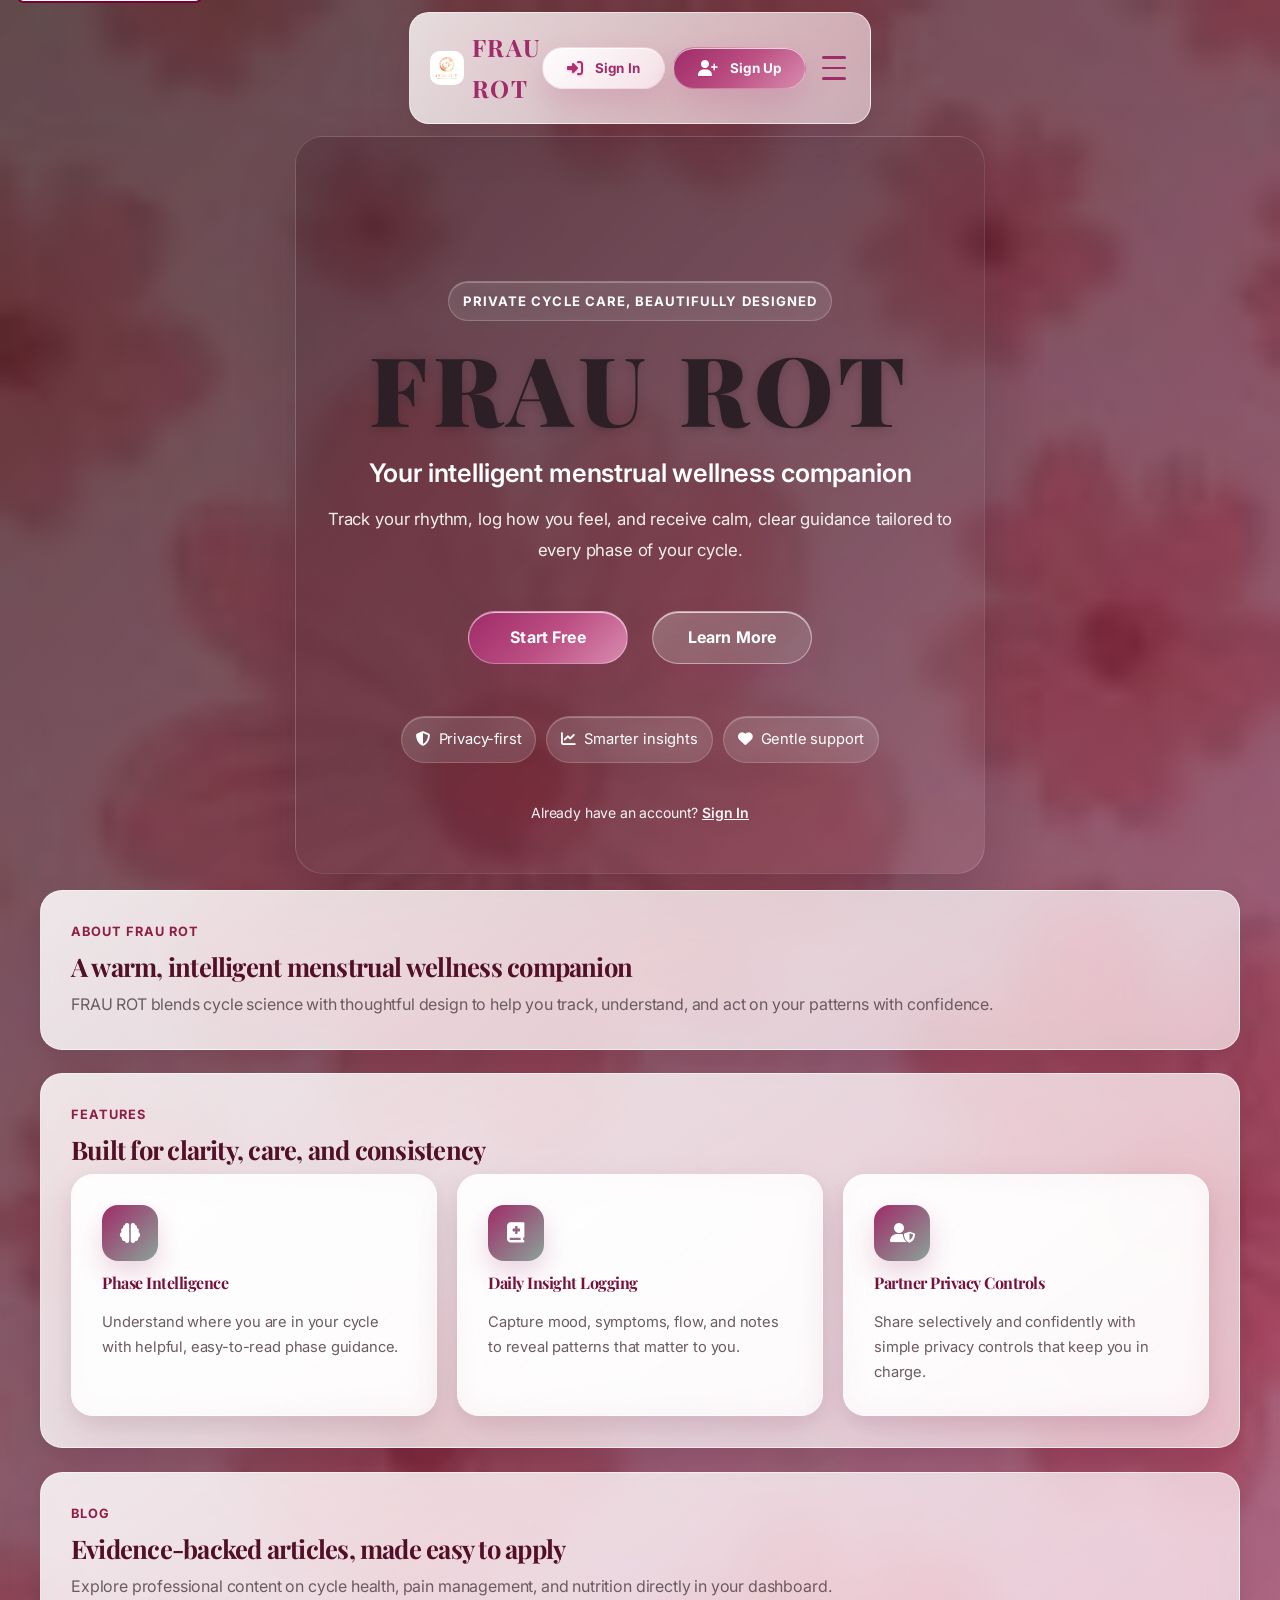
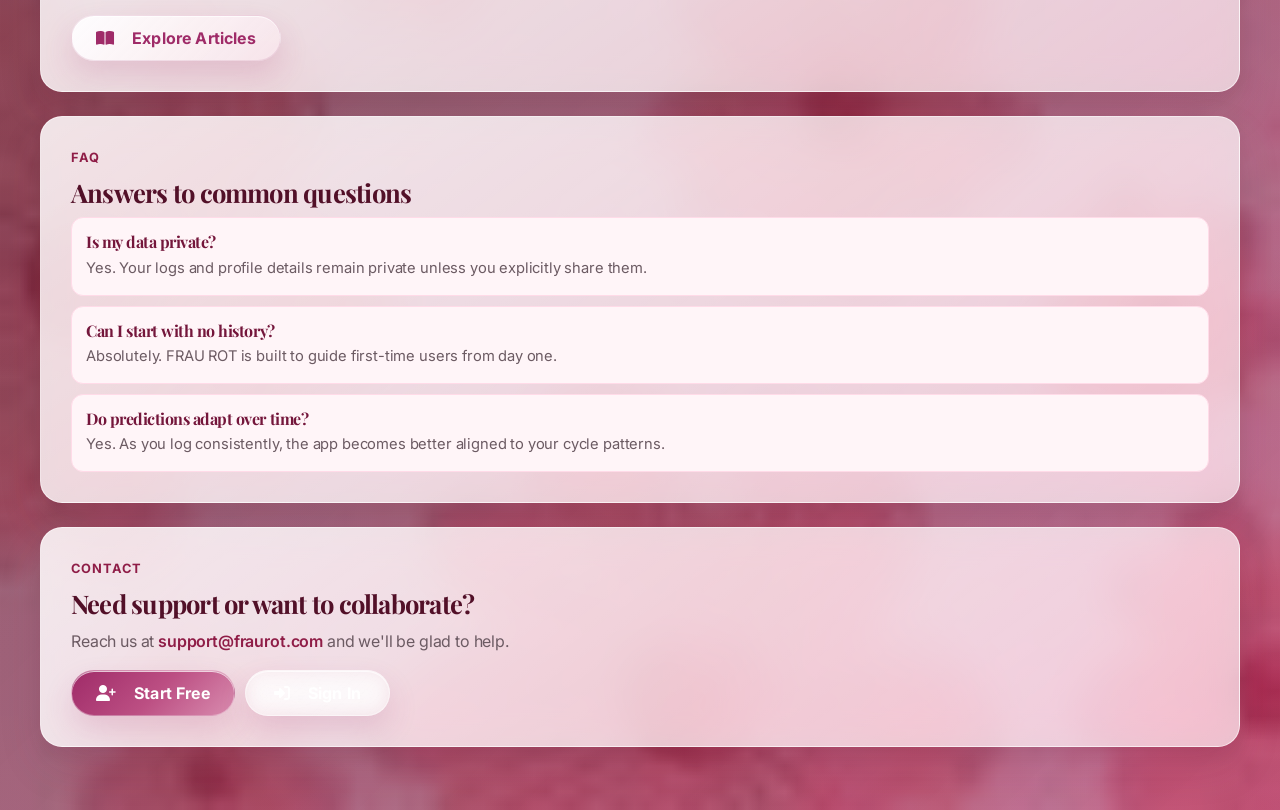
<file: index.html>
<!DOCTYPE html>
<html lang="en">
<head>
  <!--
    document metadata:
    - charset defines text encoding
    - viewport ensures responsive behavior on phones/tablets
    - description is used by search engines
  -->
  <meta charset="UTF-8">
  <meta name="viewport" content="width=device-width, initial-scale=1.0">
  <meta name="description" content="FRAU ROT - Menstrual health app. Guided by nature. Powered by you.">
  <title>FRAU ROT - Menstrual Health Companion</title>

  <!-- Fonts -->
  <link href="https://fonts.googleapis.com/css2?family=Inter:wght@300;400;500;600;700;800&family=Playfair+Display:wght@700;900&display=swap" rel="stylesheet">

  <!-- Font Awesome Icons -->
  <link rel="stylesheet" href="https://cdnjs.cloudflare.com/ajax/libs/font-awesome/6.4.0/css/all.min.css">

  <!-- Styles -->
  <!--
    Main stylesheet lives at src/style.css. This contains all visual styling
    for layout, colors, typography, and components.
  -->
  <link rel="stylesheet" href="src/style.css">
</head>

<body>
  <!--
    Accessibility note:
    - skip-link helps keyboard users jump to main content immediately.
  -->
  <a class="skip-link" href="#hero-page">Skip to main content</a>

  <!-- Page Container: root wrapper for the app; all sections are inside -->
  <div id="app-container" class="app-container">

    <!-- ===================================
         LANDING & AUTH PAGES
         =================================== -->

    <!-- Hero Section -->
    <!--
      The hero section is the first view a user sees.
      It includes navigation and CTA buttons to sign in/up.
      The class .page-section allows JS to show/hide pages via .hidden.
    -->
    <section id="hero-page" class="page-section hero">
      <nav class="navbar">
        <div class="navbar__container">
          <div class="navbar__logo">
            <img src="images/frau rot.jpg" alt="FRAU ROT Logo" width="44" height="44">
            <span class="navbar__brand">FRAU ROT</span>
          </div>
          
          <div class="navbar__menu">
            <a href="index.html" class="navbar__link"><i class="fas fa-home"></i> Home</a>
            <a href="pages/about.html" class="navbar__link"><i class="fas fa-info-circle"></i> About</a>
            <a href="pages/features.html" class="navbar__link"><i class="fas fa-star"></i> Features</a>
            <a href="pages/blog.html" class="navbar__link"><i class="fas fa-book"></i> Blog</a>
            <a href="pages/faq.html" class="navbar__link"><i class="fas fa-question-circle"></i> FAQ</a>
            <a href="pages/contact.html" class="navbar__link"><i class="fas fa-envelope"></i> Contact</a>
          </div>

          <div class="navbar__actions">
            <button type="button" class="navbar__btn navbar__btn--outline" onclick="navigateTo('login-page')">
              <i class="fas fa-sign-in-alt"></i> Sign In
            </button>
            <button type="button" class="navbar__btn navbar__btn--primary" onclick="navigateTo('signup-page')">
              <i class="fas fa-user-plus"></i> Sign Up
            </button>
          </div>

          <button class="navbar__toggle" type="button" aria-label="Toggle navigation menu" aria-expanded="false">
            <span></span>
            <span></span>
            <span></span>
          </button>
        </div>
      </nav>

      <div class="hero__content">
        <!-- Modern hero messaging for the landing experience -->
        <p class="hero__eyebrow">Private cycle care, beautifully designed</p>
        <h1 class="hero__title">FRAU ROT</h1>
        <p class="hero__subtitle">Your intelligent menstrual wellness companion</p>
        <p class="hero__description">Track your rhythm, log how you feel, and receive calm, clear guidance tailored to every phase of your cycle.</p>

        <div class="hero__buttons">
          <button type="button" class="btn btn--primary" onclick="navigateTo('signup-page')">Start Free</button>
          <a href="#landing-features" class="btn btn--secondary" data-scroll-target="landing-features">Learn More</a>
        </div>

        <div class="hero__trustbar" aria-label="Key product benefits">
          <span><i class="fas fa-shield-alt"></i> Privacy-first</span>
          <span><i class="fas fa-chart-line"></i> Smarter insights</span>
          <span><i class="fas fa-heart"></i> Gentle support</span>
        </div>

        <p class="hero__cta-text">Already have an account? <a href="#" onclick="navigateTo('login-page')" class="hero__link">Sign In</a></p>
      </div>

      <div class="landing-sections">
        <section id="landing-about" class="landing-block">
          <p class="landing-kicker">About FRAU ROT</p>
          <h2 class="landing-heading">A warm, intelligent menstrual wellness companion</h2>
          <p class="landing-copy">FRAU ROT blends cycle science with thoughtful design to help you track, understand, and act on your patterns with confidence.</p>
        </section>

        <section id="landing-features" class="landing-block">
          <p class="landing-kicker">Features</p>
          <h2 class="landing-heading">Built for clarity, care, and consistency</h2>
          <div class="landing-feature-grid">
            <article class="landing-feature-card">
              <div class="landing-feature-icon"><i class="fas fa-brain"></i></div>
              <h3>Phase Intelligence</h3>
              <p>Understand where you are in your cycle with helpful, easy-to-read phase guidance.</p>
            </article>
            <article class="landing-feature-card">
              <div class="landing-feature-icon"><i class="fas fa-book-medical"></i></div>
              <h3>Daily Insight Logging</h3>
              <p>Capture mood, symptoms, flow, and notes to reveal patterns that matter to you.</p>
            </article>
            <article class="landing-feature-card">
              <div class="landing-feature-icon"><i class="fas fa-user-shield"></i></div>
              <h3>Partner Privacy Controls</h3>
              <p>Share selectively and confidently with simple privacy controls that keep you in charge.</p>
            </article>
          </div>
        </section>

        <section id="landing-blog" class="landing-block">
          <p class="landing-kicker">Blog</p>
          <h2 class="landing-heading">Evidence-backed articles, made easy to apply</h2>
          <p class="landing-copy">Explore professional content on cycle health, pain management, and nutrition directly in your dashboard.</p>
          <button type="button" class="btn btn--light landing-inline-btn" onclick="navigateTo('articles-page')">
            <i class="fas fa-book-open"></i> Explore Articles
          </button>
        </section>

        <section id="landing-faq" class="landing-block">
          <p class="landing-kicker">FAQ</p>
          <h2 class="landing-heading">Answers to common questions</h2>
          <div class="landing-faq-list">
            <div class="landing-faq-item">
              <h3>Is my data private?</h3>
              <p>Yes. Your logs and profile details remain private unless you explicitly share them.</p>
            </div>
            <div class="landing-faq-item">
              <h3>Can I start with no history?</h3>
              <p>Absolutely. FRAU ROT is built to guide first-time users from day one.</p>
            </div>
            <div class="landing-faq-item">
              <h3>Do predictions adapt over time?</h3>
              <p>Yes. As you log consistently, the app becomes better aligned to your cycle patterns.</p>
            </div>
          </div>
        </section>

        <section id="landing-contact" class="landing-block landing-block--contact">
          <p class="landing-kicker">Contact</p>
          <h2 class="landing-heading">Need support or want to collaborate?</h2>
          <p class="landing-copy">Reach us at <a href="mailto:support@fraurot.com">support@fraurot.com</a> and we'll be glad to help.</p>
          <div class="landing-contact-actions">
            <button type="button" class="btn btn--primary" onclick="navigateTo('signup-page')">
              <i class="fas fa-user-plus"></i> Start Free
            </button>
            <button type="button" class="btn btn--secondary" onclick="navigateTo('login-page')">
              <i class="fas fa-sign-in-alt"></i> Sign In
            </button>
          </div>
        </section>
      </div>
    </section>

    <!-- Sign Up Section -->
    <!--
      This page is hidden by default (class hidden).
      JavaScript switches visible sections (hero, signup, login) as users interact.
    -->
    <section id="signup-page" class="page-section signup hidden">
      <nav class="navbar">
        <div class="navbar__container">
          <div class="navbar__logo">
            <img src="images/frau rot.jpg" alt="FRAU ROT Logo">
            <span class="navbar__brand">FRAU ROT</span>
          </div>
          <div class="navbar__menu">
            <a href="index.html" class="navbar__link"><i class="fas fa-home"></i> Home</a>
            <a href="pages/about.html" class="navbar__link"><i class="fas fa-info-circle"></i> About</a>
            <a href="pages/features.html" class="navbar__link"><i class="fas fa-star"></i> Features</a>
            <a href="pages/blog.html" class="navbar__link"><i class="fas fa-book"></i> Blog</a>
            <a href="pages/faq.html" class="navbar__link"><i class="fas fa-question-circle"></i> FAQ</a>
            <a href="pages/contact.html" class="navbar__link"><i class="fas fa-envelope"></i> Contact</a>
          </div>

          <div class="navbar__actions">
            <button class="navbar__btn navbar__btn--outline" onclick="navigateTo('login-page')">
              <i class="fas fa-sign-in-alt"></i> Sign In
            </button>
            <button class="navbar__btn navbar__btn--primary" onclick="navigateTo('signup-page')">
              <i class="fas fa-user-plus"></i> Sign Up
            </button>
          </div>

          <button class="navbar__toggle" type="button" aria-label="Toggle navigation menu" aria-expanded="false">
            <span></span>
            <span></span>
            <span></span>
          </button>
        </div>
      </nav>

      <div class="container">
        <div class="section-banner">
          <div class="section-banner__text">
            <h2 class="section-title">Hello Beautiful.</h2>
            <p class="section-subtitle">Start your wellness journey.</p>
          </div>
          <div class="section-banner__image">
            <img src="images/meditation.jpg" alt="Woman meditating for period wellness">
          </div>
        </div>

        <div class="form-container">
          <p class="form-instruction"><i class="fas fa-lock"></i> Your information is private and secure. We'll never share your data.</p>

          <form class="form" id="signup-form">
            <div class="form-group">
              <label class="form-label" for="signup-email"><i class="fas fa-envelope"></i> Email</label>
              <input id="signup-email" type="email" class="form-input form-input--underline" placeholder="Email address" autocomplete="email" required/>
            </div>

            <div class="form-row">
              <div class="form-group">
                <label class="form-label" for="signup-password"><i class="fas fa-lock"></i> Password</label>
                <input id="signup-password" type="password" class="form-input form-input--underline" placeholder="Password" autocomplete="new-password" required/>
              </div>
              <div class="form-group">
                <label class="form-label" for="signup-password-confirm"><i class="fas fa-lock"></i> Confirm</label>
                <input id="signup-password-confirm" type="password" class="form-input form-input--underline" placeholder="Confirm Password" autocomplete="new-password" required/>
              </div>
            </div>

            <div class="form-buttons">
              <button type="button" class="btn btn--light">
                <i class="fab fa-google"></i> Continue with Google
              </button>
              <button type="submit" class="btn btn--primary">Create Account</button>
            </div>
          </form>

          <p class="form-agreement">By signing up, you agree to our <a href="#" class="link">Terms of Service</a> and <a href="#" class="link">Privacy Policy</a></p>
        </div>
      </div>

      <!-- Footer -->
      <footer class="footer">
        <div class="footer__content">
          <div class="footer__section">
            <h4><i class="fas fa-heart"></i> About FRAU ROT</h4>
            <p>Your intelligent menstrual health companion, helping you understand your body naturally.</p>
          </div>
          <div class="footer__section">
            <h4><i class="fas fa-link"></i> Quick Links</h4>
            <ul>
              <li><a href="#"><i class="fas fa-info-circle"></i> About Us</a></li>
              <li><a href="#"><i class="fas fa-question-circle"></i> FAQ</a></li>
              <li><a href="#"><i class="fas fa-book"></i> Blog</a></li>
              <li><a href="#"><i class="fas fa-headset"></i> Support</a></li>
            </ul>
          </div>
          <div class="footer__section">
            <h4><i class="fas fa-phone"></i> Contact</h4>
            <p><i class="fas fa-envelope"></i> support@fraurot.com</p>
            <p><i class="fas fa-phone"></i> +1 (555) 123-4567</p>
            <p><i class="fas fa-map-marker-alt"></i> San Francisco, CA</p>
          </div>
          <div class="footer__section">
            <h4><i class="fas fa-share-alt"></i> Follow</h4>
            <div class="social-links">
              <a href="#" class="social-link" title="Facebook"><i class="fab fa-facebook-f"></i></a>
              <a href="#" class="social-link" title="Instagram"><i class="fab fa-instagram"></i></a>
              <a href="#" class="social-link" title="Twitter"><i class="fab fa-twitter"></i></a>
              <a href="#" class="social-link" title="LinkedIn"><i class="fab fa-linkedin-in"></i></a>
            </div>
          </div>
        </div>
        <div class="footer__bottom">
          <p>&copy; 2026 FRAU ROT. All rights reserved. | <a href="#">Privacy Policy</a> | <a href="#">Terms of Service</a> | <a href="#">Cookie Policy</a></p>
        </div>
      </footer>
    </section>

    <!-- Login Section -->
    <!--
      Similar to sign-up, the login section starts hidden.
      JS toggles it in response to user actions (navigateTo function).
    -->
    <section id="login-page" class="page-section login hidden">
      <nav class="navbar">
        <div class="navbar__container">
          <div class="navbar__logo">
            <img src="images/frau rot.jpg" alt="FRAU ROT Logo">
            <span class="navbar__brand">FRAU ROT</span>
          </div>
          
          <div class="navbar__menu">
            <a href="#" class="navbar__link" onclick="navigateTo('hero-page')"><i class="fas fa-home"></i> Home</a>
            <a href="#" class="navbar__link"><i class="fas fa-info-circle"></i> About</a>
            <a href="#" class="navbar__link"><i class="fas fa-star"></i> Features</a>
            <a href="#" class="navbar__link"><i class="fas fa-book"></i> Blog</a>
            <a href="#" class="navbar__link"><i class="fas fa-question-circle"></i> FAQ</a>
            <a href="#" class="navbar__link"><i class="fas fa-envelope"></i> Contact</a>
          </div>

          <div class="navbar__actions">
            <button class="navbar__btn navbar__btn--outline" onclick="navigateTo('login-page')">
              <i class="fas fa-sign-in-alt"></i> Sign In
            </button>
            <button class="navbar__btn navbar__btn--primary" onclick="navigateTo('signup-page')">
              <i class="fas fa-user-plus"></i> Sign Up
            </button>
          </div>

          <button class="navbar__toggle" type="button" aria-label="Toggle navigation menu" aria-expanded="false">
            <span></span>
            <span></span>
            <span></span>
          </button>
        </div>
      </nav>

      <div class="container">
        <div class="section-banner">
          <div class="section-banner__text">
            <h2 class="section-title">Welcome Back.</h2>
            <p class="section-subtitle">Return to your calm, private wellness space.</p>
          </div>
          <div class="section-banner__image">
            <img src="images/vector of woc.jpg" alt="Women illustration">
          </div>
        </div>

        <div class="form-container">
          <form class="form" id="login-form">
            <div class="form-row">
              <div class="form-group">
                <label class="form-label" for="login-email"><i class="fas fa-envelope"></i> Email</label>
                <input id="login-email" type="email" class="form-input form-input--underline" placeholder="Email address" autocomplete="email" required/>
              </div>
              <div class="form-group">
                <label class="form-label" for="login-password"><i class="fas fa-lock"></i> Password</label>
                <input id="login-password" type="password" class="form-input form-input--underline" placeholder="Password" autocomplete="current-password" required/>
              </div>
            </div>

            <div class="signin-options">
              <div class="signin-option">
                <input type="checkbox" id="apple-signin" class="checkbox">
                <label for="apple-signin" class="checkbox-label"><i class="fab fa-apple"></i> Enable Sign In With Apple</label>
              </div>
            </div>

            <div class="form-buttons">
              <button type="button" class="btn btn--apple" id="login-apple-btn">
                <i class="fab fa-apple"></i> Sign In with Apple
              </button>
              <button type="button" class="btn btn--light" id="login-google-btn">
                <i class="fab fa-google"></i> Continue with Google
              </button>
              <button type="submit" class="btn btn--primary" id="login-submit-btn">Sign In</button>
            </div>
          </form>

          <div class="login-footer">
            <a href="#" class="link"><i class="fas fa-key"></i> Forgot your password?</a>
            <span class="separator">&bull;</span>
            <a href="#" onclick="navigateTo('signup-page')" class="link"><i class="fas fa-user-plus"></i> Create account</a>
          </div>
        </div>
      </div>

      <!-- Footer -->
      <footer class="footer">
        <div class="footer__content">
          <div class="footer__section">
            <h4><i class="fas fa-heart"></i> About FRAU ROT</h4>
            <p>Your intelligent menstrual health companion, helping you understand your body naturally.</p>
          </div>
          <div class="footer__section">
            <h4><i class="fas fa-link"></i> Quick Links</h4>
            <ul>
              <li><a href="#"><i class="fas fa-info-circle"></i> About Us</a></li>
              <li><a href="#"><i class="fas fa-question-circle"></i> FAQ</a></li>
              <li><a href="#"><i class="fas fa-book"></i> Blog</a></li>
              <li><a href="#"><i class="fas fa-headset"></i> Support</a></li>
            </ul>
          </div>
          <div class="footer__section">
            <h4><i class="fas fa-phone"></i> Contact</h4>
            <p><i class="fas fa-envelope"></i> support@fraurot.com</p>
            <p><i class="fas fa-phone"></i> +233 50 019 765</p>
            <p><i class="fas fa-map-marker-alt"></i>  Tema, Gh</p>
          </div>
          <div class="footer__section">
            <h4><i class="fas fa-share-alt"></i> Follow</h4>
            <div class="social-links">
              <a href="#" class="social-link" title="Facebook"><i class="fab fa-facebook-f"></i></a>
              <a href="#" class="social-link" title="Instagram"><i class="fab fa-instagram"></i></a>
              <a href="#" class="social-link" title="Twitter"><i class="fab fa-twitter"></i></a>
              <a href="#" class="social-link" title="LinkedIn"><i class="fab fa-linkedin-in"></i></a>
            </div>
          </div>
        </div>
        <div class="footer__bottom">
          <p>&copy; 2026 FRAU ROT. All rights reserved. | <a href="#">Privacy Policy</a> | <a href="#">Terms of Service</a> | <a href="#">Cookie Policy</a></p>
        </div>
      </footer>
    </section>

    <!-- ===================================
         ONBOARDING PAGES
         =================================== -->

    <!-- Welcome Screen -->
    <section id="welcome-page" class="page-section welcome-hero hidden">
      <div class="onboarding-content">
        <i class="fas fa-heart" style="font-size: 64px; color: white; margin-bottom: 32px;"></i>
        <h1 class="onboarding-title"><i class="fas fa-star"></i> Welcome!</h1>
        <p class="onboarding-subtitle">Let's set up your menstrual health companion to help you understand your body better</p>
        <button class="btn btn--primary btn--lg" onclick="navigateTo('cycle-length-page')"><i class="fas fa-arrow-right"></i> Get Started</button>
      </div>
    </section>

    <!-- Cycle Length Input -->
    <section id="cycle-length-page" class="page-section cycle-length-page hidden">
      <div class="onboarding-card">
        <h2 class="onboarding-question"><i class="fas fa-calendar-alt"></i> What is your typical cycle length?</h2>
        <p class="onboarding-hint"><i class="fas fa-info-circle"></i> This helps us predict your cycle phases</p>
        
        <div class="chips-container" id="cycle-length-chips">
          <button class="chip" onclick="selectChip(this, 'cycle-length', 21)">21 days</button>
          <button class="chip" onclick="selectChip(this, 'cycle-length', 24)">24 days</button>
          <button class="chip" onclick="selectChip(this, 'cycle-length', 28)">28 days</button>
          <button class="chip" onclick="selectChip(this, 'cycle-length', 30)">30 days</button>
          <button class="chip" onclick="selectChip(this, 'cycle-length', 35)">35 days</button>
          <button class="chip" onclick="selectChip(this, 'cycle-length', 40)">40 days</button>
        </div>

        <button class="btn btn--primary btn--lg" onclick="navigateTo('dashboard-page')" id="cycle-continue-btn" disabled>Continue</button>
      </div>
    </section>

    <!-- ===================================
         MAIN APP PAGES (WITH SIDEBAR NAV)
         =================================== -->

    <!-- Dashboard -->
    <section id="dashboard-page" class="page-section dashboard-page hidden">
      <div class="app-layout">
        <!-- Sidebar Navigation -->
        <aside class="sidebar">
          <div class="sidebar__header">
            <img src="images/frau rot.jpg" alt="FRAU ROT Logo" class="sidebar__logo">
          </div>
          <nav class="sidebar__nav">
            <a href="#" onclick="navigateTo('dashboard-page')" class="nav-item active" data-page="dashboard">
              <span class="nav-icon">📊</span>
              <span class="nav-label">Cycles</span>
            </a>
            <a href="#" onclick="navigateTo('insights-page')" class="nav-item" data-page="insights">
              <span class="nav-icon">💡</span>
              <span class="nav-label">Insights</span>
            </a>
            <a href="#" onclick="navigateTo('reminders-page')" class="nav-item" data-page="reminders">
              <span class="nav-icon">🔔</span>
              <span class="nav-label">Reminders</span>
            </a>
            <a href="#" onclick="navigateTo('profile-page')" class="nav-item" data-page="profile">
              <span class="nav-icon">👤</span>
              <span class="nav-label">Profile</span>
            </a>
          </nav>
          <div class="sidebar__footer">
            <button class="btn btn--light btn--sm" onclick="navigateTo('hero-page')">Logout</button>
          </div>
        </aside>

        <!-- Main Content -->
        <main class="main-content">
          <div class="dashboard-header">
            <h1 class="page-title"><i class="fas fa-home"></i> Welcome Back, <span id="dashboard-welcome-name">Ewura</span></h1>
            <p class="page-subtitle">Your cycle, your insights, your power 💜</p>
          </div>

          <div class="dashboard-grid">
            <!-- Today Card -->
            <div class="card card--today">
              <h2 class="card__title"><i class="fas fa-heart"></i> How You're Feeling</h2>
              <div class="today-phase">
                <div id="today-phase-badge" class="phase-badge phase-badge--menstrual">Menstrual Phase</div>
                <p id="today-info" class="today-info">You're on Day 2 of your cycle</p>
                <p id="today-subtext" class="today-subtext">Take it easy. You deserve rest today 🫂</p>
              </div>
            </div>

            <!-- Quick Actions -->
            <div class="card card--actions">
              <h3 class="card__title"><i class="fas fa-hand-fist"></i> Take Action</h3>
              <button class="btn btn--primary btn--block" onclick="navigateTo('add-period-page')">
                <i class="fas fa-calendar-plus"></i> Log Your Period
              </button>
              <button id="record-feel-btn" class="btn btn--light btn--block" onclick="navigateTo('insights-page')">
                <i class="fas fa-pen-fancy"></i> Record How You Feel
              </button>
            </div>
          </div>

          <!-- Cycle Insights -->
          <div class="insights-summary">
            <h3 class="section-label"><i class="fas fa-chart-line"></i> Your Cycle at a Glance</h3>
            <div class="insights-grid">
              <div class="insight-card">
                <i class="fas fa-calendar" style="color: var(--color-primary-pink); font-size: 24px; margin-bottom: 8px;"></i>
                <div class="insight-value">28</div>
                <div class="insight-label">Days</div>
              </div>
              <div class="insight-card">
                <i class="fas fa-droplet" style="color: var(--color-primary-pink); font-size: 24px; margin-bottom: 8px;"></i>
                <div class="insight-value">5</div>
                <div class="insight-label">Expected Flow</div>
              </div>
              <div class="insight-card">
                <i class="fas fa-egg" style="color: var(--color-primary-pink); font-size: 24px; margin-bottom: 8px;"></i>
                <div class="insight-value">8</div>
                <div class="insight-label">Days to Ovulation</div>
              </div>
            </div>
          </div>
        </main>
      </div>
    </section>

    <!-- Insights Page -->
    <section id="insights-page" class="page-section insights-page hidden">
      <div class="app-layout">
        <!-- Sidebar Navigation -->
        <aside class="sidebar">
          <div class="sidebar__header">
            <img src="images/frau rot.jpg" alt="FRAU ROT Logo" class="sidebar__logo">
          </div>
          <nav class="sidebar__nav">
            <a href="#" onclick="navigateTo('dashboard-page')" class="nav-item" data-page="dashboard">
              <span class="nav-icon">📊</span>
              <span class="nav-label">Cycles</span>
            </a>
            <a href="#" onclick="navigateTo('insights-page')" class="nav-item active" data-page="insights">
              <span class="nav-icon">💡</span>
              <span class="nav-label">Insights</span>
            </a>
            <a href="#" onclick="navigateTo('reminders-page')" class="nav-item" data-page="reminders">
              <span class="nav-icon">🔔</span>
              <span class="nav-label">Reminders</span>
            </a>
            <a href="#" onclick="navigateTo('profile-page')" class="nav-item" data-page="profile">
              <span class="nav-icon">👤</span>
              <span class="nav-label">Profile</span>
            </a>
          </nav>
          <div class="sidebar__footer">
            <button class="btn btn--light btn--sm" onclick="navigateTo('hero-page')">Logout</button>
          </div>
        </aside>

        <!-- Main Content -->
        <main class="main-content">
          <h1 class="page-title">Today's Insights</h1>

          <div class="insights-container">
            <!-- Left Column -->
            <div class="insights-left">
              <!-- Mood Selector -->
              <div class="insight-section">
                <h3 class="insight-title"><i class="fas fa-smile"></i> How are you feeling?</h3>
                <div class="chips-container">
                  <button class="chip" onclick="selectChip(this, 'mood', 'happy')"><i class="fas fa-face-grin"></i> Happy</button>
                  <button class="chip" onclick="selectChip(this, 'mood', 'neutral')"><i class="fas fa-face-meh"></i> Neutral</button>
                  <button class="chip" onclick="selectChip(this, 'mood', 'sad')"><i class="fas fa-face-frown"></i> Sad</button>
                  <button class="chip" onclick="selectChip(this, 'mood', 'energetic')"><i class="fas fa-bolt"></i> Energetic</button>
                  <button class="chip" onclick="selectChip(this, 'mood', 'tired')"><i class="fas fa-bed"></i> Tired</button>
                  <button class="chip" onclick="selectChip(this, 'mood', 'anxious')"><i class="fas fa-heart-pulse"></i> Anxious</button>
                </div>
              </div>

              <!-- Symptoms -->
              <div class="insight-section">
                <h3 class="insight-title"><i class="fas fa-heartbeat"></i> Symptoms</h3>
                <div class="chips-container">
                  <button class="chip" onclick="selectChip(this, 'symptoms', 'cramps')"><i class="fas fa-wave-sine"></i> Cramps</button>
                  <button class="chip" onclick="selectChip(this, 'symptoms', 'headache')"><i class="fas fa-head-side-virus"></i> Headache</button>
                  <button class="chip" onclick="selectChip(this, 'symptoms', 'bloating')"><i class="fas fa-person"></i> Bloating</button>
                  <button class="chip" onclick="selectChip(this, 'symptoms', 'fatigue')"><i class="fas fa-running"></i> Fatigue</button>
                  <button class="chip" onclick="selectChip(this, 'symptoms', 'acne')"><i class="fas fa-spa"></i> Acne</button>
                  <button class="chip" onclick="selectChip(this, 'symptoms', 'pms')"><i class="fas fa-triangle-exclamation"></i> PMS</button>
                </div>
              </div>

              <!-- Discharge -->
              <div class="insight-section">
                <h3 class="insight-title"><i class="fas fa-droplet"></i> Discharge</h3>
                <div class="chips-container">
                  <button class="chip" onclick="selectChip(this, 'discharge', 'light')"><i class="fas fa-minus"></i> Light</button>
                  <button class="chip" onclick="selectChip(this, 'discharge', 'moderate')"><i class="fas fa-equals"></i> Moderate</button>
                  <button class="chip" onclick="selectChip(this, 'discharge', 'heavy')"><i class="fas fa-plus"></i> Heavy</button>
                  <button class="chip" onclick="selectChip(this, 'discharge', 'stretchy')"><i class="fas fa-arrows-alt"></i> Stretchy</button>
                </div>
              </div>

              <!-- Flow -->
              <div class="insight-section">
                <h3 class="insight-title"><i class="fas fa-water"></i> Flow</h3>
                <div class="chips-container">
                  <button class="chip" onclick="selectChip(this, 'flow', 'light')"><i class="fas fa-droplet"></i> Light</button>
                  <button class="chip" onclick="selectChip(this, 'flow', 'moderate')"><i class="fas fa-droplets"></i> Moderate</button>
                  <button class="chip" onclick="selectChip(this, 'flow', 'heavy')"><i class="fas fa-water"></i> Heavy</button>
                </div>
              </div>

              <!-- Sex Activity -->
              <div class="insight-section">
                <h3 class="insight-title"><i class="fas fa-heart"></i> Sexual Activity</h3>
                <div class="chips-container">
                  <button class="chip" onclick="selectChip(this, 'sex', 'yes')"><i class="fas fa-check"></i> Yes</button>
                  <button class="chip" onclick="selectChip(this, 'sex', 'no')"><i class="fas fa-times"></i> No</button>
                  <button class="chip" onclick="selectChip(this, 'sex', 'prefer-not')"><i class="fas fa-eye-slash"></i> Prefer not to say</button>
                </div>
              </div>
            </div>

            <!-- Right Column -->
            <div class="insights-right">
              <!-- Notes -->
              <div class="insight-section">
                <h3 class="insight-title"><i class="fas fa-sticky-note"></i> Notes</h3>
                <textarea id="insights-notes" class="form-input form-input--textarea" placeholder="Add any additional notes about your day..." rows="8"></textarea>
                <button id="save-insights-btn" type="button" class="btn btn--primary btn--block mt-lg" onclick="saveCurrentInsight()"><i class="fas fa-save"></i> Save Notes</button>
              </div>

              <!-- Summary Card -->
              <div class="card card--summary">
                <h3 class="card__title"><i class="fas fa-chart-pie"></i> Summary</h3>
                <div class="summary-item">
                  <span class="summary-label"><i class="fas fa-circle-dot"></i> Cycle Phase:</span>
                  <span id="summary-phase" class="summary-value">Menstrual</span>
                </div>
                <div class="summary-item">
                  <span class="summary-label"><i class="fas fa-calendar-days"></i> Day:</span>
                  <span id="summary-day" class="summary-value">2 of 28</span>
                </div>
                <div class="summary-item">
                  <span class="summary-label"><i class="fas fa-star"></i> Next Event:</span>
                  <span id="summary-next-event" class="summary-value">Ovulation (8 days)</span>
                </div>
              </div>
            </div>
          </div>

          <!-- Articles Section -->
          <div class="articles-section">
            <h2 class="section-title"><i class="fas fa-newspaper"></i> Recommended Articles</h2>
            <p class="section-subtitle">Learn more about your menstrual health</p>
            
            <div class="articles-grid">
              <article class="article-card">
                <div class="article-image article-image--cycle"></div>
                <div class="article-content">
                  <h3 class="article-title"><i class="fas fa-dna"></i> Understanding Your Cycle</h3>
                  <p class="article-description">Learn about the 4 phases of your menstrual cycle and what happens in each phase.</p>
                  <a href="#" class="article-link"><i class="fas fa-arrow-right"></i> Read More</a>
                </div>
              </article>

              <article class="article-card">
                <div class="article-image article-image--pain"></div>
                <div class="article-content">
                  <h3 class="article-title"><i class="fas fa-spa"></i> Managing Period Pain</h3>
                  <p class="article-description">Effective strategies and natural remedies for managing menstrual cramps.</p>
                  <a href="#" class="article-link"><i class="fas fa-arrow-right"></i> Read More</a>
                </div>
              </article>

              <article class="article-card">
                <div class="article-image article-image--nutrition"></div>
                <div class="article-content">
                  <h3 class="article-title"><i class="fas fa-apple"></i> Nutrition & Your Cycle</h3>
                  <p class="article-description">Discover the best foods to eat during each phase of your cycle.</p>
                  <a href="#" class="article-link"><i class="fas fa-arrow-right"></i> Read More</a>
                </div>
              </article>
            </div>
          </div>
        </main>
      </div>
    </section>

    <!-- Reminders / Phases Page -->
    <section id="reminders-page" class="page-section reminders-page hidden">
      <div class="app-layout">
        <!-- Sidebar Navigation -->
        <aside class="sidebar">
          <div class="sidebar__header">
            <img src="images/frau rot.jpg" alt="FRAU ROT Logo" class="sidebar__logo">
          </div>
          <nav class="sidebar__nav">
            <a href="#" onclick="navigateTo('dashboard-page')" class="nav-item" data-page="dashboard">
              <span class="nav-icon">📊</span>
              <span class="nav-label">Cycles</span>
            </a>
            <a href="#" onclick="navigateTo('insights-page')" class="nav-item" data-page="insights">
              <span class="nav-icon">💡</span>
              <span class="nav-label">Insights</span>
            </a>
            <a href="#" onclick="navigateTo('reminders-page')" class="nav-item active" data-page="reminders">
              <span class="nav-icon">🔔</span>
              <span class="nav-label">Reminders</span>
            </a>
            <a href="#" onclick="navigateTo('profile-page')" class="nav-item" data-page="profile">
              <span class="nav-icon">👤</span>
              <span class="nav-label">Profile</span>
            </a>
          </nav>
          <div class="sidebar__footer">
            <button class="btn btn--light btn--sm" onclick="navigateTo('hero-page')">Logout</button>
          </div>
        </aside>

        <!-- Main Content -->
        <main class="main-content">
          <h1 class="page-title">Cycle Phases</h1>

          <div class="phases-container">
            <div class="phase-row">
              <div class="phase-card">
                <div class="phase-badge phase-badge--menstrual"><i class="fas fa-water"></i> Menstrual</div>
                <p class="phase-duration">Days 1-5</p>
                <p class="phase-description">Shedding of the uterine lining. Focus on rest and self-care.</p>
              </div>
              <div class="phase-details">
                <p class="detail-label"><i class="fas fa-calendar-alt"></i> November 18-22, 2025</p>
                <a href="#" class="detail-link"><i class="fas fa-bell"></i> Set Reminder</a>
              </div>
            </div>

            <div class="phase-row">
              <div class="phase-card">
                <div class="phase-badge phase-badge--follicular"><i class="fas fa-leaf"></i> Follicular</div>
                <p class="phase-duration">Days 6-13</p>
                <p class="phase-description">Rising energy. Great time for new projects and social activities.</p>
              </div>
              <div class="phase-details">
                <p class="detail-label"><i class="fas fa-calendar-alt"></i> November 23-30, 2025</p>
                <a href="#" class="detail-link"><i class="fas fa-bell"></i> Set Reminder</a>
              </div>
            </div>

            <div class="phase-row">
              <div class="phase-card">
                <div class="phase-badge phase-badge--ovulation"><i class="fas fa-star"></i> Ovulation</div>
                <p class="phase-duration">Days 14-15</p>
                <p class="phase-description">Peak energy and fertility. Confidence and social confidence at highest.</p>
              </div>
              <div class="phase-details">
                <p class="detail-label"><i class="fas fa-calendar-alt"></i> December 1-2, 2025</p>
                <a href="#" class="detail-link"><i class="fas fa-bell"></i> Set Reminder</a>
              </div>
            </div>

            <div class="phase-row">
              <div class="phase-card">
                <div class="phase-badge phase-badge--luteal"><i class="fas fa-moon"></i> Luteal</div>
                <p class="phase-duration">Days 16-28</p>
                <p class="phase-description">Preparing for menstruation. Inward focus, rest, and nutrition important.</p>
              </div>
              <div class="phase-details">
                <p class="detail-label"><i class="fas fa-calendar-alt"></i> December 3-15, 2025</p>
                <a href="#" class="detail-link"><i class="fas fa-bell"></i> Set Reminder</a>
              </div>
            </div>
          </div>
        </main>
      </div>
    </section>

    <!-- Add Period Screen -->
    <section id="add-period-page" class="page-section add-period-page hidden">
      <div class="app-layout">
        <aside class="sidebar">
          <div class="sidebar__header">
            <img src="images/frau rot.jpg" alt="FRAU ROT Logo" class="sidebar__logo">
          </div>
          <nav class="sidebar__nav">
            <a href="#" onclick="navigateTo('dashboard-page')" class="nav-item active" data-page="dashboard">
              <span class="nav-icon">📊</span>
              <span class="nav-label">Cycles</span>
            </a>
            <a href="#" onclick="navigateTo('insights-page')" class="nav-item" data-page="insights">
              <span class="nav-icon">💡</span>
              <span class="nav-label">Insights</span>
            </a>
            <a href="#" onclick="navigateTo('reminders-page')" class="nav-item" data-page="reminders">
              <span class="nav-icon">🔔</span>
              <span class="nav-label">Reminders</span>
            </a>
            <a href="#" onclick="navigateTo('profile-page')" class="nav-item" data-page="profile">
              <span class="nav-icon">👤</span>
              <span class="nav-label">Profile</span>
            </a>
          </nav>
          <div class="sidebar__footer">
            <button class="btn btn--light btn--sm" onclick="navigateTo('hero-page')">Logout</button>
          </div>
        </aside>

        <main class="main-content">
          <div class="modal-card">
            <h1 class="modal-title"><i class="fas fa-calendar-plus"></i> Add Period</h1>
            <p class="modal-subtitle">Mark the first day of your period</p>

            <form class="form" id="add-period-form">
              <div class="form-group">
                <label class="form-label" for="period-date"><i class="fas fa-calendar-days"></i> Date</label>
                <input id="period-date" type="date" class="form-input" required>
              </div>

              <div class="form-group">
                <label class="form-label"><i class="fas fa-droplet"></i> Flow</label>
                <div class="chips-container">
                  <button type="button" class="chip" onclick="selectChip(this, 'add-flow', 'light')"><i class="fas fa-droplet"></i> Light</button>
                  <button type="button" class="chip" onclick="selectChip(this, 'add-flow', 'moderate')"><i class="fas fa-droplets"></i> Moderate</button>
                  <button type="button" class="chip" onclick="selectChip(this, 'add-flow', 'heavy')"><i class="fas fa-water"></i> Heavy</button>
                </div>
              </div>

              <div class="form-buttons">
                <button type="submit" class="btn btn--primary btn--block"><i class="fas fa-check"></i> Add Period</button>
                <button type="button" class="btn btn--light btn--block" onclick="navigateTo('dashboard-page')"><i class="fas fa-times"></i> Cancel</button>
              </div>
            </form>
          </div>
        </main>
      </div>
    </section>

    <!-- Profile Page (Placeholder) -->
    <section id="profile-page" class="page-section profile-page hidden">
      <div class="app-layout">
        <aside class="sidebar">
          <div class="sidebar__header">
            <img src="images/frau rot.jpg" alt="FRAU ROT Logo" class="sidebar__logo">
          </div>
          <nav class="sidebar__nav">
            <a href="#" onclick="navigateTo('dashboard-page')" class="nav-item" data-page="dashboard">
              <i class="fas fa-home"></i>
              <span class="nav-label">Home</span>
            </a>
            <a href="#" onclick="navigateTo('calendar-page')" class="nav-item" data-page="calendar">
              <i class="fas fa-calendar-alt"></i>
              <span class="nav-label">Calendar</span>
            </a>
            <a href="#" onclick="navigateTo('cycle-timeline-page')" class="nav-item" data-page="cycle">
              <i class="fas fa-circle-notch"></i>
              <span class="nav-label">Your Cycle</span>
            </a>
            <a href="#" onclick="navigateTo('insights-page')" class="nav-item" data-page="insights">
              <i class="fas fa-chart-line"></i>
              <span class="nav-label">Insights</span>
            </a>
            <a href="#" onclick="navigateTo('articles-page')" class="nav-item" data-page="articles">
              <i class="fas fa-book-open"></i>
              <span class="nav-label">Learn</span>
            </a>
            <a href="#" onclick="navigateTo('logs-page')" class="nav-item" data-page="logs">
              <i class="fas fa-history"></i>
              <span class="nav-label">Logs</span>
            </a>
            <a href="#" onclick="navigateTo('partner-page')" class="nav-item" data-page="partner">
              <i class="fas fa-heart"></i>
              <span class="nav-label">Partner</span>
            </a>
            <a href="#" onclick="navigateTo('profile-page')" class="nav-item" data-page="profile">
              <i class="fas fa-cog"></i>
              <span class="nav-label">Settings</span>
            </a>
          </nav>
          <div class="sidebar__footer">
            <button class="btn btn--light btn--sm" onclick="navigateTo('hero-page')">Logout</button>
          </div>
        </aside>

        <main class="main-content">
          <h1 class="page-title">My Profile</h1>
          <div class="profile-grid">
            <!-- Account Section -->
            <div class="card">
              <h2 class="card__title"><i class="fas fa-user"></i> Account Information</h2>
              <div class="form-group">
                <label class="form-label" for="profile-name">Name</label>
                <input id="profile-name" type="text" class="form-input form-input--underline" value="" />
              </div>
              <div class="form-group">
                <label class="form-label" for="profile-email">Email</label>
                <input id="profile-email" type="email" class="form-input form-input--underline" value="" />
              </div>
              <button id="profile-save-btn" class="btn btn--primary" style="margin-top: 16px;"><i class="fas fa-save"></i> Save Changes</button>
            </div>

            <!-- Cycle Settings -->
            <div class="card">
              <h2 class="card__title"><i class="fas fa-cog"></i> Cycle Preferences</h2>
              <div class="form-group">
                <label class="form-label" for="profile-cycle-length">Average Cycle Length</label>
                <select id="profile-cycle-length" class="form-input form-input--underline">
                  <option value="21">21 days</option>
                  <option value="24">24 days</option>
                  <option value="26">26 days</option>
                  <option value="28">28 days</option>
                  <option value="30">30 days</option>
                  <option value="32">32 days</option>
                  <option value="35">35 days</option>
                  <option value="40">40 days</option>
                </select>
              </div>
              <div class="form-group">
                <label class="form-label">Period Duration</label>
                <select class="form-input form-input--underline">
                  <option>5 days</option>
                  <option>3 days</option>
                  <option>4 days</option>
                  <option>7 days</option>
                </select>
              </div>
            </div>

            <!-- Notifications -->
            <div class="card">
              <h2 class="card__title"><i class="fas fa-bell"></i> Notifications</h2>
              <div class="toggle-group">
                <div class="toggle-item">
                  <span>Period Reminders</span>
                  <label class="toggle-switch">
                    <input type="checkbox" checked />
                    <span class="toggle-slider"></span>
                  </label>
                </div>
                <div class="toggle-item">
                  <span>Ovulation Alerts</span>
                  <label class="toggle-switch">
                    <input type="checkbox" checked />
                    <span class="toggle-slider"></span>
                  </label>
                </div>
                <div class="toggle-item">
                  <span>Daily Tips</span>
                  <label class="toggle-switch">
                    <input type="checkbox" />
                    <span class="toggle-slider"></span>
                  </label>
                </div>
              </div>
            </div>

            <!-- Privacy & Data -->
            <div class="card">
              <h2 class="card__title"><i class="fas fa-lock"></i> Privacy & Data</h2>
              <p style="color: #666; margin-bottom: 16px; font-size: 14px;">Your data is always private and secure. We never share your cycle information without permission.</p>
              <button id="download-data-btn" type="button" class="btn btn--light" onclick="downloadCurrentUserData()"><i class="fas fa-download"></i> Download My Data</button>
              <button id="clear-data-btn" type="button" class="btn btn--light" style="margin-top: 8px;"><i class="fas fa-trash-alt"></i> Clear All Data</button>
            </div>
          </div>
        </main>
      </div>
    </section>

    <!-- ===================================
         CALENDAR PAGE
         =================================== -->
    <section id="calendar-page" class="page-section calendar-page hidden">
      <div class="app-layout">
        <aside class="sidebar">
          <div class="sidebar__header">
            <img src="images/frau rot.jpg" alt="FRAU ROT Logo" class="sidebar__logo">
          </div>
          <nav class="sidebar__nav">
            <a href="#" onclick="navigateTo('dashboard-page')" class="nav-item" data-page="dashboard">
              <i class="fas fa-home"></i>
              <span class="nav-label">Home</span>
            </a>
            <a href="#" onclick="navigateTo('calendar-page')" class="nav-item active" data-page="calendar">
              <i class="fas fa-calendar-alt"></i>
              <span class="nav-label">Calendar</span>
            </a>
            <a href="#" onclick="navigateTo('cycle-timeline-page')" class="nav-item" data-page="cycle">
              <i class="fas fa-circle-notch"></i>
              <span class="nav-label">Your Cycle</span>
            </a>
            <a href="#" onclick="navigateTo('insights-page')" class="nav-item" data-page="insights">
              <i class="fas fa-chart-line"></i>
              <span class="nav-label">Insights</span>
            </a>
            <a href="#" onclick="navigateTo('articles-page')" class="nav-item" data-page="articles">
              <i class="fas fa-book-open"></i>
              <span class="nav-label">Learn</span>
            </a>
            <a href="#" onclick="navigateTo('logs-page')" class="nav-item" data-page="logs">
              <i class="fas fa-history"></i>
              <span class="nav-label">Logs</span>
            </a>
            <a href="#" onclick="navigateTo('partner-page')" class="nav-item" data-page="partner">
              <i class="fas fa-heart"></i>
              <span class="nav-label">Partner</span>
            </a>
            <a href="#" onclick="navigateTo('profile-page')" class="nav-item" data-page="profile">
              <i class="fas fa-cog"></i>
              <span class="nav-label">Settings</span>
            </a>
          </nav>
          <div class="sidebar__footer">
            <button class="btn btn--light btn--sm" onclick="navigateTo('hero-page')">Logout</button>
          </div>
        </aside>

        <main class="main-content">
          <h1 class="page-title"><i class="fas fa-calendar-alt"></i> Your Calendar</h1>
          <div class="card">
            <div class="calendar-header">
              <button class="btn btn--light btn--sm" type="button" aria-label="Previous month" onclick="goToPreviousMonth()"><i class="fas fa-chevron-left"></i></button>
              <h2 id="calendar-month-title" style="text-align: center; flex: 1;">March 2026</h2>
              <button class="btn btn--light btn--sm" type="button" aria-label="Next month" onclick="goToNextMonth()"><i class="fas fa-chevron-right"></i></button>
            </div>
            <div id="calendar-grid-container">
              <!-- Calendar will be generated here -->
            </div>
          </div>

          <!-- Legend -->
          <div class="card" style="margin-top: 24px;">
            <h3 class="card__title">Cycle Phases</h3>
            <div style="display: grid; grid-template-columns: repeat(auto-fit, minmax(200px, 1fr)); gap: 16px;">
              <div style="display: flex; align-items: center; gap: 12px;">
                <div style="width: 20px; height: 20px; background: #C4004E; border-radius: 4px;"></div>
                <span>Menstrual (Period)</span>
              </div>
              <div style="display: flex; align-items: center; gap: 12px;">
                <div style="width: 20px; height: 20px; background: #FF8FA3; border-radius: 4px;"></div>
                <span>Follicular</span>
              </div>
              <div style="display: flex; align-items: center; gap: 12px;">
                <div style="width: 20px; height: 20px; background: #FFB3C1; border-radius: 4px;"></div>
                <span>Ovulation</span>
              </div>
              <div style="display: flex; align-items: center; gap: 12px;">
                <div style="width: 20px; height: 20px; background: #E85D8A; border-radius: 4px;"></div>
                <span>Luteal</span>
              </div>
            </div>
          </div>
        </main>
      </div>
    </section>

    <!-- ===================================
         CYCLE TIMELINE PAGE
         =================================== -->
    <section id="cycle-timeline-page" class="page-section cycle-timeline-page hidden">
      <div class="app-layout">
        <aside class="sidebar">
          <div class="sidebar__header">
            <img src="images/frau rot.jpg" alt="FRAU ROT Logo" class="sidebar__logo">
          </div>
          <nav class="sidebar__nav">
            <a href="#" onclick="navigateTo('dashboard-page')" class="nav-item" data-page="dashboard">
              <i class="fas fa-home"></i>
              <span class="nav-label">Home</span>
            </a>
            <a href="#" onclick="navigateTo('calendar-page')" class="nav-item" data-page="calendar">
              <i class="fas fa-calendar-alt"></i>
              <span class="nav-label">Calendar</span>
            </a>
            <a href="#" onclick="navigateTo('cycle-timeline-page')" class="nav-item active" data-page="cycle">
              <i class="fas fa-circle-notch"></i>
              <span class="nav-label">Your Cycle</span>
            </a>
            <a href="#" onclick="navigateTo('insights-page')" class="nav-item" data-page="insights">
              <i class="fas fa-chart-line"></i>
              <span class="nav-label">Insights</span>
            </a>
            <a href="#" onclick="navigateTo('articles-page')" class="nav-item" data-page="articles">
              <i class="fas fa-book-open"></i>
              <span class="nav-label">Learn</span>
            </a>
            <a href="#" onclick="navigateTo('logs-page')" class="nav-item" data-page="logs">
              <i class="fas fa-history"></i>
              <span class="nav-label">Logs</span>
            </a>
            <a href="#" onclick="navigateTo('partner-page')" class="nav-item" data-page="partner">
              <i class="fas fa-heart"></i>
              <span class="nav-label">Partner</span>
            </a>
            <a href="#" onclick="navigateTo('profile-page')" class="nav-item" data-page="profile">
              <i class="fas fa-cog"></i>
              <span class="nav-label">Settings</span>
            </a>
          </nav>
          <div class="sidebar__footer">
            <button class="btn btn--light btn--sm" onclick="navigateTo('hero-page')">Logout</button>
          </div>
        </aside>

        <main class="main-content">
          <h1 class="page-title"><i class="fas fa-circle-notch"></i> Your Cycle</h1>
          
          <!-- Cycle Progress -->
          <div class="card">
            <h2 class="card__title">Cycle Progress</h2>
            <div class="cycle-progress-bar">
              <div class="cycle-progress-fill" style="width: 7%;"></div>
            </div>
            <p style="text-align: center; margin-top: 12px; color: #666;">Day 2 of 28 • Menstrual Phase</p>
          </div>

          <!-- Phases Overview -->
          <div class="card">
            <h2 class="card__title">Your Cycle Phases</h2>
            <div class="phases-timeline">
              <div class="phase-block phase-block--menstrual">
                <div class="phase-icon"><i class="fas fa-droplet"></i></div>
                <div class="phase-name">Menstrual</div>
                <div class="phase-days">Days 1-5 (5 days)</div>
              </div>
              <div class="phase-block phase-block--follicular">
                <div class="phase-icon"><i class="fas fa-leaf"></i></div>
                <div class="phase-name">Follicular</div>
                <div class="phase-days">Days 6-13 (8 days)</div>
              </div>
              <div class="phase-block phase-block--ovulation">
                <div class="phase-icon"><i class="fas fa-star"></i></div>
                <div class="phase-name">Ovulation</div>
                <div class="phase-days">Days 14-18 (5 days)</div>
              </div>
              <div class="phase-block phase-block--luteal">
                <div class="phase-icon"><i class="fas fa-moon"></i></div>
                <div class="phase-name">Luteal</div>
                <div class="phase-days">Days 19-28 (10 days)</div>
              </div>
            </div>
          </div>

          <!-- Phase Details -->
          <div class="card">
            <h2 class="card__title"><i class="fas fa-droplet"></i> Menstrual Phase</h2>
            <p style="color: #666; margin-bottom: 16px;"><strong>Days 1-5</strong> • You're here now</p>
            
            <h3 style="font-size: 16px; margin-bottom: 12px; color: #222;">What to Expect</h3>
            <ul style="color: #666; font-size: 14px; line-height: 1.6;">
              <li>💧 Light to heavy flow</li>
              <li>🤕 Possible cramps or discomfort</li>
              <li>😴 May feel more tired</li>
              <li>🍫 Possible food cravings</li>
              <li>💭 Introspective mood</li>
            </ul>

            <h3 style="font-size: 16px; margin: 20px 0 12px; color: #222;">Self-Care Tips</h3>
            <ul style="color: #666; font-size: 14px; line-height: 1.6;">
              <li>✨ Prioritize rest and sleep</li>
              <li>🍲 Eat iron-rich foods (leafy greens, red meat)</li>
              <li>💧 Stay hydrated</li>
              <li>🧘 Gentle movement like yoga or walking</li>
              <li>🛁 Warm baths or heating pads for comfort</li>
            </ul>
          </div>
        </main>
      </div>
    </section>

    <!-- ===================================
         PARTNER SHARING PAGE
         =================================== -->
    <section id="partner-page" class="page-section partner-page hidden">
      <div class="app-layout">
        <aside class="sidebar">
          <div class="sidebar__header">
            <img src="images/frau rot.jpg" alt="FRAU ROT Logo" class="sidebar__logo">
          </div>
          <nav class="sidebar__nav">
            <a href="#" onclick="navigateTo('dashboard-page')" class="nav-item" data-page="dashboard">
              <i class="fas fa-home"></i>
              <span class="nav-label">Home</span>
            </a>
            <a href="#" onclick="navigateTo('calendar-page')" class="nav-item" data-page="calendar">
              <i class="fas fa-calendar-alt"></i>
              <span class="nav-label">Calendar</span>
            </a>
            <a href="#" onclick="navigateTo('cycle-timeline-page')" class="nav-item" data-page="cycle">
              <i class="fas fa-circle-notch"></i>
              <span class="nav-label">Your Cycle</span>
            </a>
            <a href="#" onclick="navigateTo('insights-page')" class="nav-item" data-page="insights">
              <i class="fas fa-chart-line"></i>
              <span class="nav-label">Insights</span>
            </a>
            <a href="#" onclick="navigateTo('articles-page')" class="nav-item" data-page="articles">
              <i class="fas fa-book-open"></i>
              <span class="nav-label">Learn</span>
            </a>
            <a href="#" onclick="navigateTo('logs-page')" class="nav-item" data-page="logs">
              <i class="fas fa-history"></i>
              <span class="nav-label">Logs</span>
            </a>
            <a href="#" onclick="navigateTo('partner-page')" class="nav-item active" data-page="partner">
              <i class="fas fa-heart"></i>
              <span class="nav-label">Partner</span>
            </a>
            <a href="#" onclick="navigateTo('profile-page')" class="nav-item" data-page="profile">
              <i class="fas fa-cog"></i>
              <span class="nav-label">Settings</span>
            </a>
          </nav>
          <div class="sidebar__footer">
            <button class="btn btn--light btn--sm" onclick="navigateTo('hero-page')">Logout</button>
          </div>
        </aside>

        <main class="main-content">
          <h1 class="page-title"><i class="fas fa-heart"></i> Partner Access</h1>
          
          <div class="card">
            <h2 class="card__title">Invite Your Partner</h2>
            <p style="color: #666; margin-bottom: 20px;">Optional. Share your cycle information with a trusted partner. You control exactly what they can see.</p>
            
            <div class="form-group">
              <label class="form-label"><i class="fas fa-envelope"></i> Partner's Email</label>
              <input type="email" class="form-input form-input--underline" placeholder="partner@example.com" />
            </div>
            <button class="btn btn--primary"><i class="fas fa-paper-plane"></i> Send Invite</button>
            <p style="font-size: 12px; color: #999; margin-top: 12px;">They'll receive an invitation to view your cycle information.</p>
          </div>

          <!-- Privacy Controls -->
          <div class="card">
            <h2 class="card__title"><i class="fas fa-lock"></i> What They Can See</h2>
            <p style="color: #666; margin-bottom: 20px;">Choose what cycle information to share with your partner.</p>
            
            <div class="toggle-group">
              <div class="toggle-item">
                <span><i class="fas fa-calendar-alt"></i> Cycle Dates</span>
                <label class="toggle-switch">
                  <input type="checkbox" checked />
                  <span class="toggle-slider"></span>
                </label>
              </div>
              <div class="toggle-item">
                <span><i class="fas fa-moon"></i> Current Phase</span>
                <label class="toggle-switch">
                  <input type="checkbox" checked />
                  <span class="toggle-slider"></span>
                </label>
              </div>
              <div class="toggle-item">
                <span><i class="fas fa-heart-pulse"></i> Mood Status</span>
                <label class="toggle-switch">
                  <input type="checkbox" />
                  <span class="toggle-slider"></span>
                </label>
              </div>
              <div class="toggle-item">
                <span><i class="fas fa-pain-head"></i> Symptoms</span>
                <label class="toggle-switch">
                  <input type="checkbox" />
                  <span class="toggle-slider"></span>
                </label>
              </div>
              <div class="toggle-item">
                <span><i class="fas fa-notes-medical"></i> Health Notes</span>
                <label class="toggle-switch">
                  <input type="checkbox" />
                  <span class="toggle-slider"></span>
                </label>
              </div>
            </div>
          </div>

          <!-- Active Partners -->
          <div class="card">
            <h2 class="card__title">Active Connections</h2>
            <p style="color: #999; font-size: 14px; padding: 20px; text-align: center; background: #f9f9f9; border-radius: 12px;">
              <i class="fas fa-info-circle"></i> No active partner connections yet
            </p>
          </div>

          <!-- Privacy Statement -->
          <div class="card" style="background: #fff0f3; border: 1px solid #FFE4EC;">
            <h3 style="color: #C4004E; margin-bottom: 12px;"><i class="fas fa-shield-alt"></i> Your Privacy is Sacred</h3>
            <p style="color: #666; font-size: 14px; line-height: 1.6;">
              We take your privacy seriously. Your cycle information is encrypted and only shared with people you explicitly invite. You can revoke access at any time. It's your body, your data, your choice.
            </p>
          </div>
        </main>
      </div>
    </section>

    <!-- ===================================
         ENHANCED ARTICLES PAGE
         =================================== -->
    <section id="articles-page" class="page-section articles-page hidden">
      <div class="app-layout">
        <aside class="sidebar">
          <div class="sidebar__header">
            <img src="images/frau rot.jpg" alt="FRAU ROT Logo" class="sidebar__logo">
          </div>
          <nav class="sidebar__nav">
            <a href="#" onclick="navigateTo('dashboard-page')" class="nav-item" data-page="dashboard">
              <i class="fas fa-home"></i>
              <span class="nav-label">Home</span>
            </a>
            <a href="#" onclick="navigateTo('calendar-page')" class="nav-item" data-page="calendar">
              <i class="fas fa-calendar-alt"></i>
              <span class="nav-label">Calendar</span>
            </a>
            <a href="#" onclick="navigateTo('cycle-timeline-page')" class="nav-item" data-page="cycle">
              <i class="fas fa-circle-notch"></i>
              <span class="nav-label">Your Cycle</span>
            </a>
            <a href="#" onclick="navigateTo('insights-page')" class="nav-item" data-page="insights">
              <i class="fas fa-chart-line"></i>
              <span class="nav-label">Insights</span>
            </a>
            <a href="#" onclick="navigateTo('articles-page')" class="nav-item active" data-page="articles">
              <i class="fas fa-book-open"></i>
              <span class="nav-label">Learn</span>
            </a>
            <a href="#" onclick="navigateTo('logs-page')" class="nav-item" data-page="logs">
              <i class="fas fa-history"></i>
              <span class="nav-label">Logs</span>
            </a>
            <a href="#" onclick="navigateTo('partner-page')" class="nav-item" data-page="partner">
              <i class="fas fa-heart"></i>
              <span class="nav-label">Partner</span>
            </a>
            <a href="#" onclick="navigateTo('profile-page')" class="nav-item" data-page="profile">
              <i class="fas fa-cog"></i>
              <span class="nav-label">Settings</span>
            </a>
          </nav>
          <div class="sidebar__footer">
            <button class="btn btn--light btn--sm" onclick="navigateTo('hero-page')">Logout</button>
          </div>
        </aside>

        <main class="main-content">
          <div class="learn-intro">
            <span class="topic-pill">Wise Older Sister Series</span>
            <h1 class="page-title"><i class="fas fa-book-open"></i> Learn About Your Cycle</h1>
            <p class="page-subtitle">Short, intelligent reads designed to help you move through each phase with more softness, self-trust, and body awareness.</p>
          </div>

          <!-- Featured Learn cards: quick entry points into the in-app education library. -->
          <div class="articles-grid">
            <div class="article-card article-card--luteal">
              <div class="article-card__overlay">
                <div class="article-card__header">
                  <i class="fas fa-mug-hot"></i>
                </div>
                <p class="article-card__eyebrow">Luteal phase</p>
                <h3 class="article-card__title">The Luteal Slow-Down: Why Your Brain Craves Cozy</h3>
                <p class="article-card__excerpt">A gentle read on progesterone, boundaries, and why rest becomes a form of wisdom in the second half of your cycle.</p>
                <a href="#learn-luteal" class="article-card__link">Read Article <i class="fas fa-arrow-right"></i></a>
              </div>
            </div>

            <div class="article-card article-card--estrogen">
              <div class="article-card__overlay">
                <div class="article-card__header">
                  <i class="fas fa-sun"></i>
                </div>
                <p class="article-card__eyebrow">Follicular to ovulation</p>
                <h3 class="article-card__title">The Estrogen Glow: Navigating Your Social Peak</h3>
                <p class="article-card__excerpt">Understand the bright lift of rising estrogen and how to use that social radiance without overextending yourself.</p>
                <a href="#learn-estrogen" class="article-card__link">Read Article <i class="fas fa-arrow-right"></i></a>
              </div>
            </div>

            <div class="article-card article-card--day-one">
              <div class="article-card__overlay">
                <div class="article-card__header">
                  <i class="fas fa-droplet"></i>
                </div>
                <p class="article-card__eyebrow">Menstrual phase</p>
                <h3 class="article-card__title">Blood &amp; Iron: Rituals for a Restorative Day 1</h3>
                <p class="article-card__excerpt">Reframe the start of your period as a return to restoration, nourishment, and more intentional care.</p>
                <a href="#learn-day-one" class="article-card__link">Read Article <i class="fas fa-arrow-right"></i></a>
              </div>
            </div>
          </div>

          <!-- Scannable in-app article blocks for the Learn section. -->
          <section class="learn-series" aria-label="Featured learn articles">
            <article id="learn-luteal" class="learn-article-block">
              <div class="learn-article-block__header learn-article-block__split">
                <div class="learn-article-block__intro">
                  <span class="topic-pill">Luteal phase support</span>
                  <h2>The Luteal Slow-Down: Why Your Brain Craves Cozy</h2>
                  <p>There is a certain evening that seems to arrive before the sun has even set: your sweater feels like a safe place, your phone feels louder than usual, and the idea of doing less suddenly feels exquisitely correct. That is not laziness. It is rhythm.</p>
                </div>
                <div class="learn-article-visual">
                  <img src="images/meditation.jpg" alt="Woman meditating to represent calm luteal-phase rest and restoration">
                </div>
              </div>
              <div class="learn-article-block__body">
                <p>After ovulation, <strong>progesterone</strong> begins to rise. Think of it as a velvet curtain drawing softly across a bright room. The energy of earlier days dims a little, and your attention turns inward. You may feel more selective, more sensitive to noise, and more aware of where your energy is going.</p>
                <p>This phase is often when boundaries start to matter more. Group chats feel busier. Overbooked days feel heavier. Your body is asking for steadiness, warmth, and a little more protection around your peace. There is wisdom in listening.</p>

                <h3><strong>Science, simplified</strong></h3>
                <p>Progesterone is not trying to make you smaller; it is helping you slow the pace so your system can conserve and prepare. The luteal phase is your body saying, “Choose what truly deserves you.”</p>

                <h3><strong>Glossy Tips</strong></h3>
                <ul class="glossy-tip-list">
                  <li><strong>Nutrition:</strong> Choose warm, grounding meals like oats, lentils, soups, sweet potatoes, and a little dark chocolate for magnesium-rich comfort.</li>
                  <li><strong>Movement:</strong> Swap intensity for elegance with walking, Pilates, stretching, or a slower strength session that leaves you supported—not depleted.</li>
                  <li><strong>Mental Clarity:</strong> Reduce decision fatigue. Simplify your schedule, set one graceful boundary, and let your evenings feel softer than usual.</li>
                </ul>

                <p class="learn-article-block__closing">When FRAU ROT helps you notice this pattern each month, rest stops feeling like a guilty pleasure and starts feeling like intelligence.</p>
              </div>
            </article>

            <article id="learn-estrogen" class="learn-article-block">
              <div class="learn-article-block__header learn-article-block__split">
                <div class="learn-article-block__intro">
                  <span class="topic-pill">Follicular radiance</span>
                  <h2>The Estrogen Glow: Navigating Your Social Peak</h2>
                  <p>Some days, conversation feels effortless. Ideas arrive quickly, laughter comes more easily, and being around people feels energizing instead of draining. That bright lift is often your cycle moving into one of its most expansive chapters.</p>
                </div>
                <div class="learn-article-visual">
                  <img src="images/vector of woc.jpg" alt="Illustration of women together representing confidence, connection, and social energy">
                </div>
              </div>
              <div class="learn-article-block__body">
                <p>As you move through the follicular phase toward ovulation, <strong>estrogen rises</strong>. Picture morning light streaming through sheer curtains: everything feels clearer, fresher, and more alive. Your mind may feel sharper, your words more fluid, and your confidence more available to you.</p>
                <p>This is often a beautiful window for collaboration, creativity, visibility, and connection. You may notice you want to make plans, share ideas, dress with more intention, or simply be seen. That is your body working with exquisite timing.</p>

                <h3><strong>Science, simplified</strong></h3>
                <p>Rising estrogen can support mood, motivation, and verbal ease. It is less about becoming a “better” version of yourself and more about meeting a season when your radiance is naturally more outward-facing.</p>

                <h3><strong>Glossy Tips</strong></h3>
                <ul class="glossy-tip-list">
                  <li><strong>Nutrition:</strong> Lean into bright, fresh foods—berries, leafy greens, eggs, citrus, and hydration that keeps your energy clear and steady.</li>
                  <li><strong>Movement:</strong> This is a lovely phase for dance, strength training, cycling, or any workout that feels expressive and strong.</li>
                  <li><strong>Mental Clarity:</strong> Schedule presentations, planning sessions, or meaningful conversations now. Let your sharper communication work in your favor.</li>
                </ul>

                <p class="learn-article-block__closing">Tracking this “glow window” in FRAU ROT can help you time meetings, social plans, and creative work with more ease and less guesswork.</p>
              </div>
            </article>

            <article id="learn-day-one" class="learn-article-block">
              <div class="learn-article-block__header learn-article-block__split">
                <div class="learn-article-block__intro">
                  <span class="topic-pill">Menstrual restoration</span>
                  <h2>Blood &amp; Iron: Rituals for a Restorative Day 1</h2>
                  <p>Day 1 rarely arrives with ceremony. It usually arrives with a quiet tug in the body and a strong desire to turn the world’s volume down. But the beginning of your period does not have to feel like disruption. It can feel like return.</p>
                </div>
                <div class="learn-article-visual">
                  <img src="images/flowers.jpg" alt="Soft floral image representing menstrual restoration and gentle self-care">
                </div>
              </div>
              <div class="learn-article-block__body">
                <p>At the start of menstruation, hormone levels drop. Think of it as the tide gently pulling back from the shore. Your body is releasing, resetting, and asking for a more spacious pace. Because bleeding can also mean some loss of iron, nourishment matters now in a very practical way.</p>
                <p>Rather than forcing yourself into business-as-usual mode, try meeting Day 1 with ritual: a warm drink, a slower morning, a meal that feels deeply supportive, and fewer unnecessary demands. Even small acts of tenderness can change the emotional tone of the day.</p>

                <h3><strong>Science, simplified</strong></h3>
                <p>This phase is not the absence of productivity; it is the beginning of restoration. Your body is clearing, recalibrating, and reminding you that rest is part of the cycle—not separate from it.</p>

                <h3><strong>Glossy Tips</strong></h3>
                <ul class="glossy-tip-list">
                  <li><strong>Nutrition:</strong> Reach for iron-supportive foods like beans, spinach, lentils, eggs, or lean meat, and pair them with vitamin C from citrus or peppers.</li>
                  <li><strong>Movement:</strong> Choose the gentlest option available—a short walk, deep stretching, or restful yoga that feels like exhale rather than effort.</li>
                  <li><strong>Mental Clarity:</strong> Keep Day 1 low-demand where possible. Journal, cancel what can wait, and give yourself permission to move more quietly.</li>
                </ul>

                <p class="learn-article-block__closing">When you log your symptoms and energy in FRAU ROT, Day 1 becomes easier to prepare for—and much easier to honor.</p>
              </div>
            </article>
          </section>

          <section class="learn-mini-library" aria-label="More cycle topics">
            <h2 class="section-label">More to explore</h2>
            <div class="learn-mini-grid">
              <div class="learn-mini-card">
                <h3>Understanding Ovulation</h3>
                <p>Notice the physical cues, fertile window patterns, and body signals that often appear around ovulation.</p>
              </div>
              <div class="learn-mini-card">
                <h3>Exercise &amp; Your Cycle</h3>
                <p>Sync workouts with your energy patterns so movement feels supportive, sustainable, and effective.</p>
              </div>
              <div class="learn-mini-card">
                <h3>Natural Remedies</h3>
                <p>Explore warm compresses, sleep rituals, hydration, and other gentle ways to support symptom days.</p>
              </div>
            </div>
          </section>
        </main>
      </div>
    </section>

    <!-- ===================================
         LOGS PAGE (HISTORY)
         =================================== -->
    <section id="logs-page" class="page-section logs-page hidden">
      <div class="app-layout">
        <aside class="sidebar">
          <div class="sidebar__header">
            <img src="images/frau rot.jpg" alt="FRAU ROT Logo" class="sidebar__logo">
          </div>
          <nav class="sidebar__nav">
            <a href="#" onclick="navigateTo('dashboard-page')" class="nav-item" data-page="dashboard">
              <i class="fas fa-home"></i>
              <span class="nav-label">Home</span>
            </a>
            <a href="#" onclick="navigateTo('calendar-page')" class="nav-item" data-page="calendar">
              <i class="fas fa-calendar-alt"></i>
              <span class="nav-label">Calendar</span>
            </a>
            <a href="#" onclick="navigateTo('cycle-timeline-page')" class="nav-item" data-page="cycle">
              <i class="fas fa-circle-notch"></i>
              <span class="nav-label">Your Cycle</span>
            </a>
            <a href="#" onclick="navigateTo('insights-page')" class="nav-item" data-page="insights">
              <i class="fas fa-chart-line"></i>
              <span class="nav-label">Insights</span>
            </a>
            <a href="#" onclick="navigateTo('articles-page')" class="nav-item" data-page="articles">
              <i class="fas fa-book-open"></i>
              <span class="nav-label">Learn</span>
            </a>
            <a href="#" onclick="navigateTo('logs-page')" class="nav-item active" data-page="logs">
              <i class="fas fa-history"></i>
              <span class="nav-label">Logs</span>
            </a>
            <a href="#" onclick="navigateTo('partner-page')" class="nav-item" data-page="partner">
              <i class="fas fa-heart"></i>
              <span class="nav-label">Partner</span>
            </a>
            <a href="#" onclick="navigateTo('profile-page')" class="nav-item" data-page="profile">
              <i class="fas fa-cog"></i>
              <span class="nav-label">Settings</span>
            </a>
          </nav>
          <div class="sidebar__footer">
            <button class="btn btn--light btn--sm" onclick="navigateTo('hero-page')">Logout</button>
          </div>
        </aside>

        <main class="main-content">
          <h1 class="page-title"><i class="fas fa-history"></i> Your Logs</h1>
          
          <div class="card">
            <h2 class="card__title">Recent Entries</h2>
            <div id="logs-timeline" class="logs-timeline">
              <div class="log-entry">
                <div class="log-date">March 8, 2026</div>
                <div class="log-content">
                  <p><strong>Period Started</strong></p>
                  <p style="font-size: 14px; color: #666;">Flow: Heavy | Mood: Introspective | Symptoms: Cramps</p>
                </div>
              </div>
              <div class="log-entry">
                <div class="log-date">March 5, 2026</div>
                <div class="log-content">
                  <p><strong>Symptoms Logged</strong></p>
                  <p style="font-size: 14px; color: #666;">Fatigue, Tender Breasts, Mood Changes</p>
                </div>
              </div>
              <div class="log-entry">
                <div class="log-date">February 28, 2026</div>
                <div class="log-content">
                  <p><strong>Period Ended</strong></p>
                  <p style="font-size: 14px; color: #666;">Total Duration: 5 days</p>
                </div>
              </div>
              <div class="log-entry">
                <div class="log-date">February 18, 2026</div>
                <div class="log-content">
                  <p><strong>Ovulation Window</strong></p>
                  <p style="font-size: 14px; color: #666;">Fertile days: Feb 17-21</p>
                </div>
              </div>
            </div>
          </div>

          <div class="card">
            <h2 class="card__title">Statistics</h2>
            <div style="display: grid; grid-template-columns: repeat(auto-fit, minmax(150px, 1fr)); gap: 16px;">
              <div style="text-align: center; padding: 16px; background: #f9f9f9; border-radius: 12px;">
                <div style="font-size: 28px; font-weight: bold; color: #C4004E;">5</div>
                <div style="color: #666; font-size: 14px; margin-top: 4px;">Avg Period Length</div>
              </div>
              <div style="text-align: center; padding: 16px; background: #f9f9f9; border-radius: 12px;">
                <div style="font-size: 28px; font-weight: bold; color: #C4004E;">28</div>
                <div style="color: #666; font-size: 14px; margin-top: 4px;">Cycle Length</div>
              </div>
              <div style="text-align: center; padding: 16px; background: #f9f9f9; border-radius: 12px;">
                <div style="font-size: 28px; font-weight: bold; color: #C4004E;">12</div>
                <div style="color: #666; font-size: 14px; margin-top: 4px;">Cycles Tracked</div>
              </div>
            </div>
          </div>
        </main>
      </div>
    </section>

  </div> <!-- End app-container -->

  <!-- Scripts -->
  <script src="scripts.js"></script>
</body>
</html>
</file>
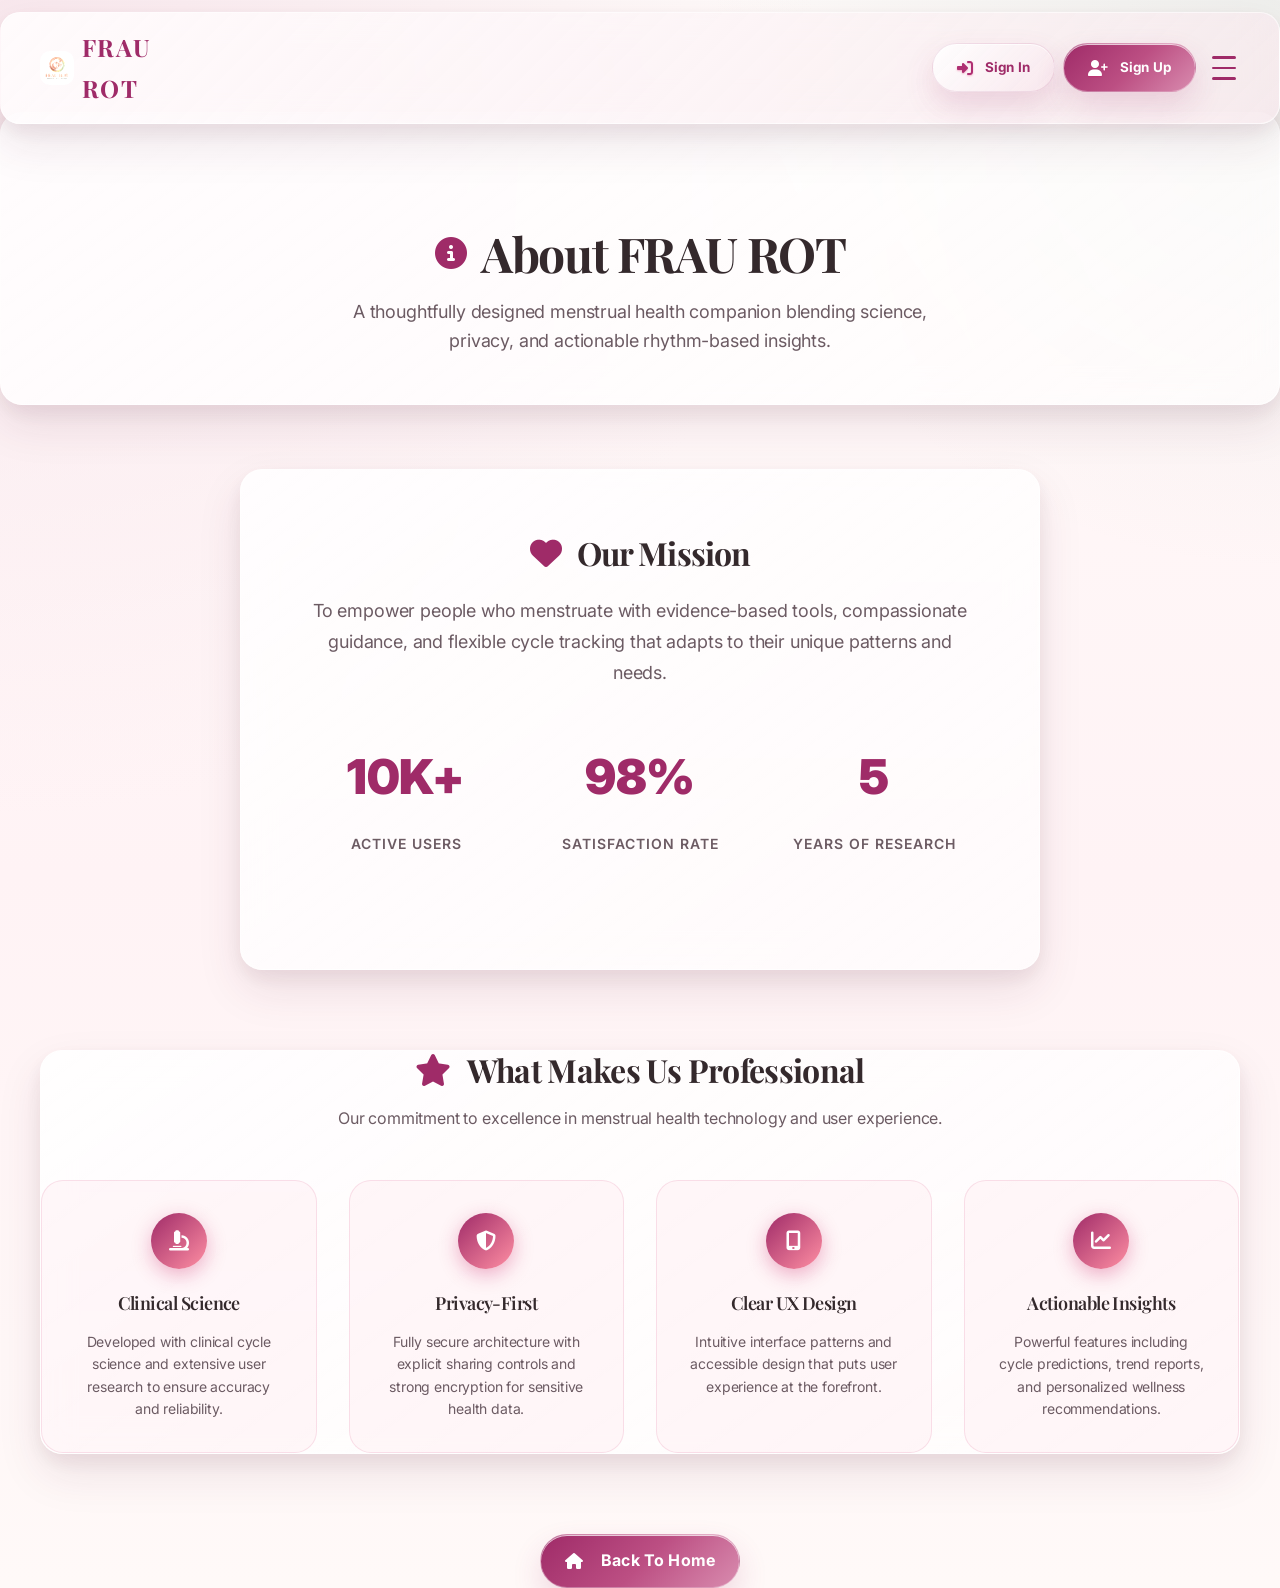
<file: pages/about.html>
<!DOCTYPE html>
<html lang="en">
<head>
  <meta charset="UTF-8">
  <meta name="viewport" content="width=device-width, initial-scale=1.0">
  <meta name="description" content="About FRAU ROT - menstrual health companion">
  <title>About FRAU ROT</title>
  <link href="https://fonts.googleapis.com/css2?family=Inter:wght@300;400;500;600;700;800&family=Playfair+Display:wght@700;900&display=swap" rel="stylesheet">
  <link rel="stylesheet" href="../src/style.css">
  <link rel="stylesheet" href="https://cdnjs.cloudflare.com/ajax/libs/font-awesome/6.4.0/css/all.min.css">
</head>
<body>
  <nav class="navbar">
    <div class="navbar__container">
      <div class="navbar__logo">
        <img src="../images/frau rot.jpg" alt="FRAU ROT Logo" width="44" height="44">
        <span class="navbar__brand">FRAU ROT</span>
      </div>
      <div class="navbar__menu">
        <a href="../index.html" class="navbar__link"><i class="fas fa-home"></i> Home</a>
        <a href="about.html" class="navbar__link"><i class="fas fa-info-circle"></i> About</a>
        <a href="features.html" class="navbar__link"><i class="fas fa-star"></i> Features</a>
        <a href="blog.html" class="navbar__link"><i class="fas fa-book"></i> Blog</a>
        <a href="faq.html" class="navbar__link"><i class="fas fa-question-circle"></i> FAQ</a>
        <a href="contact.html" class="navbar__link"><i class="fas fa-envelope"></i> Contact</a>
      </div>
      <div class="navbar__actions">
        <a href="../index.html" class="navbar__btn navbar__btn--outline"><i class="fas fa-sign-in-alt"></i> Sign In</a>
        <a href="../index.html" class="navbar__btn navbar__btn--primary"><i class="fas fa-user-plus"></i> Sign Up</a>
      </div>
      <button class="navbar__toggle" type="button" aria-label="Toggle navigation menu" aria-expanded="false">
        <span></span><span></span><span></span>
      </button>
    </div>
  </nav>

  <main>
    <!-- Page Header -->
    <header class="page-header">
      <h1 class="page-header__title">
        <i class="fas fa-info-circle"></i>
        About FRAU ROT
      </h1>
      <p class="page-header__subtitle">
        A thoughtfully designed menstrual health companion blending science, privacy, and actionable rhythm-based insights.
      </p>
    </header>

    <!-- About Section -->
    <section class="about-section">
      <div class="about-content">
        <h2 class="about-title">
          <i class="fas fa-heart"></i>
          Our Mission
        </h2>
        <p class="about-description">
          To empower people who menstruate with evidence-based tools, compassionate guidance, and flexible cycle tracking that adapts to their unique patterns and needs.
        </p>

        <!-- Stats -->
        <div class="about-stats">
          <div class="about-stat">
            <span class="about-stat__number">10K+</span>
            <span class="about-stat__label">Active Users</span>
          </div>
          <div class="about-stat">
            <span class="about-stat__number">98%</span>
            <span class="about-stat__label">Satisfaction Rate</span>
          </div>
          <div class="about-stat">
            <span class="about-stat__number">5</span>
            <span class="about-stat__label">Years of Research</span>
          </div>
        </div>
      </div>
    </section>

    <!-- Values Section -->
    <section class="content-section">
      <div class="content-section__header">
        <h2 class="content-section__title">
          <i class="fas fa-star"></i>
          What Makes Us Professional
        </h2>
        <p class="content-section__description">
          Our commitment to excellence in menstrual health technology and user experience.
        </p>
      </div>

      <div class="about-values">
        <div class="about-value">
          <div class="about-value__icon">
            <i class="fas fa-microscope"></i>
          </div>
          <h3 class="about-value__title">Clinical Science</h3>
          <p class="about-value__description">
            Developed with clinical cycle science and extensive user research to ensure accuracy and reliability.
          </p>
        </div>

        <div class="about-value">
          <div class="about-value__icon">
            <i class="fas fa-shield-alt"></i>
          </div>
          <h3 class="about-value__title">Privacy-First</h3>
          <p class="about-value__description">
            Fully secure architecture with explicit sharing controls and strong encryption for sensitive health data.
          </p>
        </div>

        <div class="about-value">
          <div class="about-value__icon">
            <i class="fas fa-mobile-alt"></i>
          </div>
          <h3 class="about-value__title">Clear UX Design</h3>
          <p class="about-value__description">
            Intuitive interface patterns and accessible design that puts user experience at the forefront.
          </p>
        </div>

        <div class="about-value">
          <div class="about-value__icon">
            <i class="fas fa-chart-line"></i>
          </div>
          <h3 class="about-value__title">Actionable Insights</h3>
          <p class="about-value__description">
            Powerful features including cycle predictions, trend reports, and personalized wellness recommendations.
          </p>
        </div>
      </div>
    </section>

    <!-- Back to Home -->
    <div class="text-center mt-lg">
      <a href="../index.html" class="btn btn--primary">
        <i class="fas fa-home"></i>
        Back to Home
      </a>
    </div>
  </main>
  <script src="../scripts.js"></script>
</body>
</html>
</file>
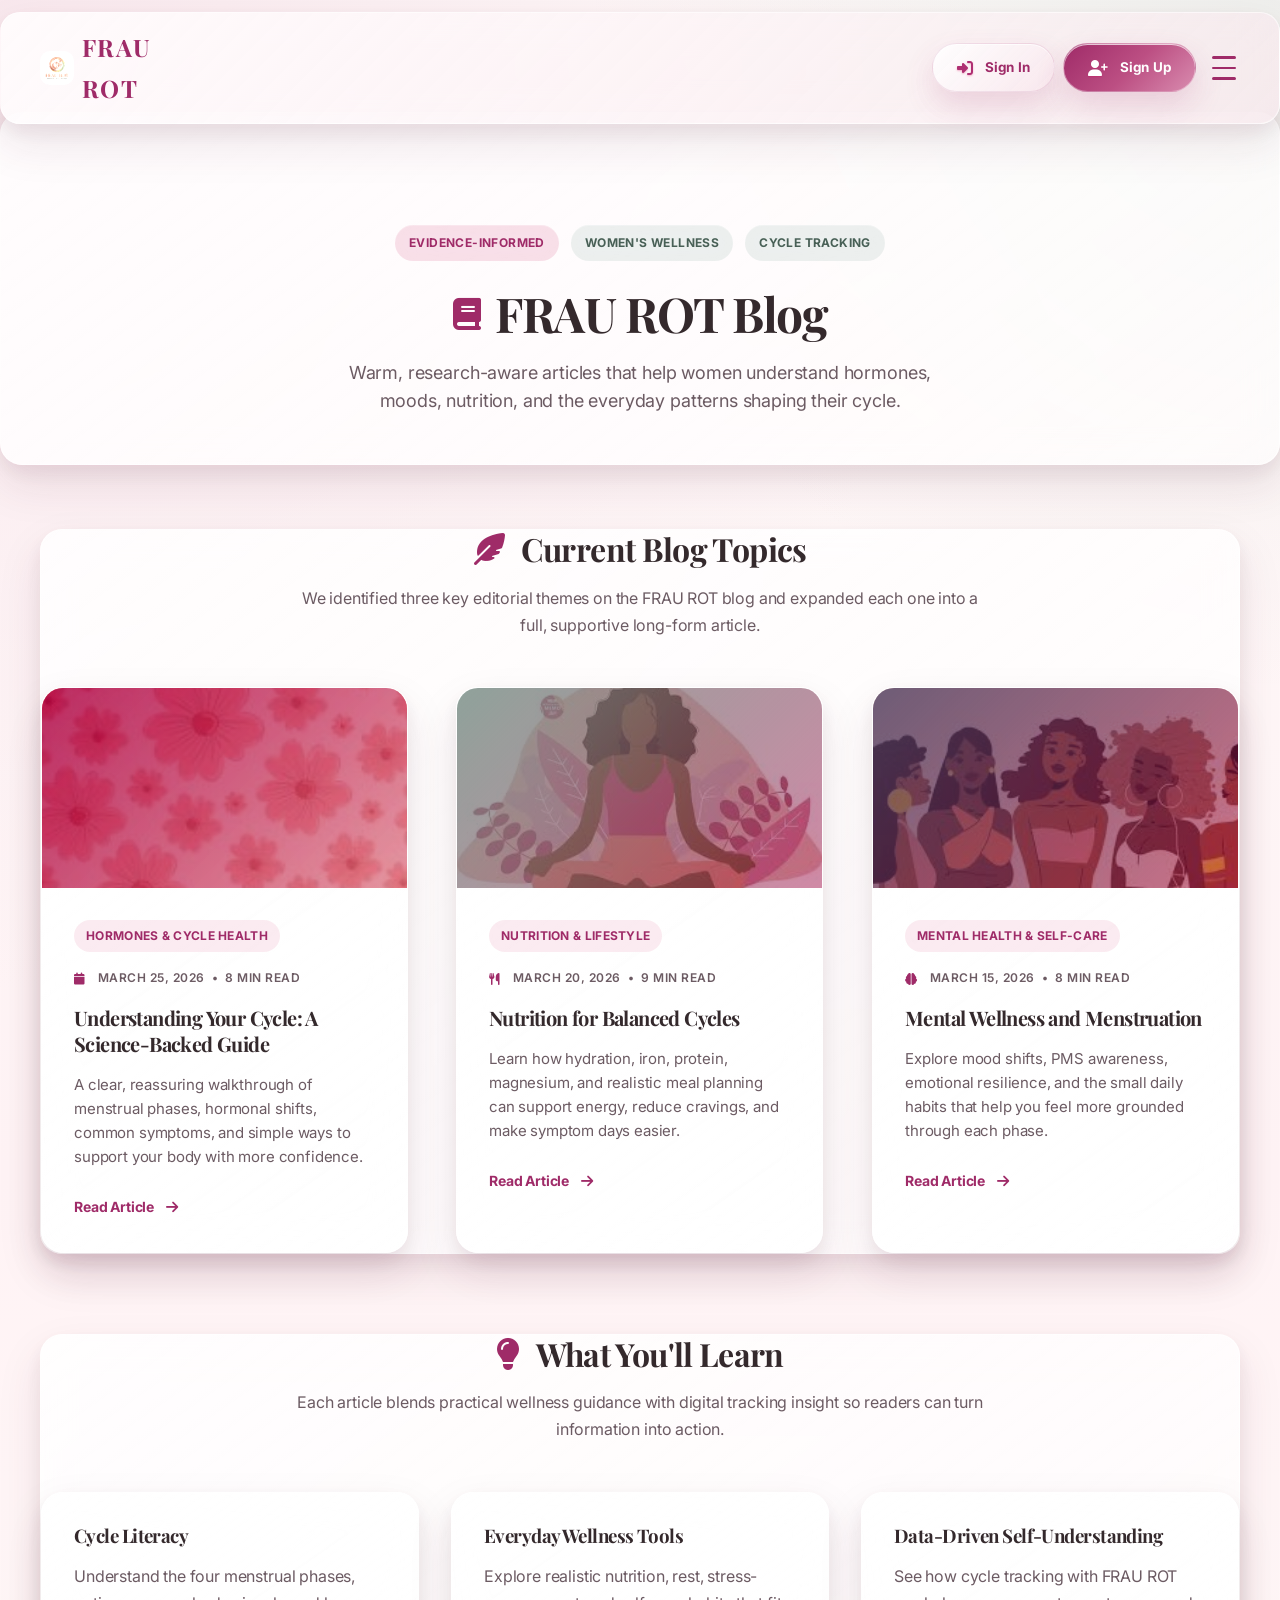
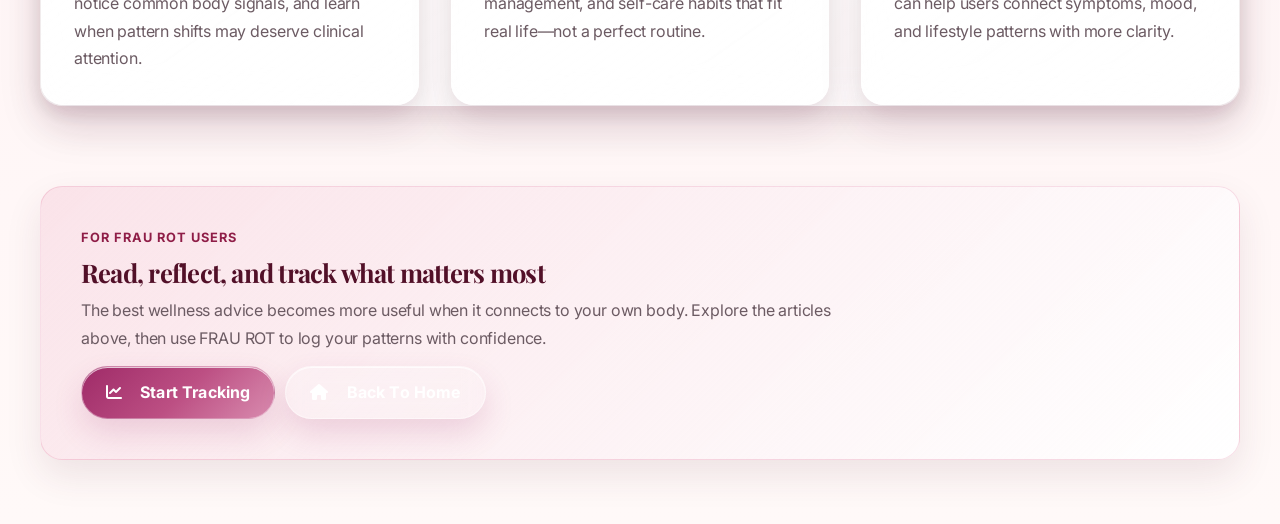
<file: pages/blog.html>
<!DOCTYPE html>
<html lang="en">
<head>
  <meta charset="UTF-8">
  <meta name="viewport" content="width=device-width, initial-scale=1.0">
  <meta name="description" content="Explore menstrual health, nutrition, and emotional wellness articles from the FRAU ROT blog.">
  <title>Blog - FRAU ROT</title>
  <link href="https://fonts.googleapis.com/css2?family=Inter:wght@300;400;500;600;700;800&family=Playfair+Display:wght@700;900&display=swap" rel="stylesheet">
  <link rel="stylesheet" href="../src/style.css">
  <link rel="stylesheet" href="https://cdnjs.cloudflare.com/ajax/libs/font-awesome/6.4.0/css/all.min.css">
</head>
<body>
  <nav class="navbar">
    <div class="navbar__container">
      <div class="navbar__logo">
        <img src="../images/frau rot.jpg" alt="FRAU ROT Logo" width="44" height="44">
        <span class="navbar__brand">FRAU ROT</span>
      </div>
      <div class="navbar__menu">
        <a href="../index.html" class="navbar__link"><i class="fas fa-home"></i> Home</a>
        <a href="about.html" class="navbar__link"><i class="fas fa-info-circle"></i> About</a>
        <a href="features.html" class="navbar__link"><i class="fas fa-star"></i> Features</a>
        <a href="blog.html" class="navbar__link"><i class="fas fa-book"></i> Blog</a>
        <a href="faq.html" class="navbar__link"><i class="fas fa-question-circle"></i> FAQ</a>
        <a href="contact.html" class="navbar__link"><i class="fas fa-envelope"></i> Contact</a>
      </div>
      <div class="navbar__actions">
        <a href="../index.html" class="navbar__btn navbar__btn--outline"><i class="fas fa-sign-in-alt"></i> Sign In</a>
        <a href="../index.html" class="navbar__btn navbar__btn--primary"><i class="fas fa-user-plus"></i> Sign Up</a>
      </div>
      <button class="navbar__toggle" type="button" aria-label="Toggle navigation menu" aria-expanded="false">
        <span></span><span></span><span></span>
      </button>
    </div>
  </nav>

  <main>
    <!-- Page Header -->
    <header class="page-header">
      <div class="article-meta-row article-meta-row--center">
        <span class="topic-pill">Evidence-Informed</span>
        <span class="topic-pill topic-pill--muted">Women's Wellness</span>
        <span class="topic-pill topic-pill--muted">Cycle Tracking</span>
      </div>
      <h1 class="page-header__title">
        <i class="fas fa-book"></i>
        FRAU ROT Blog
      </h1>
      <p class="page-header__subtitle">
        Warm, research-aware articles that help women understand hormones, moods, nutrition, and the everyday patterns shaping their cycle.
      </p>
    </header>

    <!-- Featured blog topics identified from the current site. -->
    <section class="content-section">
      <div class="content-section__header">
        <h2 class="content-section__title"><i class="fas fa-feather-alt"></i> Current Blog Topics</h2>
        <p class="content-section__description">We identified three key editorial themes on the FRAU ROT blog and expanded each one into a full, supportive long-form article.</p>
      </div>

      <div class="blog-grid">
        <article class="blog-card reveal-on-scroll">
          <div class="blog-card__image blog-card__image--cycle"></div>
          <div class="blog-card__content">
            <span class="blog-card__category">Hormones &amp; Cycle Health</span>
            <div class="blog-card__meta">
              <i class="fas fa-calendar"></i>
              March 25, 2026 &nbsp;•&nbsp; 8 min read
            </div>
            <h3 class="blog-card__title">Understanding Your Cycle: A Science-Backed Guide</h3>
            <p class="blog-card__excerpt">
              A clear, reassuring walkthrough of menstrual phases, hormonal shifts, common symptoms, and simple ways to support your body with more confidence.
            </p>
            <a href="cycle-guide.html" class="blog-card__link">
              Read Article
              <i class="fas fa-arrow-right"></i>
            </a>
          </div>
        </article>

        <article class="blog-card reveal-on-scroll">
          <div class="blog-card__image blog-card__image--nutrition"></div>
          <div class="blog-card__content">
            <span class="blog-card__category">Nutrition &amp; Lifestyle</span>
            <div class="blog-card__meta">
              <i class="fas fa-utensils"></i>
              March 20, 2026 &nbsp;•&nbsp; 9 min read
            </div>
            <h3 class="blog-card__title">Nutrition for Balanced Cycles</h3>
            <p class="blog-card__excerpt">
              Learn how hydration, iron, protein, magnesium, and realistic meal planning can support energy, reduce cravings, and make symptom days easier.
            </p>
            <a href="nutrition-balanced-cycles.html" class="blog-card__link">
              Read Article
              <i class="fas fa-arrow-right"></i>
            </a>
          </div>
        </article>

        <article class="blog-card reveal-on-scroll">
          <div class="blog-card__image blog-card__image--mind"></div>
          <div class="blog-card__content">
            <span class="blog-card__category">Mental Health &amp; Self-Care</span>
            <div class="blog-card__meta">
              <i class="fas fa-brain"></i>
              March 15, 2026 &nbsp;•&nbsp; 8 min read
            </div>
            <h3 class="blog-card__title">Mental Wellness and Menstruation</h3>
            <p class="blog-card__excerpt">
              Explore mood shifts, PMS awareness, emotional resilience, and the small daily habits that help you feel more grounded through each phase.
            </p>
            <a href="mental-wellness-menstruation.html" class="blog-card__link">
              Read Article
              <i class="fas fa-arrow-right"></i>
            </a>
          </div>
        </article>
      </div>
    </section>

    <section class="content-section blog-guide-section">
      <div class="content-section__header">
        <h2 class="content-section__title"><i class="fas fa-lightbulb"></i> What You'll Learn</h2>
        <p class="content-section__description">Each article blends practical wellness guidance with digital tracking insight so readers can turn information into action.</p>
      </div>

      <div class="blog-guide-grid">
        <article class="blog-guide-card">
          <h3>Cycle Literacy</h3>
          <p>Understand the four menstrual phases, notice common body signals, and learn when pattern shifts may deserve clinical attention.</p>
        </article>
        <article class="blog-guide-card">
          <h3>Everyday Wellness Tools</h3>
          <p>Explore realistic nutrition, rest, stress-management, and self-care habits that fit real life—not a perfect routine.</p>
        </article>
        <article class="blog-guide-card">
          <h3>Data-Driven Self-Understanding</h3>
          <p>See how cycle tracking with FRAU ROT can help users connect symptoms, mood, and lifestyle patterns with more clarity.</p>
        </article>
      </div>
    </section>

    <section class="blog-cta-section">
      <div class="blog-cta-section__content">
        <p class="landing-kicker">For FRAU ROT users</p>
        <h2 class="landing-heading">Read, reflect, and track what matters most</h2>
        <p class="landing-copy">The best wellness advice becomes more useful when it connects to your own body. Explore the articles above, then use FRAU ROT to log your patterns with confidence.</p>
        <div class="landing-contact-actions">
          <a href="../index.html" class="btn btn--primary"><i class="fas fa-chart-line"></i> Start Tracking</a>
          <a href="../index.html" class="btn btn--secondary"><i class="fas fa-home"></i> Back to Home</a>
        </div>
      </div>
    </section>
  </main>
  <script src="../scripts.js"></script>
</body>
</html>
</file>
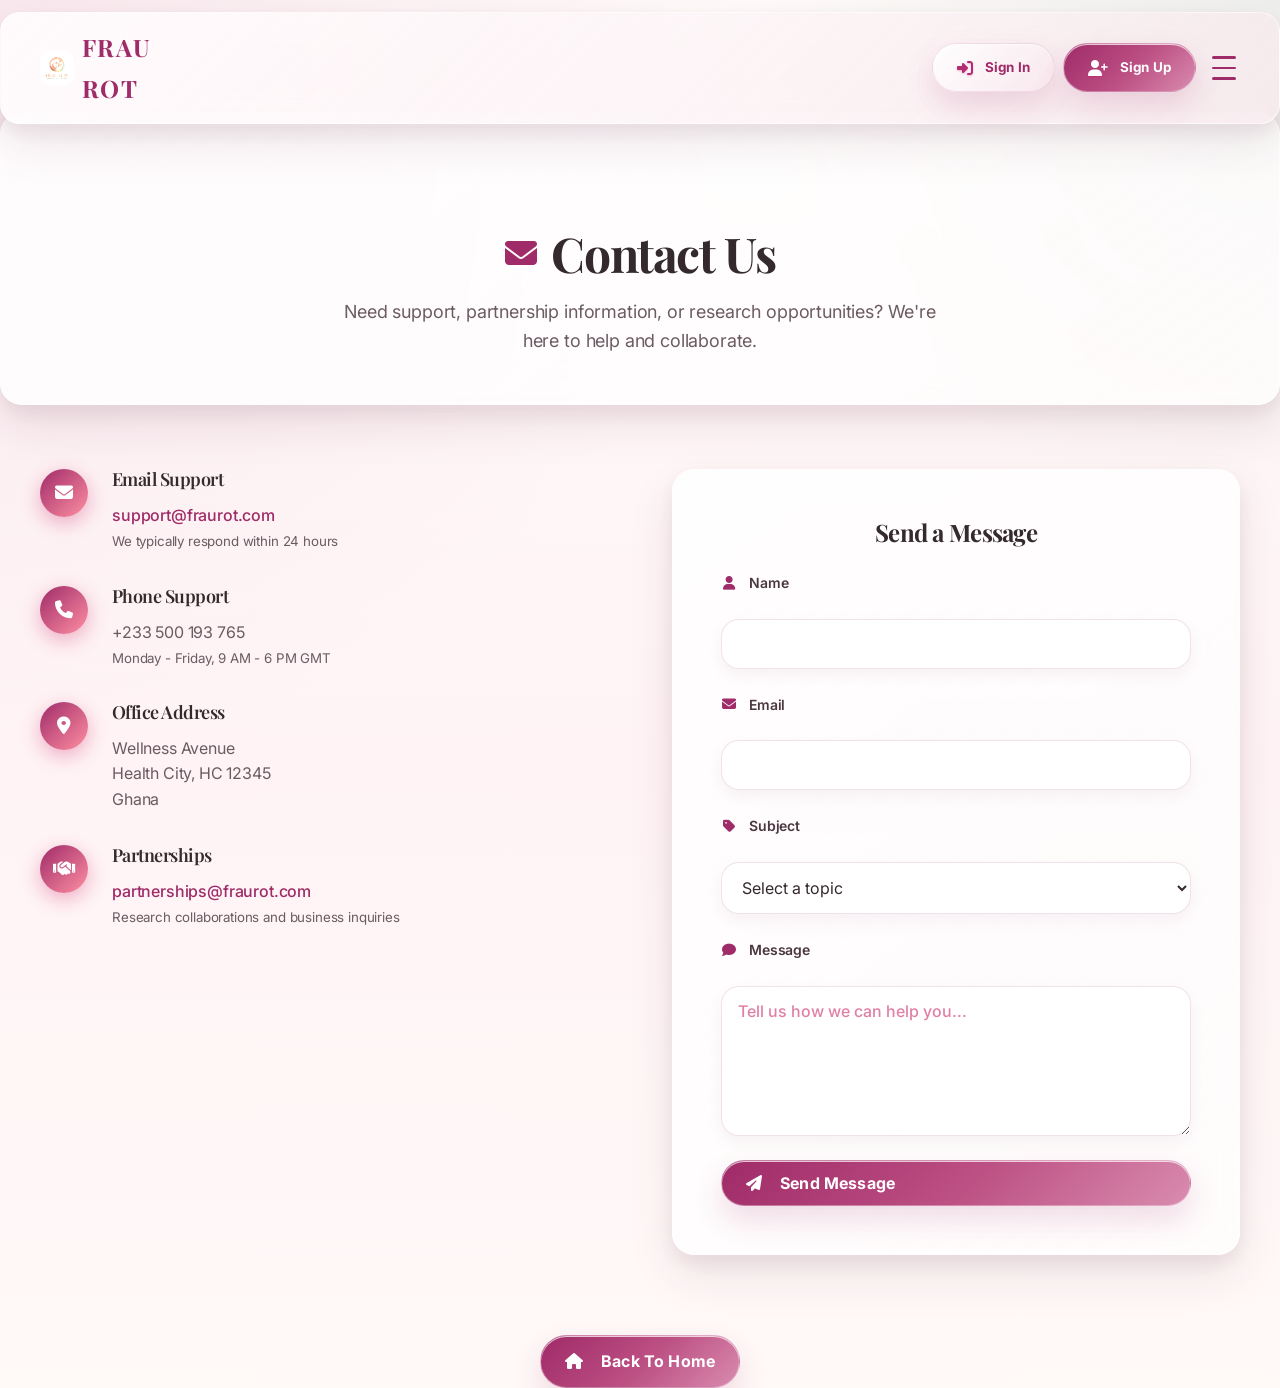
<file: pages/contact.html>
<!DOCTYPE html>
<html lang="en">
<head>
  <meta charset="UTF-8">
  <meta name="viewport" content="width=device-width, initial-scale=1.0">
  <meta name="description" content="FRAU ROT Contact">
  <title>Contact - FRAU ROT</title>
  <link href="https://fonts.googleapis.com/css2?family=Inter:wght@300;400;500;600;700;800&family=Playfair+Display:wght@700;900&display=swap" rel="stylesheet">
  <link rel="stylesheet" href="../src/style.css">
  <link rel="stylesheet" href="https://cdnjs.cloudflare.com/ajax/libs/font-awesome/6.4.0/css/all.min.css">
</head>
<body>
  <nav class="navbar">
    <div class="navbar__container">
      <div class="navbar__logo">
        <img src="../images/frau rot.jpg" alt="FRAU ROT Logo" width="44" height="44">
        <span class="navbar__brand">FRAU ROT</span>
      </div>
      <div class="navbar__menu">
        <a href="../index.html" class="navbar__link"><i class="fas fa-home"></i> Home</a>
        <a href="about.html" class="navbar__link"><i class="fas fa-info-circle"></i> About</a>
        <a href="features.html" class="navbar__link"><i class="fas fa-star"></i> Features</a>
        <a href="blog.html" class="navbar__link"><i class="fas fa-book"></i> Blog</a>
        <a href="faq.html" class="navbar__link"><i class="fas fa-question-circle"></i> FAQ</a>
        <a href="contact.html" class="navbar__link"><i class="fas fa-envelope"></i> Contact</a>
      </div>
      <div class="navbar__actions">
        <a href="../index.html" class="navbar__btn navbar__btn--outline"><i class="fas fa-sign-in-alt"></i> Sign In</a>
        <a href="../index.html" class="navbar__btn navbar__btn--primary"><i class="fas fa-user-plus"></i> Sign Up</a>
      </div>
      <button class="navbar__toggle" type="button" aria-label="Toggle navigation menu" aria-expanded="false">
        <span></span><span></span><span></span>
      </button>
    </div>
  </nav>

  <main>
    <!-- Page Header -->
    <header class="page-header">
      <h1 class="page-header__title">
        <i class="fas fa-envelope"></i>
        Contact Us
      </h1>
      <p class="page-header__subtitle">
        Need support, partnership information, or research opportunities? We're here to help and collaborate.
      </p>
    </header>
    <!-- Contact Section -->
    <section class="contact-section">
      <!-- Contact Information -->
      <div class="contact-info">
        <div class="contact-item">
          <div class="contact-item__icon">
            <i class="fas fa-envelope"></i>
          </div>
          <div class="contact-item__content">
            <h3>Email Support</h3>
            <p>
              <a href="mailto:support@fraurot.com">support@fraurot.com</a><br>
              <small>We typically respond within 24 hours</small>
            </p>
          </div>
        </div>

        <div class="contact-item">
          <div class="contact-item__icon">
            <i class="fas fa-phone"></i>
          </div>
          <div class="contact-item__content">
            <h3>Phone Support</h3>
            <p>
              +233 500 193 765<br>
              <small>Monday - Friday, 9 AM - 6 PM GMT</small>
            </p>
          </div>
        </div>

        <div class="contact-item">
          <div class="contact-item__icon">
            <i class="fas fa-map-marker-alt"></i>
          </div>
          <div class="contact-item__content">
            <h3>Office Address</h3>
            <p>
              Wellness Avenue<br>
              Health City, HC 12345<br>
              Ghana
            </p>
          </div>
        </div>

        <div class="contact-item">
          <div class="contact-item__icon">
            <i class="fas fa-handshake"></i>
          </div>
          <div class="contact-item__content">
            <h3>Partnerships</h3>
            <p>
              <a href="mailto:partnerships@fraurot.com">partnerships@fraurot.com</a><br>
              <small>Research collaborations and business inquiries</small>
            </p>
          </div>
        </div>
      </div>

      <!-- Contact Form -->
      <div class="contact-form">
        <h2 class="contact-form__title">Send a Message</h2>
        <form action="#" method="post">
          <div class="form-group">
            <label class="form-label" for="contact-name">
              <i class="fas fa-user"></i>
              Name
            </label>
            <input id="contact-name" name="name" type="text" class="form-input" required>
          </div>

          <div class="form-group">
            <label class="form-label" for="contact-email">
              <i class="fas fa-envelope"></i>
              Email
            </label>
            <input id="contact-email" name="email" type="email" class="form-input" required>
          </div>

          <div class="form-group">
            <label class="form-label" for="contact-subject">
              <i class="fas fa-tag"></i>
              Subject
            </label>
            <select id="contact-subject" name="subject" class="form-input" required>
              <option value="">Select a topic</option>
              <option value="support">Technical Support</option>
              <option value="feedback">Feedback</option>
              <option value="partnership">Partnership Inquiry</option>
              <option value="research">Research Collaboration</option>
              <option value="other">Other</option>
            </select>
          </div>

          <div class="form-group">
            <label class="form-label" for="contact-message">
              <i class="fas fa-comment"></i>
              Message
            </label>
            <textarea id="contact-message" name="message" class="form-input form-input--textarea" rows="6" required placeholder="Tell us how we can help you..."></textarea>
          </div>

          <button class="btn btn--primary" type="submit" style="width: 100%;">
            <i class="fas fa-paper-plane"></i>
            Send Message
          </button>
        </form>
      </div>
    </section>
    <!-- Back to Home -->
    <div class="text-center mt-lg">
      <a href="../index.html" class="btn btn--primary">
        <i class="fas fa-home"></i>
        Back to Home
      </a>
    </div>
  </main>
  <script src="../scripts.js"></script>
</body>
</html>
</file>
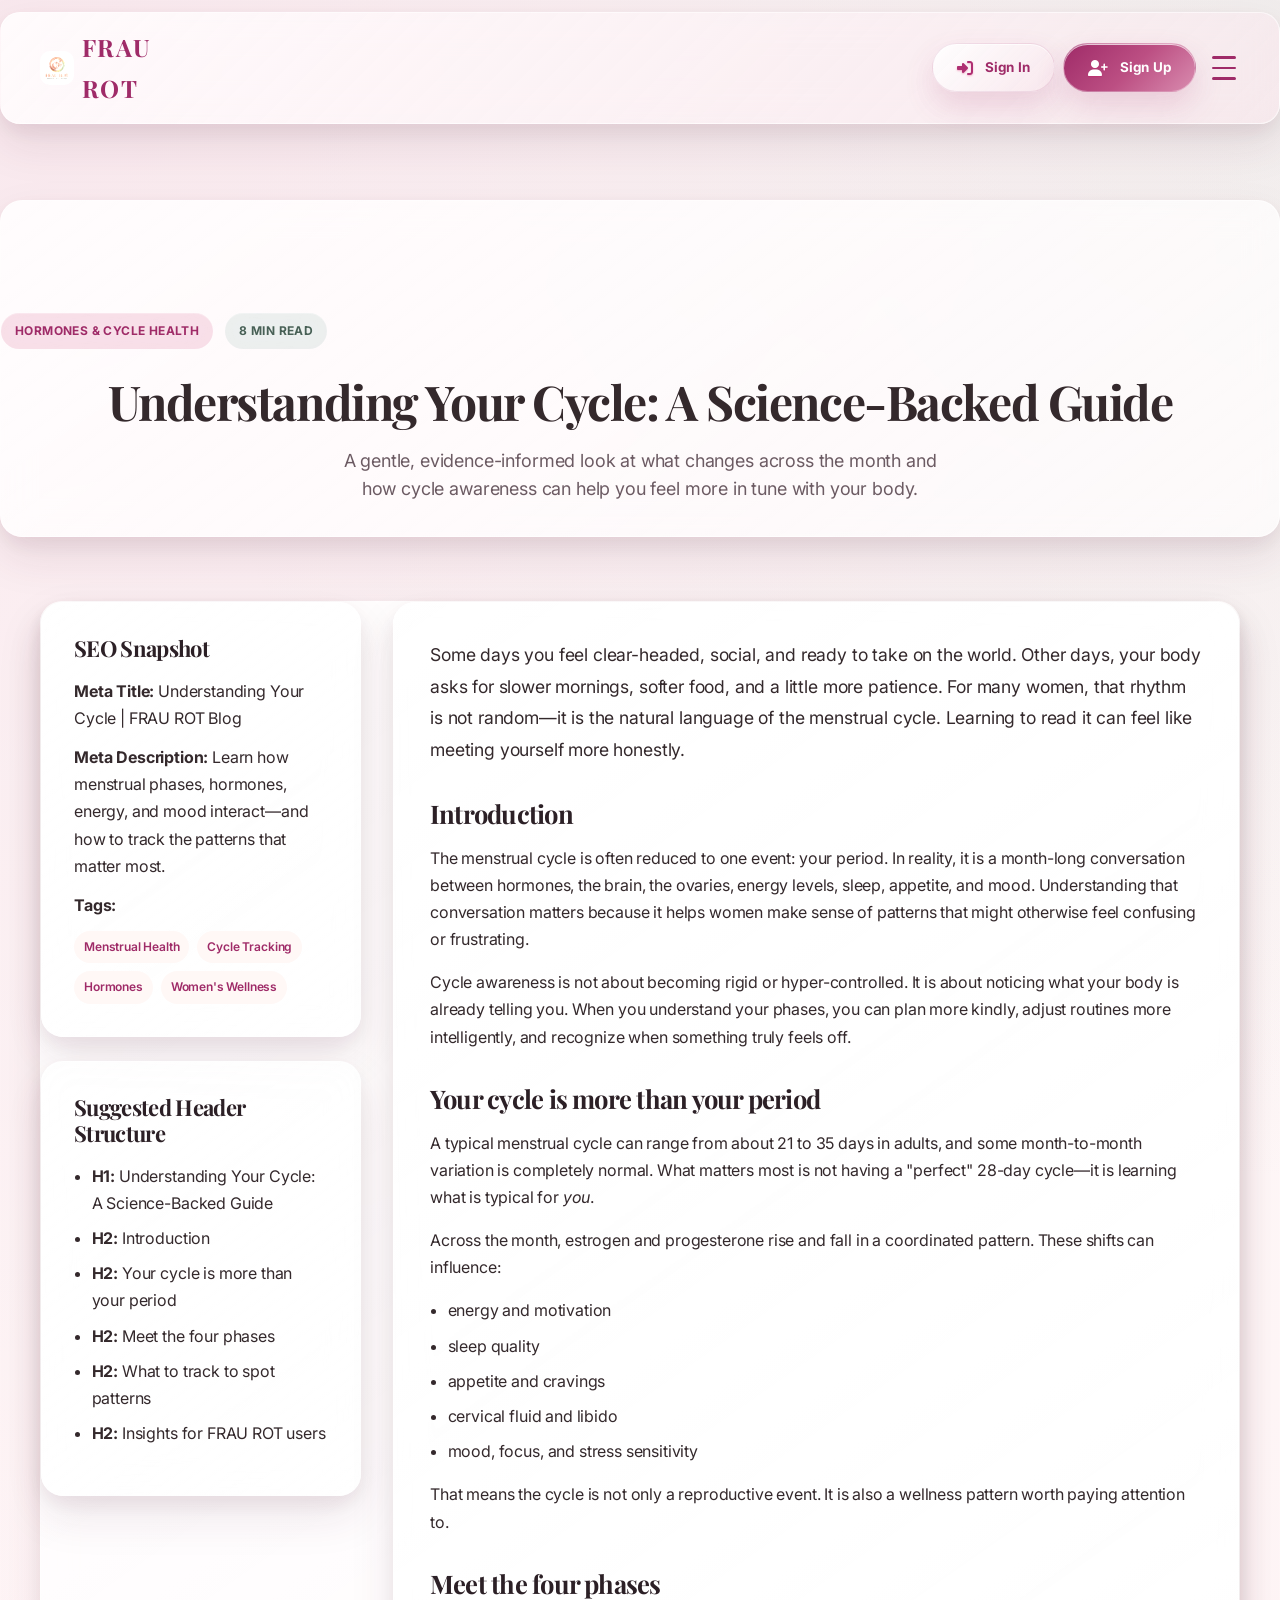
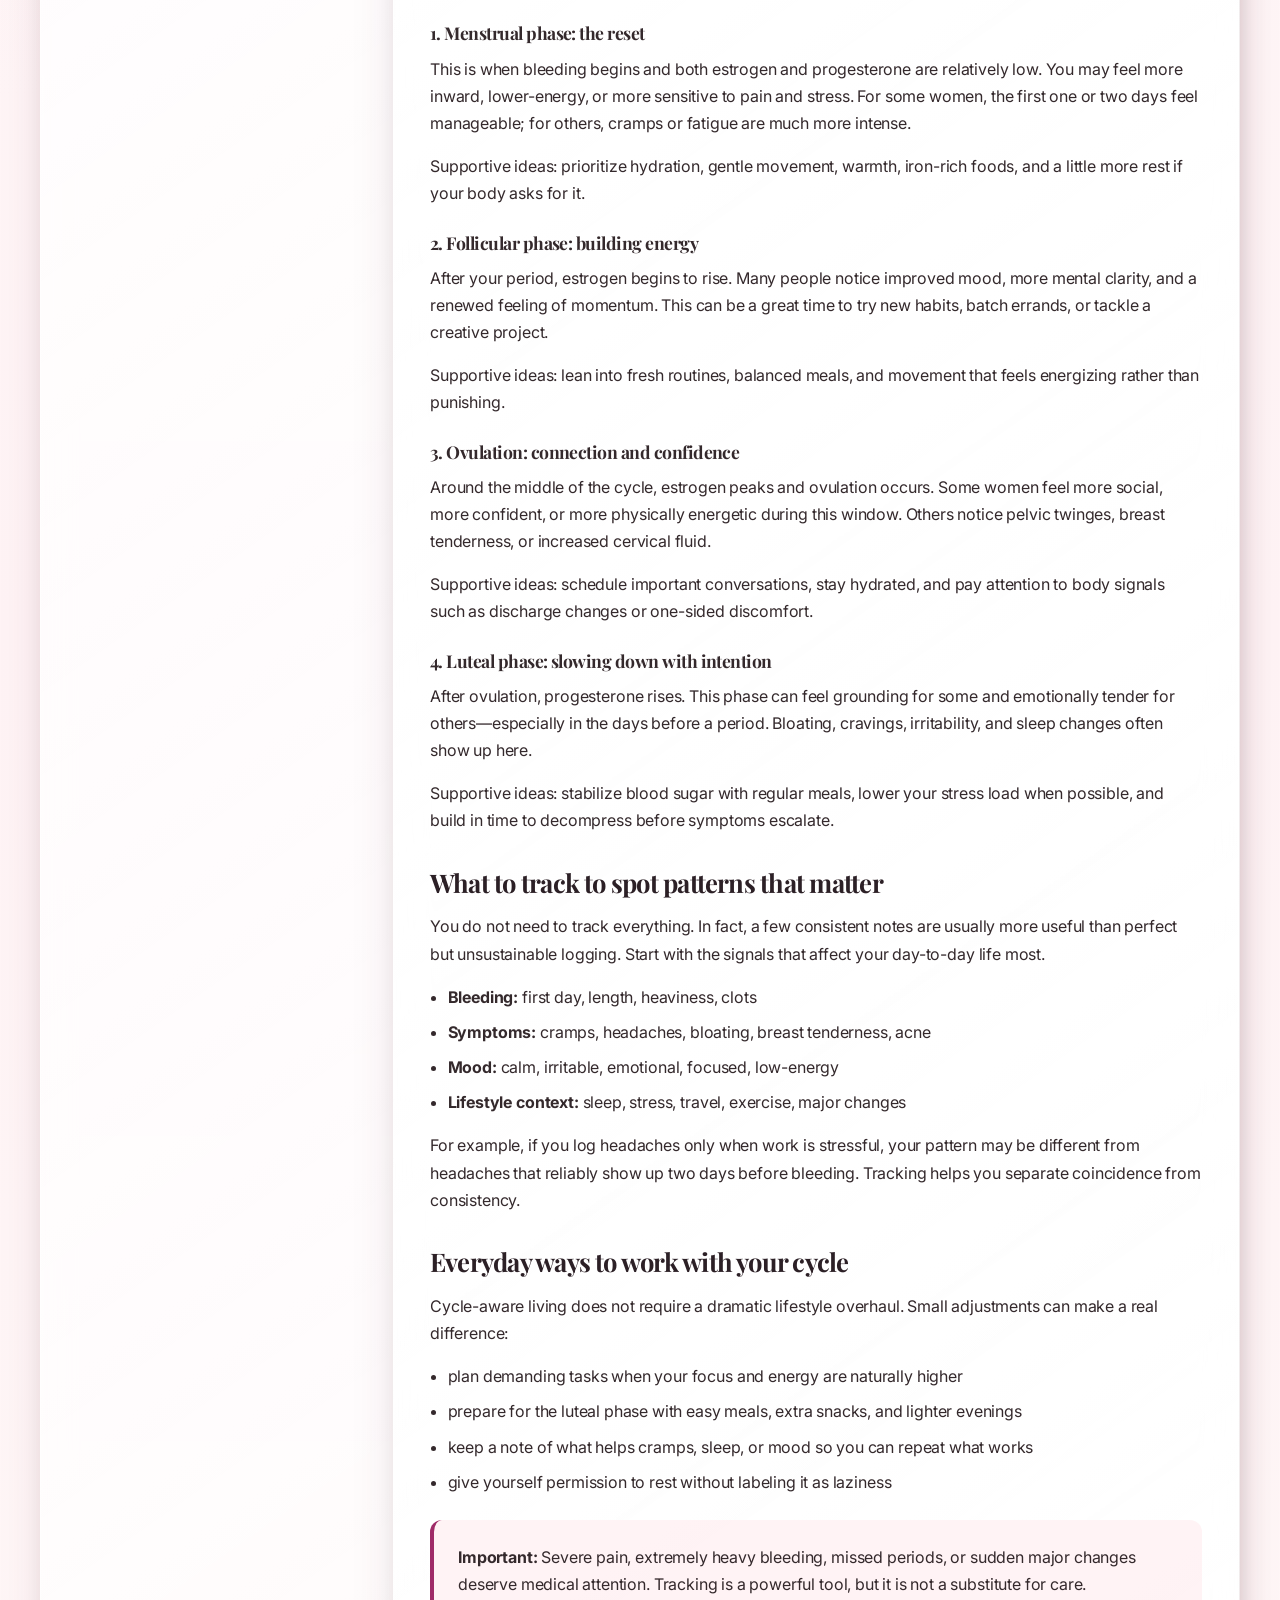
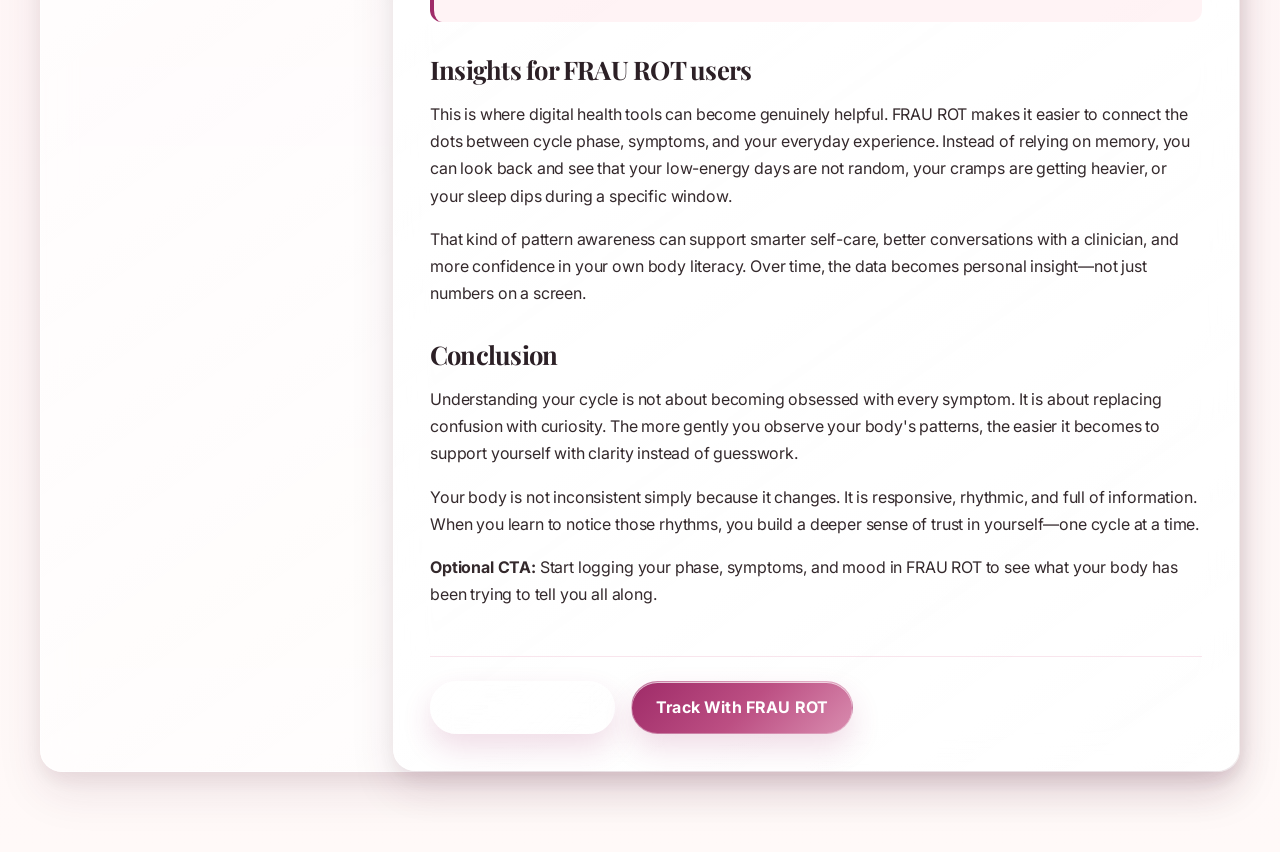
<file: pages/cycle-guide.html>
<!DOCTYPE html>
<html lang="en">
<head>
  <meta charset="UTF-8">
  <meta name="viewport" content="width=device-width, initial-scale=1.0">
  <meta name="description" content="Understand the four menstrual cycle phases, the hormones behind them, and practical ways to support your body with confidence.">
  <title>Understanding Your Cycle | FRAU ROT Blog</title>
  <link href="https://fonts.googleapis.com/css2?family=Inter:wght@300;400;500;600;700;800&family=Playfair+Display:wght@700;900&display=swap" rel="stylesheet">
  <link rel="stylesheet" href="../src/style.css">
  <link rel="stylesheet" href="https://cdnjs.cloudflare.com/ajax/libs/font-awesome/6.4.0/css/all.min.css">
</head>
<body>
  <nav class="navbar">
    <div class="navbar__container">
      <div class="navbar__logo">
        <img src="../images/frau rot.jpg" alt="FRAU ROT Logo" width="44" height="44">
        <span class="navbar__brand">FRAU ROT</span>
      </div>
      <div class="navbar__menu">
        <a href="../index.html" class="navbar__link"><i class="fas fa-home"></i> Home</a>
        <a href="about.html" class="navbar__link"><i class="fas fa-info-circle"></i> About</a>
        <a href="features.html" class="navbar__link"><i class="fas fa-star"></i> Features</a>
        <a href="blog.html" class="navbar__link"><i class="fas fa-book"></i> Blog</a>
        <a href="faq.html" class="navbar__link"><i class="fas fa-question-circle"></i> FAQ</a>
        <a href="contact.html" class="navbar__link"><i class="fas fa-envelope"></i> Contact</a>
      </div>
      <div class="navbar__actions">
        <a href="../index.html" class="navbar__btn navbar__btn--outline"><i class="fas fa-sign-in-alt"></i> Sign In</a>
        <a href="../index.html" class="navbar__btn navbar__btn--primary"><i class="fas fa-user-plus"></i> Sign Up</a>
      </div>
      <button class="navbar__toggle" type="button" aria-label="Toggle navigation menu" aria-expanded="false">
        <span></span><span></span><span></span>
      </button>
    </div>
  </nav>

  <main class="article-page">
    <!-- Article header gives readers immediate context and reading intent. -->
    <header class="page-header page-header--article">
      <div class="article-meta-row">
        <span class="topic-pill">Hormones &amp; Cycle Health</span>
        <span class="topic-pill topic-pill--muted">8 min read</span>
      </div>
      <h1 class="page-header__title">Understanding Your Cycle: A Science-Backed Guide</h1>
      <p class="page-header__subtitle">A gentle, evidence-informed look at what changes across the month and how cycle awareness can help you feel more in tune with your body.</p>
    </header>

    <section class="content-section article-layout">
      <aside class="article-sidebar">
        <div class="article-sidebar-card">
          <h2>SEO Snapshot</h2>
          <p><strong>Meta Title:</strong> Understanding Your Cycle | FRAU ROT Blog</p>
          <p><strong>Meta Description:</strong> Learn how menstrual phases, hormones, energy, and mood interact—and how to track the patterns that matter most.</p>
          <p><strong>Tags:</strong></p>
          <div class="article-tags">
            <span>Menstrual Health</span>
            <span>Cycle Tracking</span>
            <span>Hormones</span>
            <span>Women's Wellness</span>
          </div>
        </div>

        <div class="article-sidebar-card">
          <h2>Suggested Header Structure</h2>
          <ul class="article-list">
            <li><strong>H1:</strong> Understanding Your Cycle: A Science-Backed Guide</li>
            <li><strong>H2:</strong> Introduction</li>
            <li><strong>H2:</strong> Your cycle is more than your period</li>
            <li><strong>H2:</strong> Meet the four phases</li>
            <li><strong>H2:</strong> What to track to spot patterns</li>
            <li><strong>H2:</strong> Insights for FRAU ROT users</li>
          </ul>
        </div>
      </aside>

      <article class="article-content">
        <p class="article-lead">Some days you feel clear-headed, social, and ready to take on the world. Other days, your body asks for slower mornings, softer food, and a little more patience. For many women, that rhythm is not random—it is the natural language of the menstrual cycle. Learning to read it can feel like meeting yourself more honestly.</p>

        <section class="article-section">
          <h2>Introduction</h2>
          <p>The menstrual cycle is often reduced to one event: your period. In reality, it is a month-long conversation between hormones, the brain, the ovaries, energy levels, sleep, appetite, and mood. Understanding that conversation matters because it helps women make sense of patterns that might otherwise feel confusing or frustrating.</p>
          <p>Cycle awareness is not about becoming rigid or hyper-controlled. It is about noticing what your body is already telling you. When you understand your phases, you can plan more kindly, adjust routines more intelligently, and recognize when something truly feels off.</p>
        </section>

        <section class="article-section">
          <h2>Your cycle is more than your period</h2>
          <p>A typical menstrual cycle can range from about 21 to 35 days in adults, and some month-to-month variation is completely normal. What matters most is not having a "perfect" 28-day cycle—it is learning what is typical for <em>you</em>.</p>
          <p>Across the month, estrogen and progesterone rise and fall in a coordinated pattern. These shifts can influence:</p>
          <ul class="article-list">
            <li>energy and motivation</li>
            <li>sleep quality</li>
            <li>appetite and cravings</li>
            <li>cervical fluid and libido</li>
            <li>mood, focus, and stress sensitivity</li>
          </ul>
          <p>That means the cycle is not only a reproductive event. It is also a wellness pattern worth paying attention to.</p>
        </section>

        <section class="article-section">
          <h2>Meet the four phases</h2>
          <h3>1. Menstrual phase: the reset</h3>
          <p>This is when bleeding begins and both estrogen and progesterone are relatively low. You may feel more inward, lower-energy, or more sensitive to pain and stress. For some women, the first one or two days feel manageable; for others, cramps or fatigue are much more intense.</p>
          <p>Supportive ideas: prioritize hydration, gentle movement, warmth, iron-rich foods, and a little more rest if your body asks for it.</p>

          <h3>2. Follicular phase: building energy</h3>
          <p>After your period, estrogen begins to rise. Many people notice improved mood, more mental clarity, and a renewed feeling of momentum. This can be a great time to try new habits, batch errands, or tackle a creative project.</p>
          <p>Supportive ideas: lean into fresh routines, balanced meals, and movement that feels energizing rather than punishing.</p>

          <h3>3. Ovulation: connection and confidence</h3>
          <p>Around the middle of the cycle, estrogen peaks and ovulation occurs. Some women feel more social, more confident, or more physically energetic during this window. Others notice pelvic twinges, breast tenderness, or increased cervical fluid.</p>
          <p>Supportive ideas: schedule important conversations, stay hydrated, and pay attention to body signals such as discharge changes or one-sided discomfort.</p>

          <h3>4. Luteal phase: slowing down with intention</h3>
          <p>After ovulation, progesterone rises. This phase can feel grounding for some and emotionally tender for others—especially in the days before a period. Bloating, cravings, irritability, and sleep changes often show up here.</p>
          <p>Supportive ideas: stabilize blood sugar with regular meals, lower your stress load when possible, and build in time to decompress before symptoms escalate.</p>
        </section>

        <section class="article-section">
          <h2>What to track to spot patterns that matter</h2>
          <p>You do not need to track everything. In fact, a few consistent notes are usually more useful than perfect but unsustainable logging. Start with the signals that affect your day-to-day life most.</p>
          <ul class="article-list">
            <li><strong>Bleeding:</strong> first day, length, heaviness, clots</li>
            <li><strong>Symptoms:</strong> cramps, headaches, bloating, breast tenderness, acne</li>
            <li><strong>Mood:</strong> calm, irritable, emotional, focused, low-energy</li>
            <li><strong>Lifestyle context:</strong> sleep, stress, travel, exercise, major changes</li>
          </ul>
          <p>For example, if you log headaches only when work is stressful, your pattern may be different from headaches that reliably show up two days before bleeding. Tracking helps you separate coincidence from consistency.</p>
        </section>

        <section class="article-section">
          <h2>Everyday ways to work with your cycle</h2>
          <p>Cycle-aware living does not require a dramatic lifestyle overhaul. Small adjustments can make a real difference:</p>
          <ul class="article-list">
            <li>plan demanding tasks when your focus and energy are naturally higher</li>
            <li>prepare for the luteal phase with easy meals, extra snacks, and lighter evenings</li>
            <li>keep a note of what helps cramps, sleep, or mood so you can repeat what works</li>
            <li>give yourself permission to rest without labeling it as laziness</li>
          </ul>
          <div class="article-callout">
            <p><strong>Important:</strong> Severe pain, extremely heavy bleeding, missed periods, or sudden major changes deserve medical attention. Tracking is a powerful tool, but it is not a substitute for care.</p>
          </div>
        </section>

        <section class="article-section">
          <h2>Insights for FRAU ROT users</h2>
          <p>This is where digital health tools can become genuinely helpful. FRAU ROT makes it easier to connect the dots between cycle phase, symptoms, and your everyday experience. Instead of relying on memory, you can look back and see that your low-energy days are not random, your cramps are getting heavier, or your sleep dips during a specific window.</p>
          <p>That kind of pattern awareness can support smarter self-care, better conversations with a clinician, and more confidence in your own body literacy. Over time, the data becomes personal insight—not just numbers on a screen.</p>
        </section>

        <section class="article-section">
          <h2>Conclusion</h2>
          <p>Understanding your cycle is not about becoming obsessed with every symptom. It is about replacing confusion with curiosity. The more gently you observe your body's patterns, the easier it becomes to support yourself with clarity instead of guesswork.</p>
          <p>Your body is not inconsistent simply because it changes. It is responsive, rhythmic, and full of information. When you learn to notice those rhythms, you build a deeper sense of trust in yourself—one cycle at a time.</p>
          <p><strong>Optional CTA:</strong> Start logging your phase, symptoms, and mood in FRAU ROT to see what your body has been trying to tell you all along.</p>
        </section>

        <div class="article-footer-nav">
          <a href="blog.html" class="btn btn--secondary"><i class="fas fa-arrow-left"></i> Back to Blog</a>
          <a href="../index.html" class="btn btn--primary">Track with FRAU ROT</a>
        </div>
      </article>
    </section>
  </main>

  <script src="../scripts.js"></script>
</body>
</html>
</file>
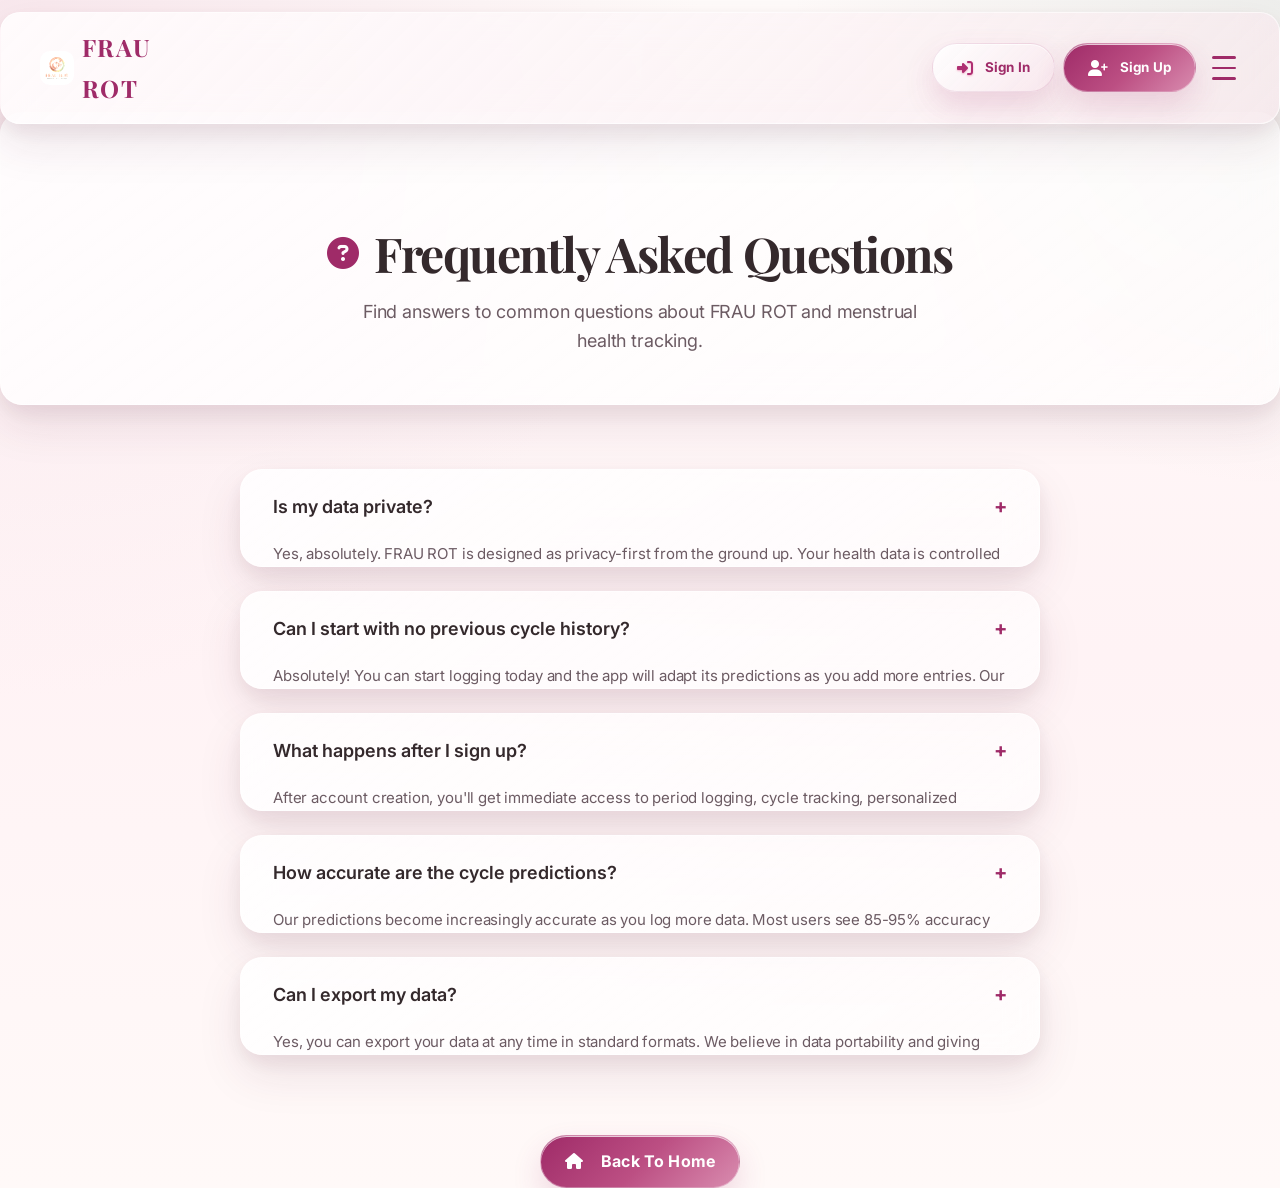
<file: pages/faq.html>
<!DOCTYPE html>
<html lang="en">
<head>
  <meta charset="UTF-8">
  <meta name="viewport" content="width=device-width, initial-scale=1.0">
  <meta name="description" content="FRAU ROT Frequently Asked Questions">
  <title>FAQ - FRAU ROT</title>
  <link href="https://fonts.googleapis.com/css2?family=Inter:wght@300;400;500;600;700;800&family=Playfair+Display:wght@700;900&display=swap" rel="stylesheet">
  <link rel="stylesheet" href="../src/style.css">
  <link rel="stylesheet" href="https://cdnjs.cloudflare.com/ajax/libs/font-awesome/6.4.0/css/all.min.css">
</head>
<body>
  <nav class="navbar">
    <div class="navbar__container">
      <div class="navbar__logo">
        <img src="../images/frau rot.jpg" alt="FRAU ROT Logo" width="44" height="44">
        <span class="navbar__brand">FRAU ROT</span>
      </div>
      <div class="navbar__menu">
        <a href="../index.html" class="navbar__link"><i class="fas fa-home"></i> Home</a>
        <a href="about.html" class="navbar__link"><i class="fas fa-info-circle"></i> About</a>
        <a href="features.html" class="navbar__link"><i class="fas fa-star"></i> Features</a>
        <a href="blog.html" class="navbar__link"><i class="fas fa-book"></i> Blog</a>
        <a href="faq.html" class="navbar__link"><i class="fas fa-question-circle"></i> FAQ</a>
        <a href="contact.html" class="navbar__link"><i class="fas fa-envelope"></i> Contact</a>
      </div>
      <div class="navbar__actions">
        <a href="../index.html" class="navbar__btn navbar__btn--outline"><i class="fas fa-sign-in-alt"></i> Sign In</a>
        <a href="../index.html" class="navbar__btn navbar__btn--primary"><i class="fas fa-user-plus"></i> Sign Up</a>
      </div>
      <button class="navbar__toggle" type="button" aria-label="Toggle navigation menu" aria-expanded="false">
        <span></span><span></span><span></span>
      </button>
    </div>
  </nav>

  <main>
    <!-- Page Header -->
    <header class="page-header">
      <h1 class="page-header__title">
        <i class="fas fa-question-circle"></i>
        Frequently Asked Questions
      </h1>
      <p class="page-header__subtitle">
        Find answers to common questions about FRAU ROT and menstrual health tracking.
      </p>
    </header>

    <!-- FAQ Section -->
    <section class="faq-section">
      <div class="faq-item">
        <button class="faq-question">
          Is my data private?
        </button>
        <div class="faq-answer">
          <p>Yes, absolutely. FRAU ROT is designed as privacy-first from the ground up. Your health data is controlled by you and not shared unless you explicitly opt in. We use strong encryption and secure architecture to protect your sensitive information.</p>
        </div>
      </div>

      <div class="faq-item">
        <button class="faq-question">
          Can I start with no previous cycle history?
        </button>
        <div class="faq-answer">
          <p>Absolutely! You can start logging today and the app will adapt its predictions as you add more entries. Our AI algorithms learn from your unique patterns and become more accurate over time, even if you begin with minimal historical data.</p>
        </div>
      </div>

      <div class="faq-item">
        <button class="faq-question">
          What happens after I sign up?
        </button>
        <div class="faq-answer">
          <p>After account creation, you'll get immediate access to period logging, cycle tracking, personalized insights, and our knowledge content library. You'll also receive guided onboarding to help you make the most of all features.</p>
        </div>
      </div>

      <div class="faq-item">
        <button class="faq-question">
          How accurate are the cycle predictions?
        </button>
        <div class="faq-answer">
          <p>Our predictions become increasingly accurate as you log more data. Most users see 85-95% accuracy within 2-3 cycles. The app uses advanced algorithms that consider multiple factors including cycle length variations, symptoms, and lifestyle factors.</p>
        </div>
      </div>

      <div class="faq-item">
        <button class="faq-question">
          Can I export my data?
        </button>
        <div class="faq-answer">
          <p>Yes, you can export your data at any time in standard formats. We believe in data portability and giving you full control over your health information. You can also delete your account and data completely if you choose to stop using the service.</p>
        </div>
      </div>
    </section>

    <!-- Back to Home -->
    <div class="text-center mt-lg">
      <a href="../index.html" class="btn btn--primary">
        <i class="fas fa-home"></i>
        Back to Home
      </a>
    </div>
  </main>

  <script>
    // FAQ Accordion functionality
    document.addEventListener('DOMContentLoaded', function() {
      const faqItems = document.querySelectorAll('.faq-item');

      faqItems.forEach(item => {
        const question = item.querySelector('.faq-question');

        question.addEventListener('click', () => {
          // Close all other FAQ items
          faqItems.forEach(otherItem => {
            if (otherItem !== item) {
              otherItem.classList.remove('active');
            }
          });

          // Toggle current item
          item.classList.toggle('active');
        });
      });
    });
  </script>
  <script src="../scripts.js"></script>
</body>
</html>
</file>
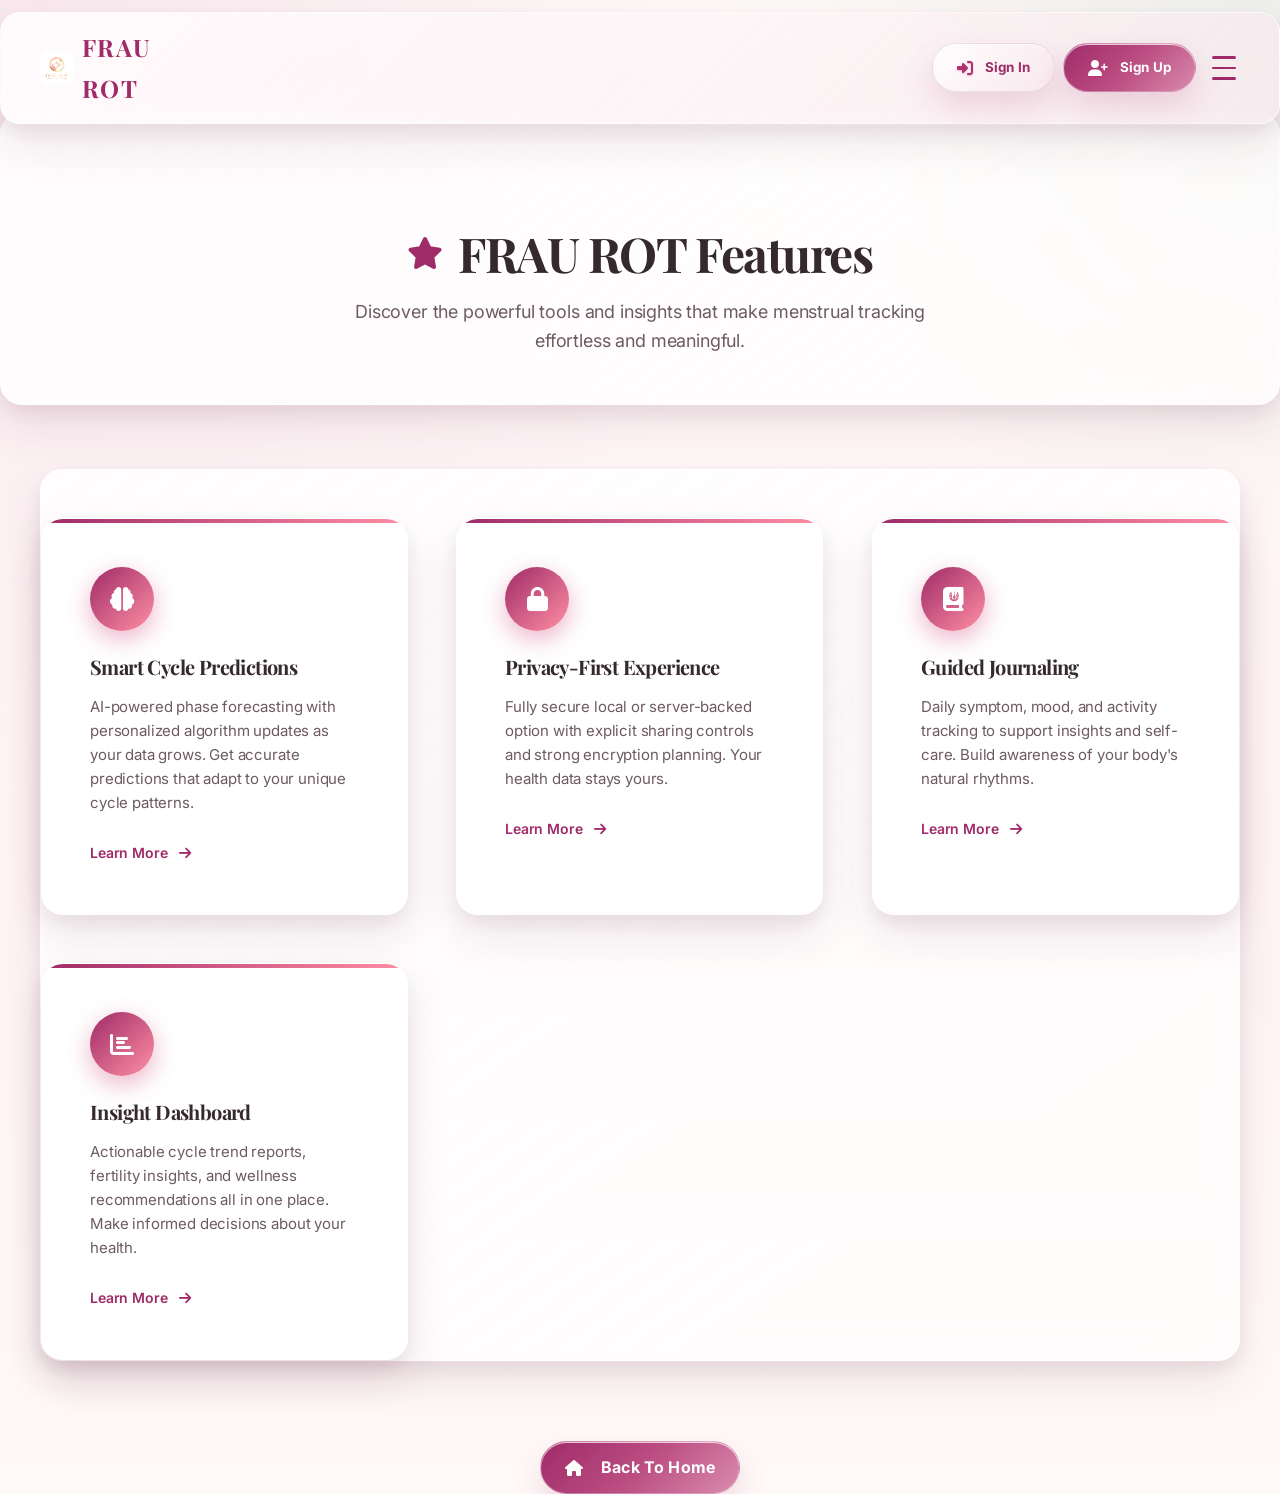
<file: pages/features.html>
<!DOCTYPE html>
<html lang="en">
<head>
  <meta charset="UTF-8">
  <meta name="viewport" content="width=device-width, initial-scale=1.0">
  <meta name="description" content="FRAU ROT Features">
  <title>Features - FRAU ROT</title>
  <link href="https://fonts.googleapis.com/css2?family=Inter:wght@300;400;500;600;700;800&family=Playfair+Display:wght@700;900&display=swap" rel="stylesheet">
  <link rel="stylesheet" href="../src/style.css">
  <link rel="stylesheet" href="https://cdnjs.cloudflare.com/ajax/libs/font-awesome/6.4.0/css/all.min.css">
</head>
<body>
  <nav class="navbar">
    <div class="navbar__container">
      <div class="navbar__logo">
        <img src="../images/frau rot.jpg" alt="FRAU ROT Logo" width="44" height="44">
        <span class="navbar__brand">FRAU ROT</span>
      </div>
      <div class="navbar__menu">
        <a href="../index.html" class="navbar__link"><i class="fas fa-home"></i> Home</a>
        <a href="about.html" class="navbar__link"><i class="fas fa-info-circle"></i> About</a>
        <a href="features.html" class="navbar__link"><i class="fas fa-star"></i> Features</a>
        <a href="blog.html" class="navbar__link"><i class="fas fa-book"></i> Blog</a>
        <a href="faq.html" class="navbar__link"><i class="fas fa-question-circle"></i> FAQ</a>
        <a href="contact.html" class="navbar__link"><i class="fas fa-envelope"></i> Contact</a>
      </div>
      <div class="navbar__actions">
        <a href="../index.html" class="navbar__btn navbar__btn--outline"><i class="fas fa-sign-in-alt"></i> Sign In</a>
        <a href="../index.html" class="navbar__btn navbar__btn--primary"><i class="fas fa-user-plus"></i> Sign Up</a>
      </div>
      <button class="navbar__toggle" type="button" aria-label="Toggle navigation menu" aria-expanded="false">
        <span></span><span></span><span></span>
      </button>
    </div>
  </nav>

  <main>
    <!-- Page Header -->
    <header class="page-header">
      <h1 class="page-header__title">
        <i class="fas fa-star"></i>
        FRAU ROT Features
      </h1>
      <p class="page-header__subtitle">
        Discover the powerful tools and insights that make menstrual tracking effortless and meaningful.
      </p>
    </header>

    <!-- Features Grid -->
    <section class="content-section">
      <div class="feature-grid">
        <div class="feature-card">
          <div class="feature-card__icon">
            <i class="fas fa-brain"></i>
          </div>
          <h3 class="feature-card__title">Smart Cycle Predictions</h3>
          <p class="feature-card__description">
            AI-powered phase forecasting with personalized algorithm updates as your data grows. Get accurate predictions that adapt to your unique cycle patterns.
          </p>
          <a href="#learn-more" class="feature-card__link">
            Learn More
            <i class="fas fa-arrow-right"></i>
          </a>
        </div>

        <div class="feature-card">
          <div class="feature-card__icon">
            <i class="fas fa-lock"></i>
          </div>
          <h3 class="feature-card__title">Privacy-First Experience</h3>
          <p class="feature-card__description">
            Fully secure local or server-backed option with explicit sharing controls and strong encryption planning. Your health data stays yours.
          </p>
          <a href="#learn-more" class="feature-card__link">
            Learn More
            <i class="fas fa-arrow-right"></i>
          </a>
        </div>

        <div class="feature-card">
          <div class="feature-card__icon">
            <i class="fas fa-journal-whills"></i>
          </div>
          <h3 class="feature-card__title">Guided Journaling</h3>
          <p class="feature-card__description">
            Daily symptom, mood, and activity tracking to support insights and self-care. Build awareness of your body's natural rhythms.
          </p>
          <a href="#learn-more" class="feature-card__link">
            Learn More
            <i class="fas fa-arrow-right"></i>
          </a>
        </div>

        <div class="feature-card">
          <div class="feature-card__icon">
            <i class="fas fa-chart-bar"></i>
          </div>
          <h3 class="feature-card__title">Insight Dashboard</h3>
          <p class="feature-card__description">
            Actionable cycle trend reports, fertility insights, and wellness recommendations all in one place. Make informed decisions about your health.
          </p>
          <a href="#learn-more" class="feature-card__link">
            Learn More
            <i class="fas fa-arrow-right"></i>
          </a>
        </div>
      </div>
    </section>

    <!-- Back to Home -->
    <div class="text-center mt-lg">
      <a href="../index.html" class="btn btn--primary">
        <i class="fas fa-home"></i>
        Back to Home
      </a>
    </div>
  </main>
  <script src="../scripts.js"></script>
</body>
</html>
</file>
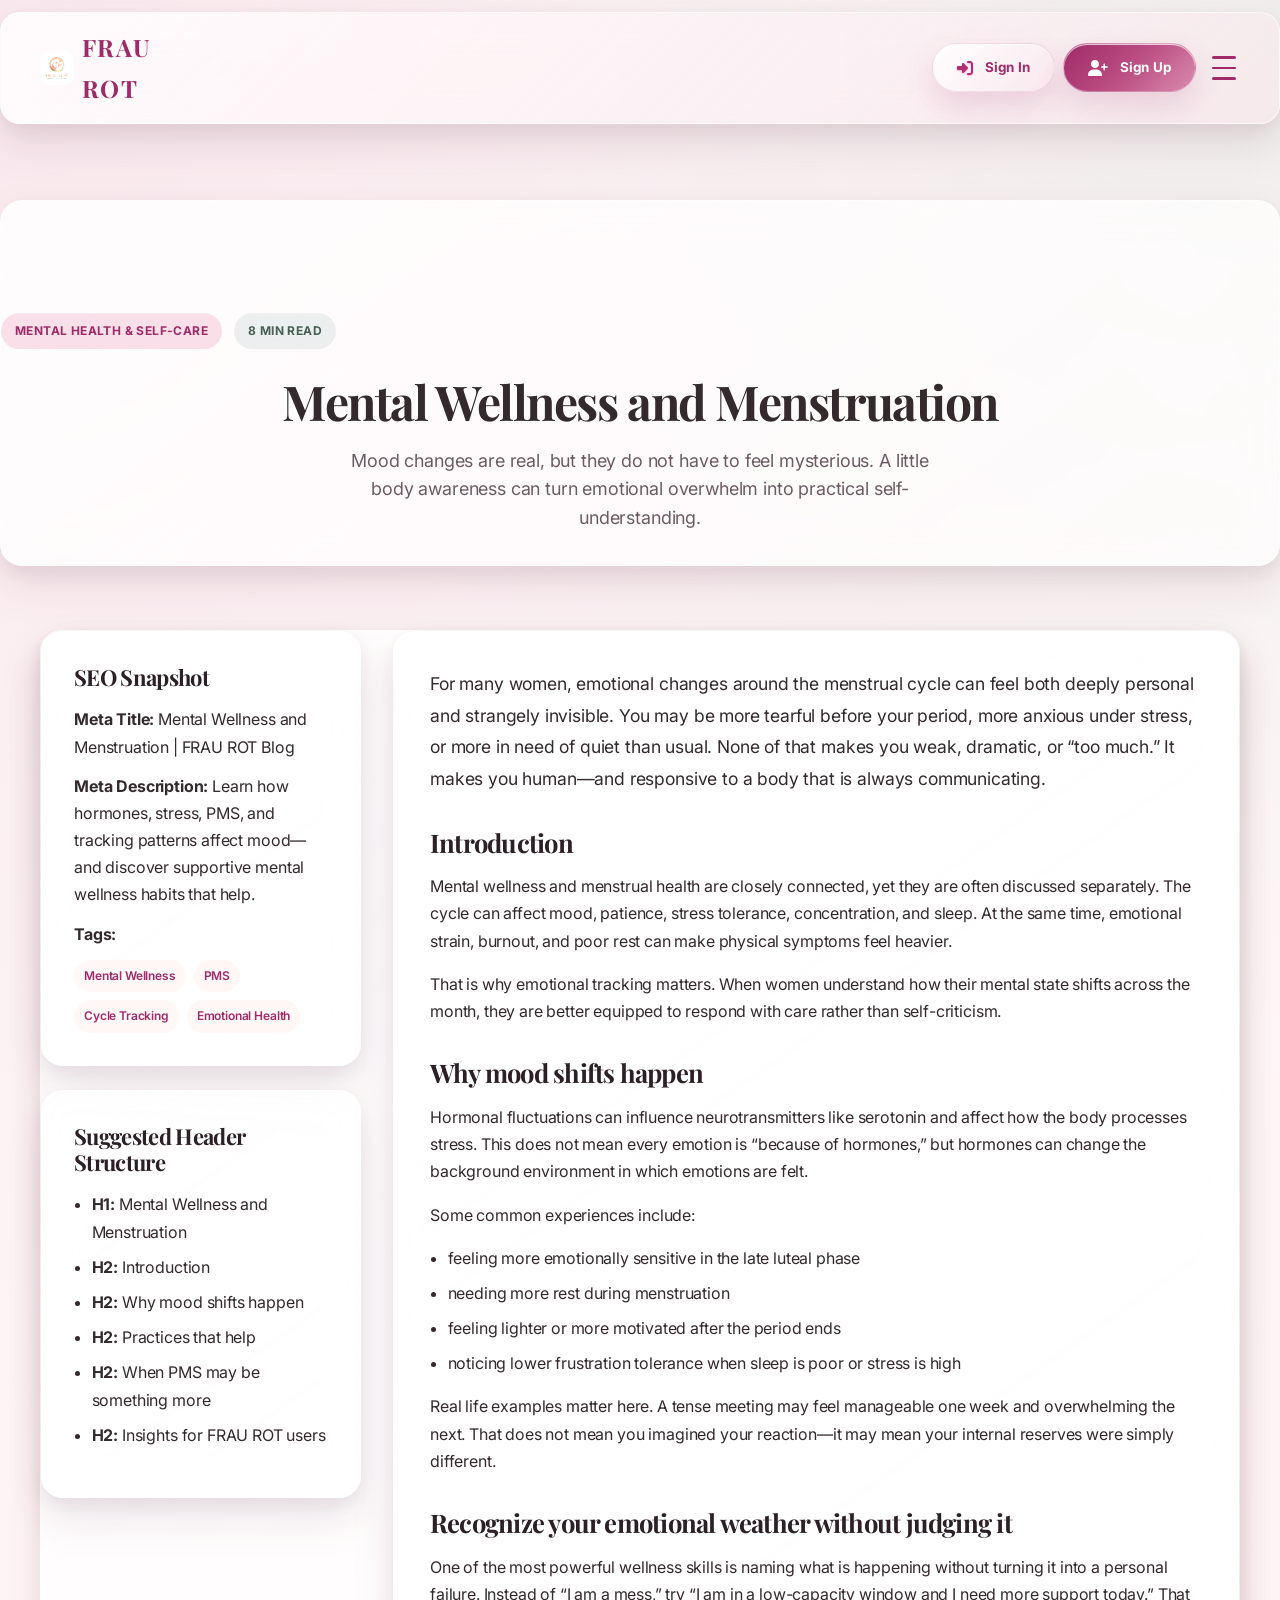
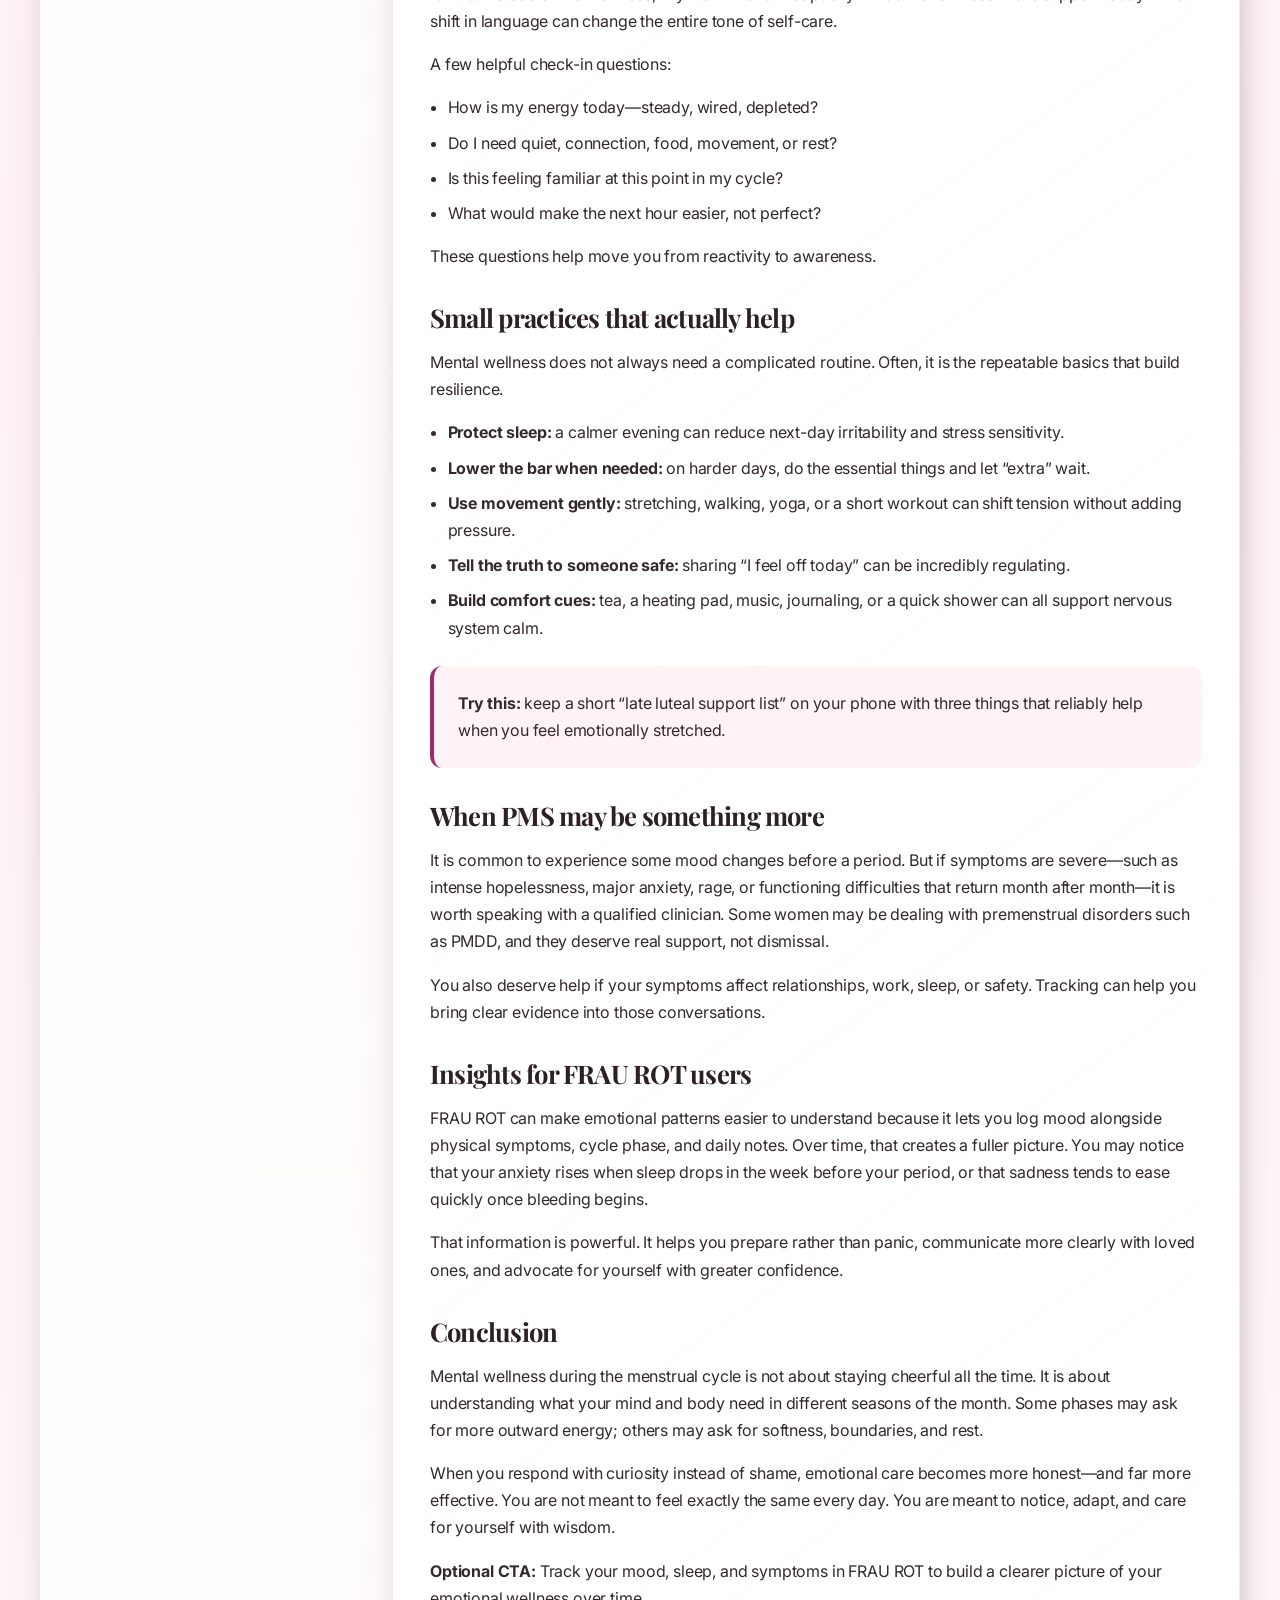
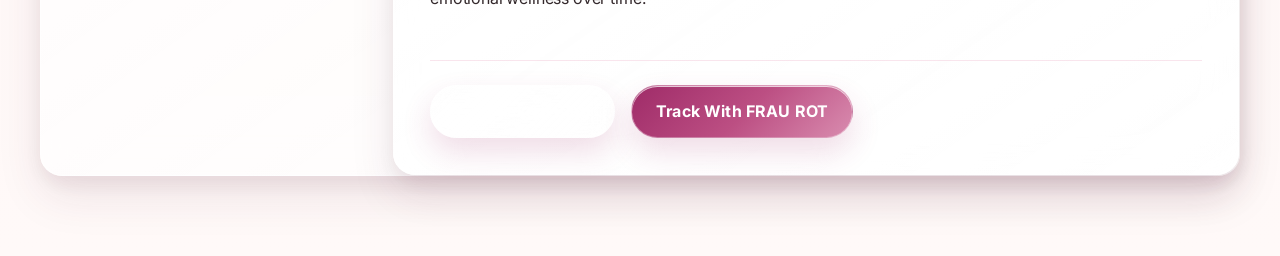
<file: pages/mental-wellness-menstruation.html>
<!DOCTYPE html>
<html lang="en">
<head>
  <meta charset="UTF-8">
  <meta name="viewport" content="width=device-width, initial-scale=1.0">
  <meta name="description" content="Explore the connection between mood, stress, PMS, and cycle awareness with practical mental wellness tools for every phase.">
  <title>Mental Wellness and Menstruation | FRAU ROT Blog</title>
  <link href="https://fonts.googleapis.com/css2?family=Inter:wght@300;400;500;600;700;800&family=Playfair+Display:wght@700;900&display=swap" rel="stylesheet">
  <link rel="stylesheet" href="../src/style.css">
  <link rel="stylesheet" href="https://cdnjs.cloudflare.com/ajax/libs/font-awesome/6.4.0/css/all.min.css">
</head>
<body>
  <nav class="navbar">
    <div class="navbar__container">
      <div class="navbar__logo">
        <img src="../images/frau rot.jpg" alt="FRAU ROT Logo" width="44" height="44">
        <span class="navbar__brand">FRAU ROT</span>
      </div>
      <div class="navbar__menu">
        <a href="../index.html" class="navbar__link"><i class="fas fa-home"></i> Home</a>
        <a href="about.html" class="navbar__link"><i class="fas fa-info-circle"></i> About</a>
        <a href="features.html" class="navbar__link"><i class="fas fa-star"></i> Features</a>
        <a href="blog.html" class="navbar__link"><i class="fas fa-book"></i> Blog</a>
        <a href="faq.html" class="navbar__link"><i class="fas fa-question-circle"></i> FAQ</a>
        <a href="contact.html" class="navbar__link"><i class="fas fa-envelope"></i> Contact</a>
      </div>
      <div class="navbar__actions">
        <a href="../index.html" class="navbar__btn navbar__btn--outline"><i class="fas fa-sign-in-alt"></i> Sign In</a>
        <a href="../index.html" class="navbar__btn navbar__btn--primary"><i class="fas fa-user-plus"></i> Sign Up</a>
      </div>
      <button class="navbar__toggle" type="button" aria-label="Toggle navigation menu" aria-expanded="false">
        <span></span><span></span><span></span>
      </button>
    </div>
  </nav>

  <main class="article-page">
    <header class="page-header page-header--article">
      <div class="article-meta-row">
        <span class="topic-pill">Mental Health &amp; Self-Care</span>
        <span class="topic-pill topic-pill--muted">8 min read</span>
      </div>
      <h1 class="page-header__title">Mental Wellness and Menstruation</h1>
      <p class="page-header__subtitle">Mood changes are real, but they do not have to feel mysterious. A little body awareness can turn emotional overwhelm into practical self-understanding.</p>
    </header>

    <section class="content-section article-layout">
      <aside class="article-sidebar">
        <div class="article-sidebar-card">
          <h2>SEO Snapshot</h2>
          <p><strong>Meta Title:</strong> Mental Wellness and Menstruation | FRAU ROT Blog</p>
          <p><strong>Meta Description:</strong> Learn how hormones, stress, PMS, and tracking patterns affect mood—and discover supportive mental wellness habits that help.</p>
          <p><strong>Tags:</strong></p>
          <div class="article-tags">
            <span>Mental Wellness</span>
            <span>PMS</span>
            <span>Cycle Tracking</span>
            <span>Emotional Health</span>
          </div>
        </div>

        <div class="article-sidebar-card">
          <h2>Suggested Header Structure</h2>
          <ul class="article-list">
            <li><strong>H1:</strong> Mental Wellness and Menstruation</li>
            <li><strong>H2:</strong> Introduction</li>
            <li><strong>H2:</strong> Why mood shifts happen</li>
            <li><strong>H2:</strong> Practices that help</li>
            <li><strong>H2:</strong> When PMS may be something more</li>
            <li><strong>H2:</strong> Insights for FRAU ROT users</li>
          </ul>
        </div>
      </aside>

      <article class="article-content">
        <p class="article-lead">For many women, emotional changes around the menstrual cycle can feel both deeply personal and strangely invisible. You may be more tearful before your period, more anxious under stress, or more in need of quiet than usual. None of that makes you weak, dramatic, or “too much.” It makes you human—and responsive to a body that is always communicating.</p>

        <section class="article-section">
          <h2>Introduction</h2>
          <p>Mental wellness and menstrual health are closely connected, yet they are often discussed separately. The cycle can affect mood, patience, stress tolerance, concentration, and sleep. At the same time, emotional strain, burnout, and poor rest can make physical symptoms feel heavier.</p>
          <p>That is why emotional tracking matters. When women understand how their mental state shifts across the month, they are better equipped to respond with care rather than self-criticism.</p>
        </section>

        <section class="article-section">
          <h2>Why mood shifts happen</h2>
          <p>Hormonal fluctuations can influence neurotransmitters like serotonin and affect how the body processes stress. This does not mean every emotion is “because of hormones,” but hormones can change the background environment in which emotions are felt.</p>
          <p>Some common experiences include:</p>
          <ul class="article-list">
            <li>feeling more emotionally sensitive in the late luteal phase</li>
            <li>needing more rest during menstruation</li>
            <li>feeling lighter or more motivated after the period ends</li>
            <li>noticing lower frustration tolerance when sleep is poor or stress is high</li>
          </ul>
          <p>Real life examples matter here. A tense meeting may feel manageable one week and overwhelming the next. That does not mean you imagined your reaction—it may mean your internal reserves were simply different.</p>
        </section>

        <section class="article-section">
          <h2>Recognize your emotional weather without judging it</h2>
          <p>One of the most powerful wellness skills is naming what is happening without turning it into a personal failure. Instead of “I am a mess,” try “I am in a low-capacity window and I need more support today.” That shift in language can change the entire tone of self-care.</p>
          <p>A few helpful check-in questions:</p>
          <ul class="article-list">
            <li>How is my energy today—steady, wired, depleted?</li>
            <li>Do I need quiet, connection, food, movement, or rest?</li>
            <li>Is this feeling familiar at this point in my cycle?</li>
            <li>What would make the next hour easier, not perfect?</li>
          </ul>
          <p>These questions help move you from reactivity to awareness.</p>
        </section>

        <section class="article-section">
          <h2>Small practices that actually help</h2>
          <p>Mental wellness does not always need a complicated routine. Often, it is the repeatable basics that build resilience.</p>
          <ul class="article-list">
            <li><strong>Protect sleep:</strong> a calmer evening can reduce next-day irritability and stress sensitivity.</li>
            <li><strong>Lower the bar when needed:</strong> on harder days, do the essential things and let “extra” wait.</li>
            <li><strong>Use movement gently:</strong> stretching, walking, yoga, or a short workout can shift tension without adding pressure.</li>
            <li><strong>Tell the truth to someone safe:</strong> sharing “I feel off today” can be incredibly regulating.</li>
            <li><strong>Build comfort cues:</strong> tea, a heating pad, music, journaling, or a quick shower can all support nervous system calm.</li>
          </ul>
          <div class="article-callout">
            <p><strong>Try this:</strong> keep a short “late luteal support list” on your phone with three things that reliably help when you feel emotionally stretched.</p>
          </div>
        </section>

        <section class="article-section">
          <h2>When PMS may be something more</h2>
          <p>It is common to experience some mood changes before a period. But if symptoms are severe—such as intense hopelessness, major anxiety, rage, or functioning difficulties that return month after month—it is worth speaking with a qualified clinician. Some women may be dealing with premenstrual disorders such as PMDD, and they deserve real support, not dismissal.</p>
          <p>You also deserve help if your symptoms affect relationships, work, sleep, or safety. Tracking can help you bring clear evidence into those conversations.</p>
        </section>

        <section class="article-section">
          <h2>Insights for FRAU ROT users</h2>
          <p>FRAU ROT can make emotional patterns easier to understand because it lets you log mood alongside physical symptoms, cycle phase, and daily notes. Over time, that creates a fuller picture. You may notice that your anxiety rises when sleep drops in the week before your period, or that sadness tends to ease quickly once bleeding begins.</p>
          <p>That information is powerful. It helps you prepare rather than panic, communicate more clearly with loved ones, and advocate for yourself with greater confidence.</p>
        </section>

        <section class="article-section">
          <h2>Conclusion</h2>
          <p>Mental wellness during the menstrual cycle is not about staying cheerful all the time. It is about understanding what your mind and body need in different seasons of the month. Some phases may ask for more outward energy; others may ask for softness, boundaries, and rest.</p>
          <p>When you respond with curiosity instead of shame, emotional care becomes more honest—and far more effective. You are not meant to feel exactly the same every day. You are meant to notice, adapt, and care for yourself with wisdom.</p>
          <p><strong>Optional CTA:</strong> Track your mood, sleep, and symptoms in FRAU ROT to build a clearer picture of your emotional wellness over time.</p>
        </section>

        <div class="article-footer-nav">
          <a href="blog.html" class="btn btn--secondary"><i class="fas fa-arrow-left"></i> Back to Blog</a>
          <a href="../index.html" class="btn btn--primary">Track with FRAU ROT</a>
        </div>
      </article>
    </section>
  </main>

  <script src="../scripts.js"></script>
</body>
</html>
</file>
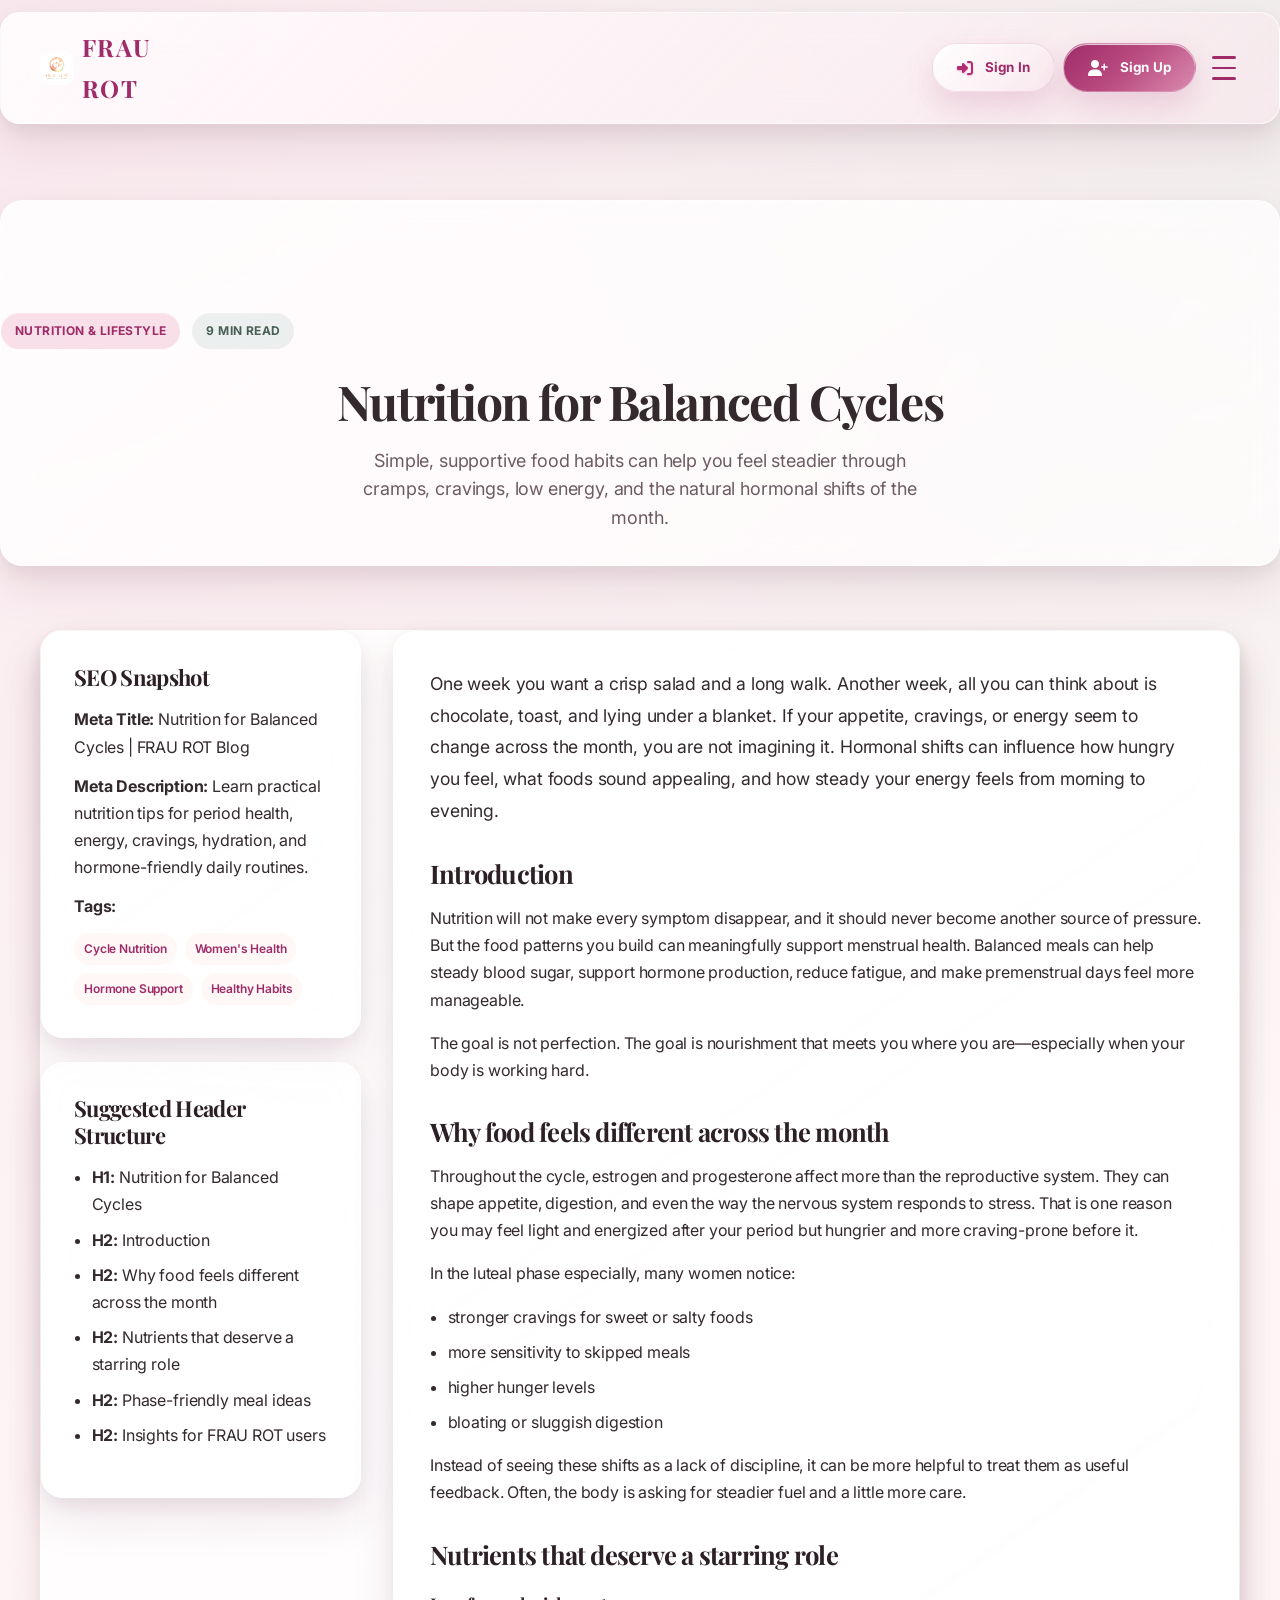
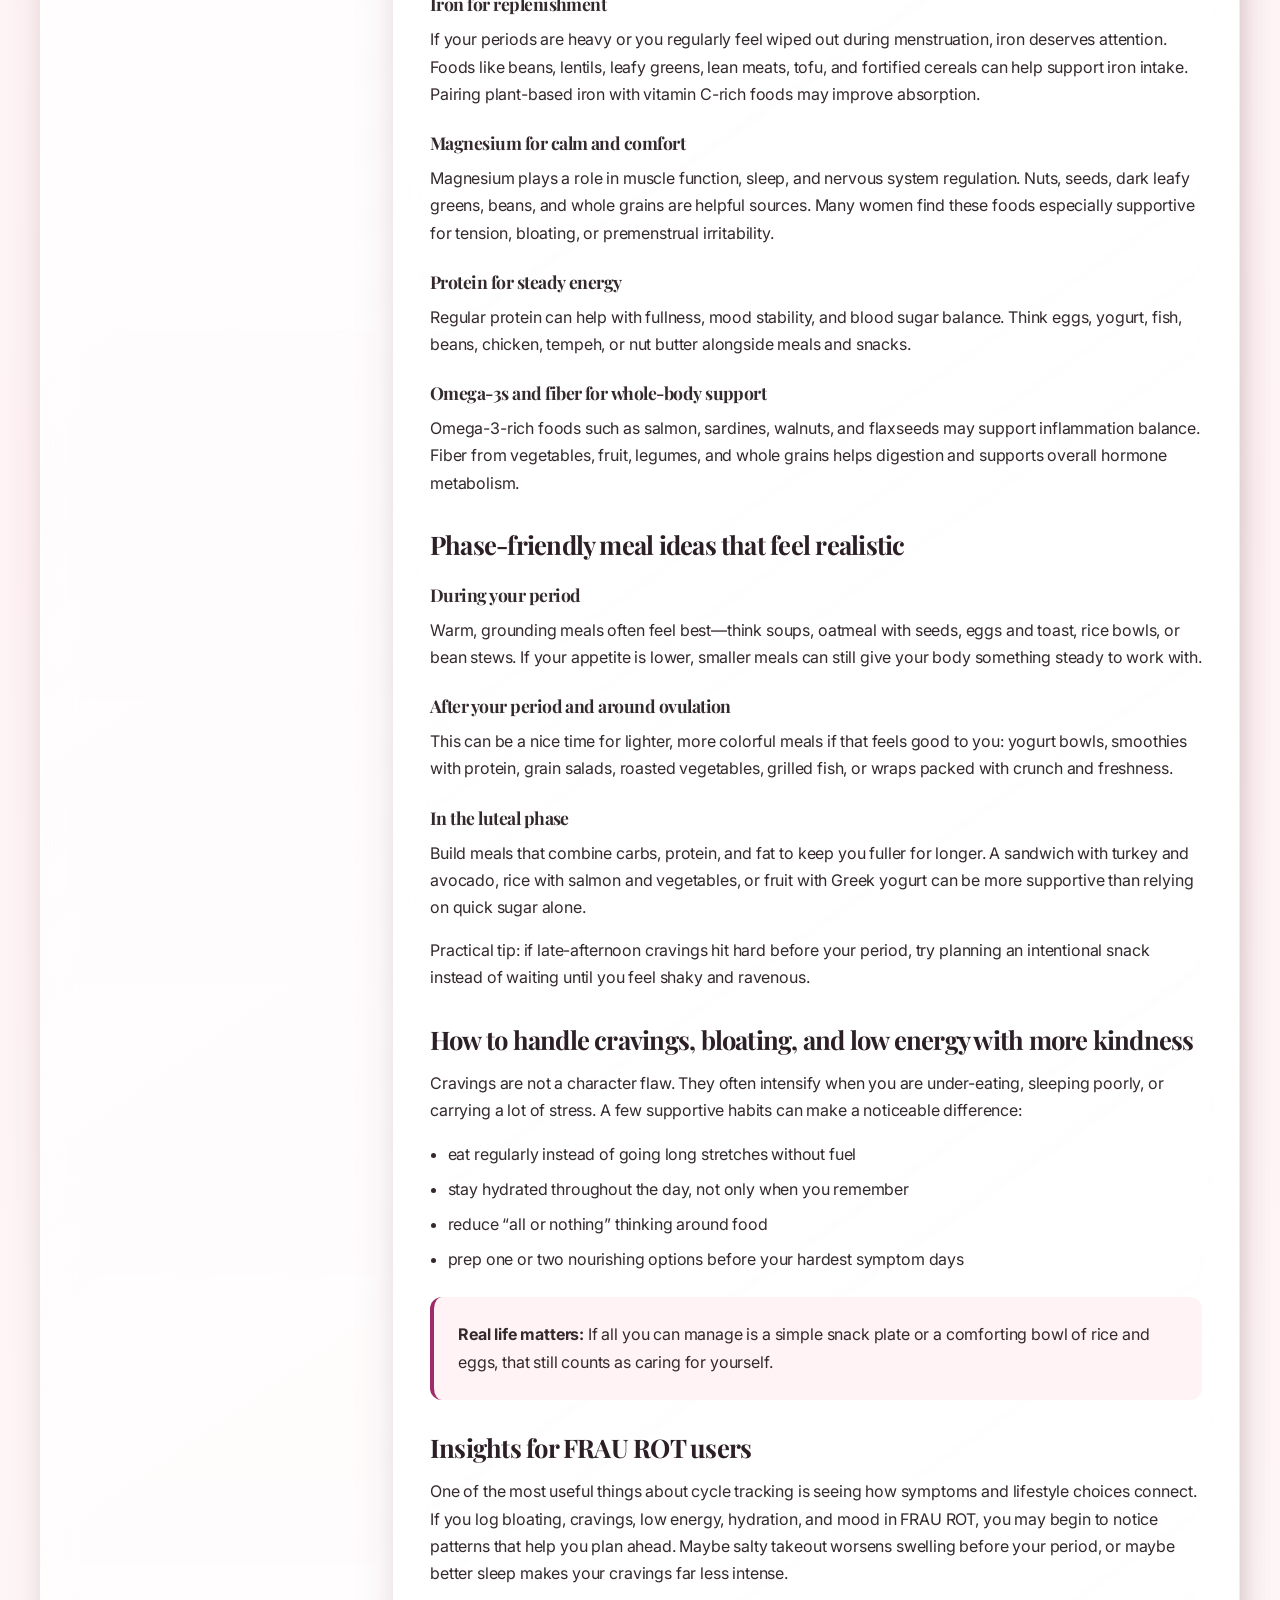
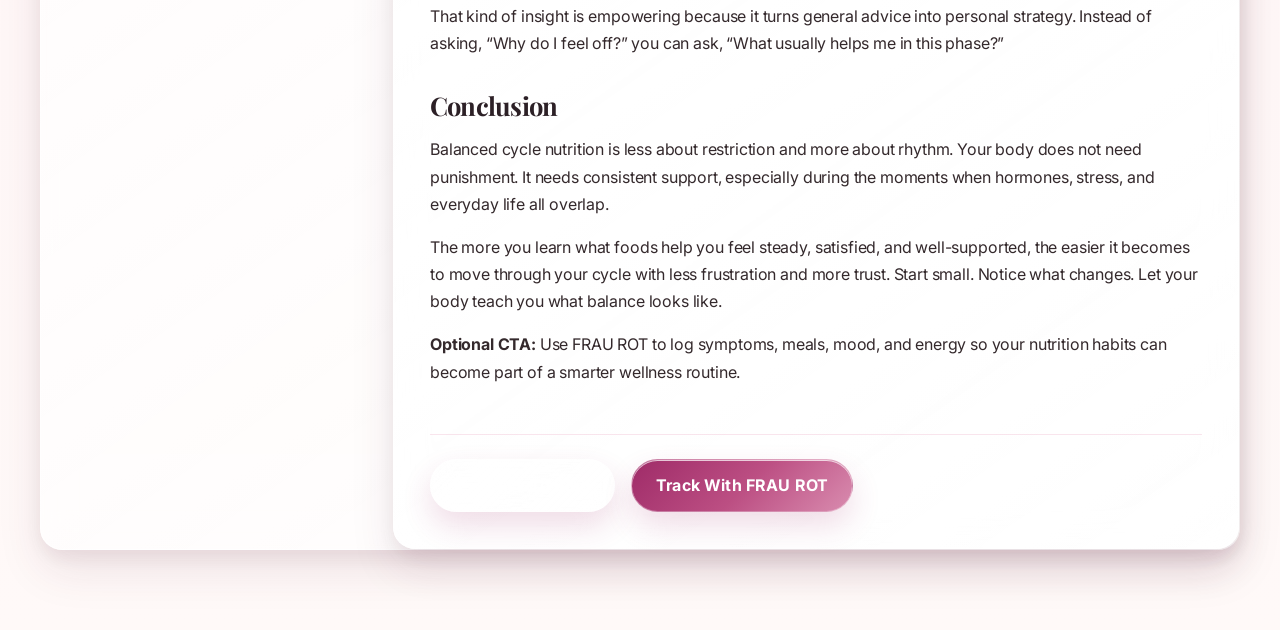
<file: pages/nutrition-balanced-cycles.html>
<!DOCTYPE html>
<html lang="en">
<head>
  <meta charset="UTF-8">
  <meta name="viewport" content="width=device-width, initial-scale=1.0">
  <meta name="description" content="Discover practical, cycle-friendly nutrition strategies to support energy, mood, cramps, and hormonal balance through every phase.">
  <title>Nutrition for Balanced Cycles | FRAU ROT Blog</title>
  <link href="https://fonts.googleapis.com/css2?family=Inter:wght@300;400;500;600;700;800&family=Playfair+Display:wght@700;900&display=swap" rel="stylesheet">
  <link rel="stylesheet" href="../src/style.css">
  <link rel="stylesheet" href="https://cdnjs.cloudflare.com/ajax/libs/font-awesome/6.4.0/css/all.min.css">
</head>
<body>
  <nav class="navbar">
    <div class="navbar__container">
      <div class="navbar__logo">
        <img src="../images/frau rot.jpg" alt="FRAU ROT Logo" width="44" height="44">
        <span class="navbar__brand">FRAU ROT</span>
      </div>
      <div class="navbar__menu">
        <a href="../index.html" class="navbar__link"><i class="fas fa-home"></i> Home</a>
        <a href="about.html" class="navbar__link"><i class="fas fa-info-circle"></i> About</a>
        <a href="features.html" class="navbar__link"><i class="fas fa-star"></i> Features</a>
        <a href="blog.html" class="navbar__link"><i class="fas fa-book"></i> Blog</a>
        <a href="faq.html" class="navbar__link"><i class="fas fa-question-circle"></i> FAQ</a>
        <a href="contact.html" class="navbar__link"><i class="fas fa-envelope"></i> Contact</a>
      </div>
      <div class="navbar__actions">
        <a href="../index.html" class="navbar__btn navbar__btn--outline"><i class="fas fa-sign-in-alt"></i> Sign In</a>
        <a href="../index.html" class="navbar__btn navbar__btn--primary"><i class="fas fa-user-plus"></i> Sign Up</a>
      </div>
      <button class="navbar__toggle" type="button" aria-label="Toggle navigation menu" aria-expanded="false">
        <span></span><span></span><span></span>
      </button>
    </div>
  </nav>

  <main class="article-page">
    <header class="page-header page-header--article">
      <div class="article-meta-row">
        <span class="topic-pill">Nutrition &amp; Lifestyle</span>
        <span class="topic-pill topic-pill--muted">9 min read</span>
      </div>
      <h1 class="page-header__title">Nutrition for Balanced Cycles</h1>
      <p class="page-header__subtitle">Simple, supportive food habits can help you feel steadier through cramps, cravings, low energy, and the natural hormonal shifts of the month.</p>
    </header>

    <section class="content-section article-layout">
      <aside class="article-sidebar">
        <div class="article-sidebar-card">
          <h2>SEO Snapshot</h2>
          <p><strong>Meta Title:</strong> Nutrition for Balanced Cycles | FRAU ROT Blog</p>
          <p><strong>Meta Description:</strong> Learn practical nutrition tips for period health, energy, cravings, hydration, and hormone-friendly daily routines.</p>
          <p><strong>Tags:</strong></p>
          <div class="article-tags">
            <span>Cycle Nutrition</span>
            <span>Women's Health</span>
            <span>Hormone Support</span>
            <span>Healthy Habits</span>
          </div>
        </div>

        <div class="article-sidebar-card">
          <h2>Suggested Header Structure</h2>
          <ul class="article-list">
            <li><strong>H1:</strong> Nutrition for Balanced Cycles</li>
            <li><strong>H2:</strong> Introduction</li>
            <li><strong>H2:</strong> Why food feels different across the month</li>
            <li><strong>H2:</strong> Nutrients that deserve a starring role</li>
            <li><strong>H2:</strong> Phase-friendly meal ideas</li>
            <li><strong>H2:</strong> Insights for FRAU ROT users</li>
          </ul>
        </div>
      </aside>

      <article class="article-content">
        <p class="article-lead">One week you want a crisp salad and a long walk. Another week, all you can think about is chocolate, toast, and lying under a blanket. If your appetite, cravings, or energy seem to change across the month, you are not imagining it. Hormonal shifts can influence how hungry you feel, what foods sound appealing, and how steady your energy feels from morning to evening.</p>

        <section class="article-section">
          <h2>Introduction</h2>
          <p>Nutrition will not make every symptom disappear, and it should never become another source of pressure. But the food patterns you build can meaningfully support menstrual health. Balanced meals can help steady blood sugar, support hormone production, reduce fatigue, and make premenstrual days feel more manageable.</p>
          <p>The goal is not perfection. The goal is nourishment that meets you where you are—especially when your body is working hard.</p>
        </section>

        <section class="article-section">
          <h2>Why food feels different across the month</h2>
          <p>Throughout the cycle, estrogen and progesterone affect more than the reproductive system. They can shape appetite, digestion, and even the way the nervous system responds to stress. That is one reason you may feel light and energized after your period but hungrier and more craving-prone before it.</p>
          <p>In the luteal phase especially, many women notice:</p>
          <ul class="article-list">
            <li>stronger cravings for sweet or salty foods</li>
            <li>more sensitivity to skipped meals</li>
            <li>higher hunger levels</li>
            <li>bloating or sluggish digestion</li>
          </ul>
          <p>Instead of seeing these shifts as a lack of discipline, it can be more helpful to treat them as useful feedback. Often, the body is asking for steadier fuel and a little more care.</p>
        </section>

        <section class="article-section">
          <h2>Nutrients that deserve a starring role</h2>
          <h3>Iron for replenishment</h3>
          <p>If your periods are heavy or you regularly feel wiped out during menstruation, iron deserves attention. Foods like beans, lentils, leafy greens, lean meats, tofu, and fortified cereals can help support iron intake. Pairing plant-based iron with vitamin C-rich foods may improve absorption.</p>

          <h3>Magnesium for calm and comfort</h3>
          <p>Magnesium plays a role in muscle function, sleep, and nervous system regulation. Nuts, seeds, dark leafy greens, beans, and whole grains are helpful sources. Many women find these foods especially supportive for tension, bloating, or premenstrual irritability.</p>

          <h3>Protein for steady energy</h3>
          <p>Regular protein can help with fullness, mood stability, and blood sugar balance. Think eggs, yogurt, fish, beans, chicken, tempeh, or nut butter alongside meals and snacks.</p>

          <h3>Omega-3s and fiber for whole-body support</h3>
          <p>Omega-3-rich foods such as salmon, sardines, walnuts, and flaxseeds may support inflammation balance. Fiber from vegetables, fruit, legumes, and whole grains helps digestion and supports overall hormone metabolism.</p>
        </section>

        <section class="article-section">
          <h2>Phase-friendly meal ideas that feel realistic</h2>
          <h3>During your period</h3>
          <p>Warm, grounding meals often feel best—think soups, oatmeal with seeds, eggs and toast, rice bowls, or bean stews. If your appetite is lower, smaller meals can still give your body something steady to work with.</p>

          <h3>After your period and around ovulation</h3>
          <p>This can be a nice time for lighter, more colorful meals if that feels good to you: yogurt bowls, smoothies with protein, grain salads, roasted vegetables, grilled fish, or wraps packed with crunch and freshness.</p>

          <h3>In the luteal phase</h3>
          <p>Build meals that combine carbs, protein, and fat to keep you fuller for longer. A sandwich with turkey and avocado, rice with salmon and vegetables, or fruit with Greek yogurt can be more supportive than relying on quick sugar alone.</p>
          <p>Practical tip: if late-afternoon cravings hit hard before your period, try planning an intentional snack instead of waiting until you feel shaky and ravenous.</p>
        </section>

        <section class="article-section">
          <h2>How to handle cravings, bloating, and low energy with more kindness</h2>
          <p>Cravings are not a character flaw. They often intensify when you are under-eating, sleeping poorly, or carrying a lot of stress. A few supportive habits can make a noticeable difference:</p>
          <ul class="article-list">
            <li>eat regularly instead of going long stretches without fuel</li>
            <li>stay hydrated throughout the day, not only when you remember</li>
            <li>reduce “all or nothing” thinking around food</li>
            <li>prep one or two nourishing options before your hardest symptom days</li>
          </ul>
          <div class="article-callout">
            <p><strong>Real life matters:</strong> If all you can manage is a simple snack plate or a comforting bowl of rice and eggs, that still counts as caring for yourself.</p>
          </div>
        </section>

        <section class="article-section">
          <h2>Insights for FRAU ROT users</h2>
          <p>One of the most useful things about cycle tracking is seeing how symptoms and lifestyle choices connect. If you log bloating, cravings, low energy, hydration, and mood in FRAU ROT, you may begin to notice patterns that help you plan ahead. Maybe salty takeout worsens swelling before your period, or maybe better sleep makes your cravings far less intense.</p>
          <p>That kind of insight is empowering because it turns general advice into personal strategy. Instead of asking, “Why do I feel off?” you can ask, “What usually helps me in this phase?”</p>
        </section>

        <section class="article-section">
          <h2>Conclusion</h2>
          <p>Balanced cycle nutrition is less about restriction and more about rhythm. Your body does not need punishment. It needs consistent support, especially during the moments when hormones, stress, and everyday life all overlap.</p>
          <p>The more you learn what foods help you feel steady, satisfied, and well-supported, the easier it becomes to move through your cycle with less frustration and more trust. Start small. Notice what changes. Let your body teach you what balance looks like.</p>
          <p><strong>Optional CTA:</strong> Use FRAU ROT to log symptoms, meals, mood, and energy so your nutrition habits can become part of a smarter wellness routine.</p>
        </section>

        <div class="article-footer-nav">
          <a href="blog.html" class="btn btn--secondary"><i class="fas fa-arrow-left"></i> Back to Blog</a>
          <a href="../index.html" class="btn btn--primary">Track with FRAU ROT</a>
        </div>
      </article>
    </section>
  </main>

  <script src="../scripts.js"></script>
</body>
</html>
</file>
<file: src/style.css>
/* ============================================
   FRAU ROT - COMPREHENSIVE DESIGN SYSTEM
   ============================================ */

/*
  :root is the highest scope in CSS. Properties defined here (variables)
  are available globally in the entire stylesheet. Use var(--your-var)
  to reference them.
*/
:root {
  /* Colors */
  --color-primary-pink: #C4004E;
  --color-pink-hover: #A80243;
  --color-pink-gradient: rgba(196, 0, 78, 0.75);
  --color-light-pink: #FFF0F3;
  --color-white: #FFFFFF;
  --color-button-bg: #F1F1F1;
  --color-text-dark: #222222;
  --color-text-light: #999999;
  --color-text-primary: #1A1A1A;
  --color-border: #E8E8E8;
  
  /* Phase Colors */
  --color-menstrual: #C4004E;
  --color-follicular: #FF8FA3;
  --color-ovulation: #FFB3C1;
  --color-luteal: #E85D8A;

  /* Typography */
  --font-display: 'Playfair Display', serif;
  --font-body: 'Poppins', sans-serif;
  
  --font-size-hero: 96px;
  --font-size-hero-subtitle: 32px;
  --font-size-section-title: 48px;
  --font-size-body: 16px;
  --font-size-small: 14px;

  /* Spacing */
  --spacing-xs: 8px;
  --spacing-sm: 12px;
  --spacing-md: 16px;
  --spacing-lg: 24px;
  --spacing-xl: 32px;
  --spacing-2xl: 48px;
  --spacing-3xl: 64px;

  /* Border Radius */
  --radius-button: 12px;
  --radius-chip: 24px;
  --radius-input: 4px;
  --radius-card: 20px;
  --radius-section: 20px;

  /* Shadows */
  --shadow-soft: 0 4px 10px rgba(0, 0, 0, 0.15);
  --shadow-medium: 0 4px 20px rgba(0, 0, 0, 0.1);
  --shadow-card: 0 2px 12px rgba(0, 0, 0, 0.08);

  /* Transitions */
  --transition-fast: 0.2s ease;
  --transition-smooth: 0.3s ease;

  /* Layout */
  --sidebar-width: 240px;
  --main-content-width: calc(100% - var(--sidebar-width));
}

/* ============================================
   RESET & BASE STYLES
   ============================================ */

/*
  Reset styles help eliminate browser default spacing and layout
  inconsistencies across Chrome, Firefox, Safari, etc.
*/
* {
  margin: 0;
  padding: 0;
  box-sizing: border-box;
}

html {
  scroll-behavior: smooth;
}

body {
  font-family: var(--font-body);
  color: var(--color-text-dark);
  background-color: var(--color-light-pink);
  line-height: 1.6;
  font-size: var(--font-size-body);
}

h1, h2, h3, h4, h5, h6 {
  font-family: var(--font-display);
  font-weight: 700;
  line-height: 1.2;
}

p { margin: 0; }

a {
  color: var(--color-primary-pink);
  text-decoration: none;
  transition: color var(--transition-fast);
}

a:hover { opacity: 0.8; }

/* ============================================
   PAGE SECTION MANAGEMENT
   ============================================ */

/*
  .page-section is a common pattern for SPA-style pages: by default hidden
  and only one section is visible when the app JavaScript adds/removes
  .hidden. Keeps the page fast and prevents layout flashing.
*/
.page-section {
  display: none;
  min-height: 100vh;
}
.page-section:not(.hidden) {
  display: flex;
  flex-direction: column;
}

.page-section.hidden {
  display: none !important;
}

.app-container {
  width: 100%;
}

/* ============================================
   CONTAINER & GRID
   ============================================ */

.container {
  width: 100%;
  max-width: 1200px;
  margin: 0 auto;
  padding: 0 var(--spacing-lg);
}

/* ============================================
   HERO SECTION (Landing Page)
   ============================================ */

/*
  .hero is the first full-screen landing section with background image,
  gradient overlay and centered text. It usually carries the main CTA.
*/
.hero {
  position: relative;
  min-height: 100vh;
  display: flex;
  flex-direction: column;
  align-items: center;
  justify-content: center;
  background: linear-gradient(135deg, var(--color-primary-pink) 0%, #A80243 100%);
  background-image: 
    url('../images/flowers.jpg'),
    linear-gradient(135deg, var(--color-primary-pink) 0%, #A80243 100%);
  background-size: cover, cover;
  background-position: center, center;
  background-attachment: fixed;
  color: var(--color-white);
  overflow: hidden;
}

.hero::before {
  content: '';
  position: absolute;
  top: 0;
  left: 0;
  right: 0;
  bottom: 0;
  background: var(--color-pink-gradient);
  z-index: 1;
}

.navbar {
  position: fixed;
  top: 0;
  left: 0;
  right: 0;
  background: linear-gradient(135deg, rgba(255, 255, 255, 0.95), rgba(255, 255, 255, 0.85));
  border-bottom: 1px solid rgba(245, 238, 241, 0.2);
  backdrop-filter: blur(2px);
  box-shadow: 0 8px 30px rgba(248, 242, 244, 0.25);
  z-index: 1000;
  transition: all var(--transition-fast);
}

.navbar--scrolled {
  background: linear-gradient(135deg, rgba(255, 255, 255, 1), rgba(255, 255, 255, 0.95));
  box-shadow: 0 12px 32px rgba(253, 253, 253, 0.3);
  transform: translateY(-2px);
}

.navbar__container {
  width: 100%;
  max-width: 1440px;
  margin: 0 auto;
  padding: var(--spacing-md) var(--spacing-lg);
  display: flex;
  justify-content: space-between;
  align-items: center;
  gap: var(--spacing-xl);
}

.navbar__logo {
  display: flex;
  align-items: center;
  gap: var(--spacing-md);
  text-decoration: none;
  cursor: pointer;
  min-width: max-content;
}

.navbar__logo img {
  width: 45px;
  height: 45px;
  object-fit: contain;
  filter: brightness(0.95);
}

.navbar__brand {
  font-family: var(--font-heading);
  font-size: 1.5rem;
  font-weight: 700;
  color: var(--color-primary-pink);
  letter-spacing: -0.5px;
}

.navbar__menu {
  display: flex;
  align-items: center;
  gap: var(--spacing-lg);
  flex: 1;
  justify-content: center;
}

.navbar__link {
  display: flex;
  align-items: center;
  gap: var(--spacing-sm);
  color: var(--color-text-primary);
  text-decoration: none;
  font-size: 0.95rem;
  font-weight: 500;
  padding: var(--spacing-md) var(--spacing-lg);
  border-radius: var(--border-radius-md);
  transition: all var(--transition-fast);
  position: relative;
}

.navbar__link i {
  font-size: 1rem;
  color: var(--color-primary-pink);
  transition: all var(--transition-fast);
  filter: brightness(1.1);
  text-shadow: 0 1px 2px rgba(196, 0, 78, 0.3);
}

.navbar__link::after {
  content: '';
  position: absolute;
  bottom: 0;
  left: var(--spacing-lg);
  right: var(--spacing-lg);
  height: 2px;
  background: var(--color-primary-pink);
  border-radius: 1px;
  transform: scaleX(0);
  transition: transform var(--transition-fast);
}

.navbar__link:hover {
  background: rgba(196, 0, 78, 0.08);
  color: var(--color-primary-pink);
}

.navbar__link:hover::after {
  transform: scaleX(1);
}

.navbar__actions {
  display: flex;
  align-items: center;
  gap: var(--spacing-md);
}

.navbar__btn {
  display: flex;
  align-items: center;
  gap: var(--spacing-sm);
  padding: 0.65rem var(--spacing-lg);
  border: none;
  border-radius: var(--border-radius-md);
  font-size: 0.95rem;
  font-weight: 600;
  cursor: pointer;
  transition: all var(--transition-fast);
  white-space: nowrap;
  font-family: var(--font-body);
}

.navbar__btn i {
  font-size: 1rem;
  filter: brightness(1.1);
  text-shadow: 0 1px 2px rgba(196, 0, 78, 0.3);
}

.navbar__btn--outline {
  color: var(--color-primary-pink);
  background: transparent;
  border: 2px solid var(--color-primary-pink);
}

.navbar__btn--outline:hover {
  background: var(--color-primary-pink);
  color: white;
  transform: translateY(-2px);
  box-shadow: 0 8px 16px rgba(196, 0, 78, 0.2);
}

.navbar__btn--primary {
  background: var(--color-primary-pink);
  color: white;
}

.navbar__btn--primary:hover {
  background: var(--color-pink-hover);
  transform: translateY(-2px);
  box-shadow: 0 8px 16px rgba(196, 0, 78, 0.3);
}

.navbar__toggle {
  display: none;
  flex-direction: column;
  align-items: center;
  justify-content: center;
  width: 32px;
  height: 32px;
  border: none;
  background: transparent;
  cursor: pointer;
  padding: 0;
}

.navbar__toggle span {
  width: 24px;
  height: 2.5px;
  background: var(--color-primary-pink);
  border-radius: 2px;
  transition: all var(--transition-fast);
  margin: 4px 0;
}

.navbar__toggle:hover span {
  background: var(--color-pink-hover);
}

.navbar__toggle.active span:nth-child(1) {
  transform: rotate(45deg) translate(8px, 8px);
}

.navbar__toggle.active span:nth-child(2) {
  opacity: 0;
}

.navbar__toggle.active span:nth-child(3) {
  transform: rotate(-45deg) translate(7px, -7px);
}

.navbar__menu.active {
  display: flex;
  position: absolute;
  top: 70px;
  left: 0;
  right: 0;
  background: rgba(255, 255, 255, 0.98);
  backdrop-filter: blur(10px);
  flex-direction: column;
  padding: var(--spacing-lg) 0;
  box-shadow: 0 8px 20px rgba(0, 0, 0, 0.1);
  z-index: 999;
  align-items: stretch;
}

.navbar__menu.active .navbar__link {
  padding: var(--spacing-md) var(--spacing-lg);
  border-radius: 0;
  border-bottom: 1px solid var(--color-border);
}

.navbar__menu.active .navbar__link:last-child {
  border-bottom: none;
}

.hero__content {
  position: relative;
  z-index: 2;
  text-align: center;
  display: flex;
  flex-direction: column;
  align-items: center;
  gap: var(--spacing-lg);
  padding: var(--spacing-3xl) var(--spacing-lg);
  max-width: 800px;
}

.hero__title {
  font-size: var(--font-size-hero);
  font-weight: 900;
  letter-spacing: 2px;
  text-shadow: 0 2px 10px rgba(0, 0, 0, 0.2);
  margin: 0;
  line-height: 1.1;
}

.hero__subtitle {
  font-family: var(--font-body);
  font-size: var(--font-size-hero-subtitle);
  font-weight: 600;
  line-height: 1.4;
  margin: 0;
}

.hero__buttons {
  display: flex;
  gap: var(--spacing-lg);
  margin: var(--spacing-xl) 0;
  flex-wrap: wrap;
  justify-content: center;
}

.hero__cta-text {
  font-size: var(--font-size-small);
  margin-top: var(--spacing-lg);
  opacity: 0.95;
}

.hero__link {
  color: var(--color-white);
  text-decoration: underline;
  font-weight: 600;
}

/* ============================================
   BUTTON COMPONENT
   ============================================ */

/*
  Reusable button base class. Use modifiers like .btn--primary,
  .btn--secondary, .btn--light for color variants. This is how BEM
  conventions create maintainable UI systems.
*/
.btn {
  padding: var(--spacing-md) var(--spacing-xl);
  border: none;
  border-radius: var(--radius-button);
  font-family: var(--font-body);
  font-size: var(--font-size-body);
  font-weight: 600;
  cursor: pointer;
  transition: all var(--transition-fast);
  display: inline-flex;
  align-items: center;
  gap: var(--spacing-sm);
  text-transform: capitalize;
  white-space: nowrap;
  box-shadow: var(--shadow-soft);
}

.btn:hover { transform: translateY(-2px); box-shadow: var(--shadow-medium); }
.btn:active { transform: translateY(0); }

.btn--primary {
  background-color: var(--color-primary-pink);
  color: var(--color-white);
}

.btn--primary:hover { background-color: #A80243; }
.btn--secondary {
  background-color: transparent;
  color: var(--color-white);
  border: 2px solid var(--color-white);
  padding: calc(var(--spacing-md) - 2px) calc(var(--spacing-xl) - 2px);
}

.btn--secondary:hover { background-color: rgba(255, 255, 255, 0.1); }
.btn--light {
  background-color: var(--color-button-bg);
  color: var(--color-text-dark);
}

.btn--light:hover { background-color: #E0E0E0; }
.btn--apple {
  background-color: var(--color-text-dark);
  color: var(--color-white);
}

.btn--apple:hover { background-color: #1a1a1a; }

.btn__icon { font-size: 18px; display: inline-block; }

.btn--lg { padding: 14px 32px; }
.btn--sm { padding: 8px 16px; font-size: 14px; }
.btn--block { width: 100%; justify-content: center; }

/* ============================================
   FORM COMPONENTS
   ============================================ */

/*
  Form styles are structured with utility classes:
  - .form-group holds each label+input set
  - .form-row handles grid layout for two-column inputs
  - .form-input variants control visual states
*/
.form {
  width: 100%;
  display: flex;
  flex-direction: column;
  gap: var(--spacing-lg);
}

.form-instruction {
  text-align: center;
  color: var(--color-text-light);
  font-size: var(--font-size-small);
  margin-bottom: var(--spacing-md);
}

.form-group {
  display: flex;
  flex-direction: column;
  gap: var(--spacing-sm);
  flex: 1;
}

.form-label {
  font-weight: 600;
  color: var(--color-text-dark);
  font-size: var(--font-size-small);
}

.form-row {
  display: grid;
  grid-template-columns: 1fr 1fr;
  gap: var(--spacing-lg);
}

.form-input {
  width: 100%;
  padding: var(--spacing-md) 0;
  border: none;
  border-bottom: 2px solid var(--color-border);
  background-color: transparent;
  font-family: var(--font-body);
  font-size: var(--font-size-body);
  color: var(--color-text-dark);
  transition: border-color var(--transition-fast);
}

.form-input::placeholder { color: var(--color-text-light); }
.form-input:focus {
  outline: none;
  border-bottom-color: var(--color-primary-pink);
}

.form-input--underline { border-radius: 0; }

.form-input--textarea {
  border: 2px solid rgba(196, 0, 78, 0.2);
  padding: var(--spacing-md);
  border-radius: var(--radius-input);
  resize: vertical;
  font-family: inherit;
  background-color: rgba(255, 228, 236, 0.3);
  transition: all var(--transition-fast);
}

.form-input--textarea:focus {
  border-color: var(--color-primary-pink);
  background-color: rgba(255, 228, 236, 0.5);
  box-shadow: 0 4px 12px rgba(196, 0, 78, 0.12);
}

.form-buttons {
  display: flex;
  flex-direction: column;
  gap: var(--spacing-md);
  margin-top: var(--spacing-lg);
}

.form-agreement {
  text-align: center;
  font-size: var(--font-size-small);
  color: var(--color-text-light);
  margin-top: var(--spacing-md);
}

.checkbox {
  width: 20px;
  height: 20px;
  cursor: pointer;
  accent-color: var(--color-primary-pink);
}

.checkbox-label {
  display: flex;
  align-items: center;
  gap: var(--spacing-sm);
  cursor: pointer;
  font-size: var(--font-size-body);
}

.signin-options { padding: var(--spacing-md) 0; }
.signin-option {
  display: flex;
  align-items: center;
  gap: var(--spacing-sm);
}

/* ============================================
   SIGNUP & LOGIN SECTIONS
   ============================================ */

.signup, .login {
  padding: var(--spacing-3xl) var(--spacing-lg);
  background-color: var(--color-white);
}

.signup {
  background-color: #FAFAFA;
  padding-top: 80px;
  position: relative;
  min-height: 100vh;
}

.login {
  background-color: #FAFAFA;
  padding-top: 80px;
  position: relative;
  min-height: 100vh;
}

.section-banner {
  display: flex;
  align-items: center;
  justify-content: space-between;
  gap: var(--spacing-3xl);
  margin-bottom: var(--spacing-3xl);
  flex-wrap: wrap;
}

.section-banner__text { flex: 1; min-width: 300px; }
.section-title {
  font-size: var(--font-size-section-title);
  margin-bottom: var(--spacing-md);
  color: var(--color-text-dark);
}

.section-subtitle {
  font-family: var(--font-body);
  font-size: var(--font-size-body);
  color: var(--color-text-light);
  font-weight: 400;
}

.section-banner__image {
  flex: 1;
  min-width: 300px;
  text-align: center;
}

.section-banner__image img {
  max-width: 100%;
  height: auto;
  border-radius: var(--radius-section);
  box-shadow: var(--shadow-medium);
}

.form-container {
  background-color: var(--color-white);
  padding: var(--spacing-2xl);
  border-radius: var(--radius-card);
  box-shadow: var(--shadow-soft);
  max-width: 600px;
  margin: 0 auto;
}

.login-footer {
  display: flex;
  justify-content: center;
  align-items: center;
  gap: var(--spacing-sm);
  margin-top: var(--spacing-lg);
  font-size: var(--font-size-small);
}

.separator { color: var(--color-text-light); }

/* ============================================
   ONBOARDING SECTIONS
   ============================================ */

.welcome-hero {
  background: linear-gradient(135deg, var(--color-primary-pink) 0%, #A80243 100%);
  color: var(--color-white);
  min-height: 100vh;
  display: flex;
  align-items: center;
  justify-content: center;
}

.onboarding-content {
  text-align: center;
  max-width: 600px;
  padding: var(--spacing-3xl) var(--spacing-lg);
}

.onboarding-title {
  font-size: var(--font-size-section-title);
  margin-bottom: var(--spacing-lg);
}

.onboarding-subtitle {
  font-size: var(--font-size-body);
  margin-bottom: var(--spacing-2xl);
  opacity: 0.95;
}

.cycle-length-page {
  background: var(--color-light-pink);
  display: flex;
  align-items: center;
  justify-content: center;
}

.onboarding-card {
  background: var(--color-white);
  padding: var(--spacing-2xl);
  border-radius: var(--radius-card);
  max-width: 500px;
  width: 100%;
  box-shadow: var(--shadow-medium);
}

.onboarding-question {
  font-size: 24px;
  text-align: center;
  margin-bottom: var(--spacing-md);
  color: var(--color-text-dark);
}

.onboarding-hint {
  text-align: center;
  color: var(--color-text-light);
  font-size: var(--font-size-small);
  margin-bottom: var(--spacing-2xl);
}

/* ============================================
   CHIP COMPONENT (Selections)
   ============================================ */

.chips-container {
  display: flex;
  flex-wrap: wrap;
  gap: var(--spacing-md);
  margin-bottom: var(--spacing-lg);
}

.chip {
  padding: 10px 20px;
  border: 2px solid var(--color-border);
  background-color: transparent;
  border-radius: var(--radius-chip);
  font-family: var(--font-body);
  font-size: var(--font-size-body);
  font-weight: 500;
  color: var(--color-text-dark);
  cursor: pointer;
  transition: all var(--transition-fast);
  white-space: nowrap;
}

.chip:hover {
  border-color: var(--color-primary-pink);
  color: var(--color-primary-pink);
}

.chip.active {
  background-color: var(--color-primary-pink);
  color: var(--color-white);
  border-color: var(--color-primary-pink);
}

/* ============================================
   APP LAYOUT (Dashboard & Pages)
   ============================================ */

.app-layout {
  display: flex;
  min-height: 100vh;
  background-color: #FAFAFA;
}

.sidebar {
  width: var(--sidebar-width);
  background: linear-gradient(180deg, #fff8fa 0%, #ffecf1 100%);
  padding: var(--spacing-lg);
  display: flex;
  flex-direction: column;
  border-right: 1px solid #ffe4ec;
  box-shadow: 2px 0 12px rgba(196, 0, 78, 0.05);
}

.sidebar__header {
  margin-bottom: var(--spacing-2xl);
  padding-bottom: var(--spacing-lg);
  border-bottom: 2px solid #ffe4ec;
}

.sidebar__logo {
  width: 100%;
  max-width: 150px;
  height: auto;
  filter: drop-shadow(0 2px 8px rgba(196, 0, 78, 0.15));
}

.sidebar__nav {
  display: flex;
  flex-direction: column;
  gap: var(--spacing-md);
  flex: 1;
}

.nav-item {
  display: flex;
  align-items: center;
  gap: var(--spacing-md);
  padding: var(--spacing-md) var(--spacing-lg);
  border-radius: var(--radius-button);
  color: var(--color-text-dark);
  transition: all var(--transition-fast);
  font-weight: 500;
  text-decoration: none;
}

.nav-item:hover {
  background: linear-gradient(90deg, #ffe4ec, #ffcfe8);
  color: var(--color-primary-pink);
  box-shadow: 0 2px 8px rgba(196, 0, 78, 0.1);
}

.nav-item.active {
  background: linear-gradient(90deg, #ff8fa3, #ffb3c1);
  color: white;
  border-left: 4px solid var(--color-primary-pink);
  padding-left: calc(var(--spacing-lg) - 4px);
  font-weight: 600;
  box-shadow: 0 4px 12px rgba(196, 0, 78, 0.2);
}

.nav-icon { font-size: 20px; }
.nav-label { font-size: 14px; }

.sidebar__footer {
  margin-top: auto;
  padding-top: var(--spacing-lg);
  border-top: 1px solid var(--color-border);
}

.main-content {
  flex: 1;
  padding: var(--spacing-2xl);
  overflow-y: auto;
}

.page-title {
  font-size: 40px;
  margin-bottom: var(--spacing-2xl);
  color: var(--color-text-dark);
}

/* ============================================
   DASHBOARD COMPONENTS
   ============================================ */

/*
  Dashboard cards and layout preserve global spacing, color, and performance.
  .dashboard-grid is a responsive card grid, .card has hover effects, and
  modifiers control variants like .card--today and .card--summary.
*/
.dashboard-grid {
  display: grid;
  grid-template-columns: 1fr 1fr;
  gap: var(--spacing-lg);
  margin-bottom: var(--spacing-2xl);
}

.card {
  background-color: var(--color-white);
  padding: var(--spacing-lg);
  border-radius: var(--radius-card);
  box-shadow: 0 2px 12px rgba(196, 0, 78, 0.08);
  transition: all var(--transition-smooth);
  border-top: 4px solid var(--color-primary-pink);
  position: relative;
}

.card::before {
  content: '';
  position: absolute;
  top: 0;
  left: 0;
  right: 0;
  height: 4px;
  background: linear-gradient(90deg, var(--color-primary-pink), var(--color-follicular));
  border-radius: var(--radius-card) var(--radius-card) 0 0;
}

.card:hover {
  box-shadow: 0 8px 24px rgba(196, 0, 78, 0.15);
  transform: translateY(-4px);
}

.card__title {
  font-size: 18px;
  margin-bottom: var(--spacing-md);
  color: var(--color-text-dark);
  font-weight: 600;
}

.card--today {
  background: linear-gradient(135deg, #fff5f8, #ffe4ec);
  border-top: 4px solid var(--color-primary-pink);
}

.card--actions {
  display: flex;
  flex-direction: column;
  gap: var(--spacing-md);
  border-top: 4px solid var(--color-follicular);
}

.card--summary {
  background: linear-gradient(135deg, #fff5f8, #ffcfe8);
  border-top: 4px solid var(--color-ovulation);
}

.today-phase {
  display: flex;
  flex-direction: column;
  gap: var(--spacing-md);
}

.phase-badge {
  display: inline-block;
  padding: 8px 16px;
  border-radius: var(--radius-chip);
  font-weight: 600;
  font-size: var(--font-size-small);
  width: fit-content;
}

.phase-badge--menstrual {
  background-color: var(--color-menstrual);
  color: var(--color-white);
}

.phase-badge--follicular {
  background-color: var(--color-follicular);
  color: var(--color-white);
}

.phase-badge--ovulation {
  background-color: var(--color-ovulation);
  color: var(--color-text-dark);
}

.phase-badge--luteal {
  background-color: var(--color-luteal);
  color: var(--color-white);
}

.today-info {
  font-weight: 600;
  font-size: 16px;
}

.today-subtext {
  color: var(--color-text-light);
  font-size: var(--font-size-small);
}

.insights-summary {
  background-color: var(--color-white);
  padding: var(--spacing-2xl);
  border-radius: var(--radius-card);
  box-shadow: var(--shadow-card);
  margin-bottom: var(--spacing-2xl);
}

.section-label {
  font-size: 16px;
  font-weight: 600;
  margin-bottom: var(--spacing-lg);
  color: var(--color-text-dark);
}

.insights-grid {
  display: grid;
  grid-template-columns: repeat(3, 1fr);
  gap: var(--spacing-lg);
}

.insight-card {
  text-align: center;
  padding: var(--spacing-lg);
  background: var(--color-light-pink);
  border-radius: var(--radius-card);
}

.insight-value {
  font-size: 32px;
  font-weight: 900;
  color: var(--color-primary-pink);
}

.insight-label {
  font-size: var(--font-size-small);
  color: var(--color-text-light);
  margin-top: var(--spacing-sm);
}

/* ============================================
   INSIGHTS PAGE
   ============================================ */

.insights-container {
  display: grid;
  grid-template-columns: 2fr 1fr;
  gap: var(--spacing-2xl);
  margin-bottom: var(--spacing-2xl);
}

.insights-left {
  display: flex;
  flex-direction: column;
  gap: var(--spacing-2xl);
}

.insight-section {
  background-color: var(--color-white);
  padding: var(--spacing-lg);
  border-radius: var(--radius-card);
  box-shadow: var(--shadow-card);
}

.insight-title {
  font-size: 16px;
  font-weight: 600;
  margin-bottom: var(--spacing-lg);
  color: var(--color-text-dark);
}

.insights-right {
  display: flex;
  flex-direction: column;
  gap: var(--spacing-lg);
}

.card--summary {
  padding: var(--spacing-lg);
}

.summary-item {
  display: flex;
  justify-content: space-between;
  padding: var(--spacing-md) 0;
  border-bottom: 1px solid var(--color-border);
}

.summary-item:last-child {
  border-bottom: none;
}

.summary-label {
  color: var(--color-text-light);
  font-weight: 500;
}

.summary-value {
  font-weight: 600;
  color: var(--color-text-dark);
}

/* ============================================
   ARTICLES SECTION
   ============================================ */

.articles-section {
  margin-top: var(--spacing-3xl);
}

.articles-grid {
  display: grid;
  grid-template-columns: repeat(3, 1fr);
  gap: var(--spacing-2xl);
  margin-top: var(--spacing-lg);
}

.article-card {
  background-color: var(--color-white);
  border-radius: var(--radius-card);
  overflow: hidden;
  box-shadow: var(--shadow-card);
  transition: all var(--transition-smooth);
}

.article-card:hover {
  transform: translateY(-4px);
  box-shadow: var(--shadow-medium);
}

.article-image {
  width: 100%;
  height: 200px;
  background: linear-gradient(135deg, var(--color-primary-pink), var(--color-follicular));
}

.article-content {
  padding: var(--spacing-lg);
}

.article-title {
  font-size: 16px;
  margin-bottom: var(--spacing-sm);
  color: var(--color-text-dark);
}

.article-description {
  font-size: var(--font-size-small);
  color: var(--color-text-light);
  margin-bottom: var(--spacing-md);
}

.article-link {
  color: var(--color-primary-pink);
  font-weight: 600;
  font-size: var(--font-size-small);
}

/* ============================================
   REMINDERS / PHASES PAGE
   ============================================ */

.phases-container {
  display: flex;
  flex-direction: column;
  gap: var(--spacing-lg);
}

.phase-row {
  background-color: var(--color-white);
  border-radius: var(--radius-card);
  padding: var(--spacing-lg);
  display: flex;
  justify-content: space-between;
  align-items: center;
  box-shadow: var(--shadow-card);
  transition: all var(--transition-smooth);
}

.phase-row:hover {
  box-shadow: var(--shadow-medium);
  transform: translateX(4px);
}

.phase-card {
  flex: 1;
}

.phase-duration {
  font-weight: 600;
  color: var(--color-text-dark);
  margin: var(--spacing-sm) 0;
}

.phase-description {
  color: var(--color-text-light);
  font-size: var(--font-size-small);
}

.phase-details {
  text-align: right;
  flex-shrink: 0;
  margin-left: var(--spacing-lg);
}

.detail-label {
  font-size: var(--font-size-small);
  color: var(--color-text-light);
  margin-bottom: var(--spacing-sm);
}

.detail-link {
  display: inline-block;
  color: var(--color-primary-pink);
  font-weight: 600;
  font-size: var(--font-size-small);
  padding: 6px 12px;
  border: 1px solid var(--color-primary-pink);
  border-radius: var(--radius-button);
  transition: all var(--transition-fast);
}

.detail-link:hover {
  background-color: var(--color-primary-pink);
  color: var(--color-white);
}

/* ============================================
   ADD PERIOD MODAL
   ============================================ */

.modal-card {
  background-color: var(--color-white);
  padding: var(--spacing-2xl);
  border-radius: var(--radius-card);
  max-width: 500px;
  margin: 0 auto;
  box-shadow: var(--shadow-medium);
}

.modal-title {
  font-size: 32px;
  text-align: center;
  margin-bottom: var(--spacing-md);
}

.modal-subtitle {
  text-align: center;
  color: var(--color-text-light);
  margin-bottom: var(--spacing-2xl);
}

/* ============================================
   UTILITY CLASSES
   ============================================ */

.link {
  color: var(--color-primary-pink);
  text-decoration: none;
  border-bottom: 1px solid transparent;
  transition: border-color var(--transition-fast);
}

.link:hover { border-bottom-color: var(--color-primary-pink); }

.text-center { text-align: center; }
.mt-lg { margin-top: var(--spacing-lg); }
.mb-lg { margin-bottom: var(--spacing-lg); }
.flex-center { display: flex; align-items: center; justify-content: center; }

/* ============================================
   FOOTER
   ============================================ */

.footer {
  background-color: var(--color-text-dark);
  color: var(--color-white);
  padding: var(--spacing-3xl) var(--spacing-lg);
  margin-top: var(--spacing-3xl);
}

.footer__content {
  width: 100%;
  max-width: 1400px;
  margin: 0 auto;
  display: grid;
  grid-template-columns: repeat(4, 1fr);
  gap: var(--spacing-2xl);
  margin-bottom: var(--spacing-2xl);
}

.footer__section {
  display: flex;
  flex-direction: column;
  gap: var(--spacing-md);
}

.footer__section h4 {
  font-size: 16px;
  font-weight: 600;
  margin-bottom: var(--spacing-md);
  display: flex;
  align-items: center;
  gap: var(--spacing-sm);
}

.footer__section h4 i {
  color: var(--color-primary-pink);
}

.footer__section p {
  font-size: var(--font-size-small);
  color: rgba(255, 255, 255, 0.8);
  line-height: 1.8;
  display: flex;
  align-items: center;
  gap: var(--spacing-sm);
}

.footer__section p i {
  color: var(--color-primary-pink);
  width: 16px;
}

.footer__section ul {
  list-style: none;
  padding: 0;
  margin: 0;
}

.footer__section ul li {
  margin-bottom: var(--spacing-md);
}

.footer__section a {
  color: rgba(255, 255, 255, 0.8);
  transition: all var(--transition-fast);
  display: flex;
  align-items: center;
  gap: var(--spacing-sm);
  font-size: var(--font-size-small);
}

.footer__section a:hover {
  color: var(--color-primary-pink);
  margin-left: 4px;
}

.footer__section a i {
  width: 16px;
}

.social-links {
  display: flex;
  gap: var(--spacing-lg);
  margin-top: var(--spacing-md);
}

.social-link {
  width: 40px;
  height: 40px;
  border-radius: 50%;
  background-color: rgba(255, 255, 255, 0.2);
  display: flex;
  align-items: center;
  justify-content: center;
  color: var(--color-white);
  transition: all var(--transition-fast);
  border: none;
  margin: 0 !important;
}

.social-link:hover {
  background-color: var(--color-primary-pink);
  color: var(--color-white);
  transform: translateY(-4px);
}

.footer__bottom {
  border-top: 1px solid rgba(255, 255, 255, 0.1);
  padding-top: var(--spacing-lg);
  text-align: center;
  font-size: var(--font-size-small);
}

.footer__bottom a {
  color: var(--color-primary-pink);
}

.footer__bottom a:hover {
  text-decoration: underline;
}

/* ============================================
   FORM LABELS WITH ICONS
   ============================================ */

.form-label {
  font-weight: 600;
  color: var(--color-text-dark);
  font-size: var(--font-size-small);
  display: flex;
  align-items: center;
  gap: var(--spacing-sm);
  margin-bottom: var(--spacing-sm);
}

.form-label i {
  color: var(--color-primary-pink);
  width: 16px;
  text-align: center;
}

/* ============================================
   ICON STYLING
   ============================================ */

i {
  display: inline-block;
}

.insight-title i,
.section-label i,
.card__title i,
.section-title i {
  margin-right: var(--spacing-sm);
  color: var(--color-primary-pink);
}

.chip i {
  margin-right: 6px;
}

.btn i,
.btn__icon {
  margin-right: 6px;
}

.nav-icon {
  font-size: 20px !important;
}

/* ============================================
   HERO SECTION ENHANCEMENTS
   ============================================ */

.hero__decoration {
  position: absolute;
  bottom: 0;
  right: -5%;
  width: 400px;
  height: 500px;
  opacity: 0.15;
  z-index: 0;
  overflow: hidden;
  border-radius: 50%;
}

.hero__bg-image {
  width: 100%;
  height: 100%;
  object-fit: cover;
  filter: sepia(20%) saturate(1.2);
}

/* ============================================
   PAGE HEADERS & TITLES
   ============================================ */

.page-title {
  font-size: var(--font-size-section-title);
  font-weight: 700;
  color: var(--color-text-primary);
  margin: 0 0 var(--spacing-md) 0;
  display: flex;
  align-items: center;
  gap: var(--spacing-md);
}

.page-title i {
  color: var(--color-primary-pink);
}

.page-subtitle {
  font-size: 16px;
  color: var(--color-text-light);
  margin: 0 0 var(--spacing-2xl) 0;
  font-weight: 400;
}

.dashboard-header {
  margin-bottom: var(--spacing-3xl);
  padding-bottom: var(--spacing-xl);
  border-bottom: 1px solid var(--color-border);
}

.dashboard-page {
  background: linear-gradient(135deg, #fff5f7 0%, #ffe4ec 50%, #fff0f3 100%);
  position: relative;
}

.dashboard-page::before {
  content: '';
  position: absolute;
  top: 0;
  left: 0;
  width: 100%;
  height: 100%;
  background: url('../images/flowers.jpg') no-repeat;
  background-position: right 80%;
  background-attachment: fixed;
  opacity: 0.05;
  z-index: 0;
}

.dashboard-grid {
  position: relative;
  z-index: 1;
}

.calendar-page {
  background: linear-gradient(135deg, #fff5f7 0%, #ffe4ec 50%, #fff8fa 100%);
}

.cycle-timeline-page {
  background: linear-gradient(135deg, #fff0f3 0%, #ffd1dc 50%, #ffe4ec 100%);
}

.insights-page {
  background: linear-gradient(135deg, #fff5f7 0%, #ffe4ec 50%, #fff3f6 100%);
}

.articles-page {
  background: linear-gradient(135deg, #fff8fa 0%, #ffcfe8 50%, #ffe4ec 100%);
}

.partner-page {
  background: linear-gradient(135deg, #fff0f3 0%, #ffb3d9 50%, #ffc0d9 100%);
}

.logs-page {
  background: linear-gradient(135deg, #fff5f7 0%, #ffe4ec 50%, #fff0f3 100%);
}

.profile-page {
  background: linear-gradient(135deg, #fff3f6 0%, #ffe4ec 50%, #fff5f7 100%);
}

.add-period-page {
  background-image: 
    url('../images/images (2).jpg'),
    linear-gradient(135deg, var(--color-primary-pink) 0%, #A80243 100%);
  background-size: cover, cover;
  background-position: center, center;
  background-attachment: fixed;
  color: var(--color-white);
}

.calendar-header {
  display: flex;
  align-items: center;
  justify-content: space-between;
  margin-bottom: var(--spacing-xl);
}

.calendar-grid {
  display: grid;
  grid-template-columns: repeat(7, 1fr);
  gap: 8px;
  margin-bottom: var(--spacing-lg);
}

.calendar-weekday {
  text-align: center;
  font-weight: 600;
  color: var(--color-text-primary);
  padding: var(--spacing-md);
  font-size: 13px;
  text-transform: uppercase;
  letter-spacing: 0.5px;
}

.calendar-date {
  aspect-ratio: 1;
  display: flex;
  align-items: center;
  justify-content: center;
  border-radius: var(--radius-button);
  cursor: pointer;
  border: 1px solid var(--color-border);
  transition: all var(--transition-fast);
  font-size: 14px;
  font-weight: 500;
}

.calendar-date:hover {
  box-shadow: var(--shadow-soft);
}

.calendar-date.today {
  background: var(--color-light-pink);
  color: var(--color-primary-pink);
  border-color: var(--color-primary-pink);
  font-weight: 700;
}

.calendar-date.period-day {
  background: var(--color-primary-pink);
  color: white;
  border-color: var(--color-primary-pink);
}

.calendar-date.phase-menstrual {
  background: var(--color-menstrual);
  color: white;
  border-color: var(--color-menstrual);
}

.calendar-date.phase-follicular {
  background: var(--color-follicular);
  color: white;
  border-color: var(--color-follicular);
}

.calendar-date.phase-ovulation,
.calendar-date.fertile {
  background: var(--color-ovulation);
  color: white;
  border-color: var(--color-ovulation);
}

.calendar-date.phase-luteal {
  background: var(--color-luteal);
  color: white;
  border-color: var(--color-luteal);
}

/* ============================================
   CYCLE TIMELINE PAGE
   ============================================ */

.cycle-progress-bar {
  width: 100%;
  height: 8px;
  background: var(--color-border);
  border-radius: 10px;
  overflow: hidden;
  margin: var(--spacing-lg) 0;
}

.cycle-progress-fill {
  height: 100%;
  background: linear-gradient(90deg, var(--color-primary-pink), var(--color-follicular));
  transition: width 0.3s ease;
}

.phases-timeline {
  display: grid;
  grid-template-columns: repeat(auto-fit, minmax(150px, 1fr));
  gap: var(--spacing-lg);
  margin-bottom: var(--spacing-xl);
}

.phase-block {
  text-align: center;
  padding: var(--spacing-lg);
  border-radius: var(--radius-card);
  transition: all var(--transition-fast);
}

.phase-block--menstrual {
  background: rgba(196, 0, 78, 0.1);
  border-left: 4px solid var(--color-menstrual);
}

.phase-block--follicular {
  background: rgba(255, 143, 163, 0.1);
  border-left: 4px solid var(--color-follicular);
}

.phase-block--ovulation {
  background: rgba(255, 179, 193, 0.1);
  border-left: 4px solid var(--color-ovulation);
}

.phase-block--luteal {
  background: rgba(232, 93, 138, 0.1);
  border-left: 4px solid var(--color-luteal);
}

.phase-block:hover {
  transform: translateY(-4px);
  box-shadow: var(--shadow-medium);
}

.phase-icon {
  font-size: 32px;
  margin-bottom: var(--spacing-md);
  display: block;
}

.phase-name {
  font-weight: 600;
  color: var(--color-text-primary);
  margin-bottom: 4px;
}

.phase-days {
  font-size: 12px;
  color: var(--color-text-light);
}

/* ============================================
   TOGGLE SWITCHES
   ============================================ */

.toggle-group {
  display: flex;
  flex-direction: column;
  gap: var(--spacing-lg);
}

.toggle-item {
  display: flex;
  align-items: center;
  justify-content: space-between;
  padding: var(--spacing-md) 0;
  border-bottom: 1px solid var(--color-border);
}

.toggle-item:last-child {
  border-bottom: none;
}

.toggle-item span {
  display: flex;
  align-items: center;
  gap: var(--spacing-md);
  color: var(--color-text-primary);
  font-weight: 500;
}

.toggle-switch {
  position: relative;
  display: inline-block;
  width: 50px;
  height: 28px;
}

.toggle-switch input {
  opacity: 0;
  width: 0;
  height: 0;
}

.toggle-slider {
  position: absolute;
  cursor: pointer;
  top: 0;
  left: 0;
  right: 0;
  bottom: 0;
  background-color: var(--color-border);
  transition: all var(--transition-fast);
  border-radius: 28px;
}

.toggle-slider:before {
  position: absolute;
  content: "";
  height: 22px;
  width: 22px;
  left: 3px;
  bottom: 3px;
  background-color: white;
  transition: all var(--transition-fast);
  border-radius: 50%;
}

input:checked + .toggle-slider {
  background-color: var(--color-primary-pink);
}

input:checked + .toggle-slider:before {
  transform: translateX(22px);
}

/* ============================================
   ARTICLES CARDS
   ============================================ */

.articles-grid {
  display: grid;
  grid-template-columns: repeat(auto-fill, minmax(280px, 1fr));
  gap: var(--spacing-xl);
  margin-bottom: var(--spacing-3xl);
}

.article-card {
  position: relative;
  background-size: cover;
  background-position: center;
  border-radius: var(--radius-card);
  overflow: hidden;
  transition: all var(--transition-normal);
  box-shadow: var(--shadow-card);
  min-height: 400px;
  display: flex;
  align-items: flex-end;
}

.article-card:hover {
  transform: translateY(-8px);
  box-shadow: var(--shadow-medium);
}

.article-card::before {
  content: '';
  position: absolute;
  top: 0;
  left: 0;
  right: 0;
  bottom: 0;
  background: linear-gradient(180deg, rgba(0,0,0,0.3) 0%, rgba(196, 0, 78, 0.7) 100%);
  transition: all var(--transition-normal);
}

.article-card:hover::before {
  background: linear-gradient(180deg, rgba(0,0,0,0.2) 0%, rgba(196, 0, 78, 0.85) 100%);
}

.article-card--luteal {
  background-image: url('../images/meditation.jpg');
}

.article-card--estrogen {
  background-image: url('../images/vector of woc.jpg');
}

.article-card--day-one {
  background-image: url('../images/download\ (1).jpg');
}

.article-card__overlay {
  position: relative;
  z-index: 2;
  padding: var(--spacing-2xl);
  width: 100%;
}

.article-card__header {
  display: flex;
  align-items: center;
  justify-content: flex-start;
  color: white;
  font-size: 36px;
  margin-bottom: var(--spacing-lg);
}

.article-card__title {
  font-size: 20px;
  font-weight: 700;
  color: white;
  margin: 0 0 var(--spacing-md) 0;
}

.article-card__excerpt {
  font-size: 14px;
  color: rgba(255, 255, 255, 0.95);
  line-height: 1.6;
  margin: 0 0 var(--spacing-lg) 0;
}

.article-card__link {
  display: inline-flex;
  align-items: center;
  gap: var(--spacing-sm);
  color: white;
  text-decoration: none;
  font-weight: 600;
  transition: all var(--transition-fast);
  padding: var(--spacing-md) var(--spacing-lg);
  background: rgba(255, 255, 255, 0.2);
  border-radius: var(--radius-button);
  backdrop-filter: blur(10px);
  border: 1px solid rgba(255, 255, 255, 0.3);
}

.article-card__link:hover {
  background: rgba(255, 255, 255, 0.3);
  gap: var(--spacing-md);
  border-color: rgba(255, 255, 255, 0.5);
}

/* ============================================
   LOGS PAGE
   ============================================ */

.logs-timeline {
  display: flex;
  flex-direction: column;
  gap: var(--spacing-lg);
}

.log-entry {
  padding: var(--spacing-lg);
  border-left: 4px solid var(--color-primary-pink);
  background: var(--color-light-pink);
  border-radius: var(--radius-button);
  transition: all var(--transition-fast);
}

.log-entry:hover {
  box-shadow: var(--shadow-soft);
  transform: translateX(4px);
}

.log-date {
  font-size: 12px;
  color: var(--color-primary-pink);
  font-weight: 700;
  text-transform: uppercase;
  letter-spacing: 0.5px;
  margin-bottom: 4px;
}

.log-content {
  margin: 0;
}

.log-content p {
  margin: 4px 0;
  color: var(--color-text-primary);
}

/* ============================================
   PROFILE GRID
   ============================================ */

.profile-grid {
  display: grid;
  grid-template-columns: repeat(auto-fit, minmax(350px, 1fr));
  gap: var(--spacing-xl);
}

/* ============================================
   RESPONSIVE FOOTER
   ============================================ */

@media (max-width: 1024px) {
  .footer__content {
    grid-template-columns: repeat(2, 1fr);
    gap: var(--spacing-lg);
  }
}

@media (max-width: 768px) {
  .footer {
    padding: var(--spacing-2xl) var(--spacing-lg);
  }

  .footer__content {
    grid-template-columns: 1fr;
    gap: var(--spacing-lg);
  }

  .footer__section h4 {
    font-size: 14px;
  }

  .footer__bottom {
    font-size: 12px;
  }

  .social-links {
    justify-content: center;
  }
}

/* ============================================
   RESPONSIVE DESIGN - TABLET
   ============================================ */

@media (max-width: 1024px) {
  .navbar__menu {
    display: none;
  }

  .navbar__toggle {
    display: flex;
  }

  .navbar__actions {
    gap: var(--spacing-sm);
  }

  .navbar__btn {
    padding: 0.6rem var(--spacing-md);
    font-size: 0.85rem;
  }

  :root {
    --font-size-hero: 64px;
    --font-size-section-title: 36px;
  }

  .dashboard-grid {
    grid-template-columns: 1fr;
  }

  .insights-container {
    grid-template-columns: 1fr;
  }

  .insights-grid {
    grid-template-columns: repeat(2, 1fr);
  }

  .articles-grid {
    grid-template-columns: repeat(2, 1fr);
  }

  .calendar-grid {
    gap: 6px;
  }

  .calendar-date {
    font-size: 12px;
  }

  .phases-timeline {
    grid-template-columns: repeat(2, 1fr);
  }

  .profile-grid {
    grid-template-columns: 1fr;
  }

  .section-banner {
    flex-direction: column;
    gap: var(--spacing-2xl);
  }

  .form-row {
    grid-template-columns: 1fr;
  }
}

@media (max-width: 768px) {
  .app-layout {
    flex-direction: column;
  }

  .sidebar {
    width: 100%;
    border-right: none;
    border-bottom: 1px solid var(--color-border);
    padding: var(--spacing-md);
  }

  .sidebar__nav {
    flex-direction: row;
    gap: var(--spacing-sm);
  }

  .nav-item {
    padding: var(--spacing-sm) var(--spacing-md);
    flex: 1;
    justify-content: center;
    flex-direction: column;
  }

  .nav-label {
    font-size: 12px;
  }

  .main-content {
    padding: var(--spacing-lg);
  }

  .insights-grid {
    grid-template-columns: 1fr;
  }

  .articles-grid {
    grid-template-columns: 1fr;
  }

  .calendar-grid {
    gap: 4px;
  }

  .calendar-date {
    font-size: 11px;
    padding: 4px;
  }

  .calendar-weekday {
    font-size: 11px;
    padding: 4px;
  }

  .phases-timeline {
    grid-template-columns: 1fr;
  }

  .phase-block {
    padding: var(--spacing-md);
  }

  .logs-timeline {
    gap: var(--spacing-md);
  }

  .log-entry {
    padding: var(--spacing-md);
  }

  .profile-grid {
    grid-template-columns: 1fr;
  }

  .page-title {
    font-size: 28px;
  }

  .phase-row {
    flex-direction: column;
    text-align: center;
  }

  .phase-details {
    text-align: center;
    margin-left: 0;
    margin-top: var(--spacing-md);
  }

  .page-title {
    font-size: 28px;
  }
}

/* ============================================
   RESPONSIVE DESIGN - MOBILE
   ============================================ */

@media (max-width: 480px) {
  :root {
    --font-size-hero: 48px;
    --font-size-section-title: 28px;
    --spacing-xl: 20px;
    --spacing-2xl: 32px;
  }

  .navbar__brand {
    font-size: 1.25rem;
  }

  .navbar__btn {
    padding: 0.55rem var(--spacing-md);
    font-size: 0.8rem;
  }

  .navbar__btn i {
    font-size: 0.9rem;
  }

  .hero__content {
    padding: var(--spacing-2xl) var(--spacing-md);
    gap: var(--spacing-md);
  }

  .hero__title {
    font-size: var(--font-size-hero);
    letter-spacing: 1px;
  }

  .navbar__container {
    padding: var(--spacing-md);
  }

  .container {
    padding: 0 var(--spacing-md);
  }

  .form-container {
    padding: var(--spacing-lg) var(--spacing-md);
  }

  .btn {
    font-size: 14px;
    padding: var(--spacing-md) var(--spacing-lg);
  }

  .form-buttons {
    gap: var(--spacing-sm);
  }

  .chip {
    padding: 8px 16px;
    font-size: 13px;
  }

  .main-content {
    padding: var(--spacing-md);
  }

  .modal-card {
    padding: var(--spacing-lg);
  }

  .page-title {
    font-size: 20px;
  }

  .sidebar__logo {
    max-width: 100px;
  }
}

/* ============================================
   FOCUS & ACCESSIBILITY
   ============================================ */

.btn:focus-visible,
.form-input:focus-visible,
.checkbox:focus-visible,
.chip:focus-visible,
a:focus-visible {
  outline: 2px solid var(--color-primary-pink);
  outline-offset: 2px;
}


/* ============================================
   HERO SECTION
   ============================================ */

.hero {
  position: relative;
  min-height: 100vh;
  display: flex;
  flex-direction: column;
  align-items: center;
  justify-content: center;
  background: linear-gradient(135deg, var(--color-primary-pink) 0%, #A80243 100%);
  background-image: 
    url('../images/flowers.jpg'),
    linear-gradient(135deg, var(--color-primary-pink) 0%, #A80243 100%);
  background-size: cover, cover;
  background-position: center, center;
  background-attachment: fixed;
  color: var(--color-white);
  overflow: hidden;
}

.hero::before {
  content: '';
  position: absolute;
  top: 0;
  left: 0;
  right: 0;
  bottom: 0;
  background: var(--color-pink-gradient);
  z-index: 1;
}

/* Navbar */
.navbar {
  position: absolute;
  top: 0;
  left: 0;
  right: 0;
  background: rgba(255, 255, 255, 0.1);
  backdrop-filter: blur(10px);
  z-index: 100;
}

.navbar__container {
  width: 100%;
  max-width: 1440px;
  margin: 0 auto;
  padding: var(--spacing-lg);
  display: flex;
  justify-content: flex-start;
  align-items: center;
}

.navbar__logo {
  width: 100px;
  height: auto;
  z-index: 2;
}

.navbar__logo img {
  width: 100%;
  height: auto;
  filter: brightness(1.2);
}

/* Hero Content */
.hero__content {
  position: relative;
  z-index: 2;
  text-align: center;
  display: flex;
  flex-direction: column;
  align-items: center;
  gap: var(--spacing-lg);
  padding: var(--spacing-3xl) var(--spacing-lg);
  max-width: 800px;
}

.hero__title {
  font-size: var(--font-size-hero);
  font-weight: 900;
  letter-spacing: 2px;
  text-shadow: 0 2px 10px rgba(0, 0, 0, 0.2);
  margin: 0;
  line-height: 1.1;
}

.hero__subtitle {
  font-family: var(--font-body);
  font-size: var(--font-size-hero-subtitle);
  font-weight: 600;
  line-height: 1.4;
  margin: 0;
}

.hero__buttons {
  display: flex;
  gap: var(--spacing-lg);
  margin: var(--spacing-xl) 0;
  flex-wrap: wrap;
  justify-content: center;
}

.hero__cta-text {
  font-size: var(--font-size-small);
  margin-top: var(--spacing-lg);
  opacity: 0.95;
}

.hero__link {
  color: var(--color-white);
  text-decoration: underline;
  font-weight: 600;
}

/* ============================================
   BUTTONS - COMPONENT
   ============================================ */

.btn {
  padding: var(--spacing-md) var(--spacing-xl);
  border: none;
  border-radius: var(--radius-button);
  font-family: var(--font-body);
  font-size: var(--font-size-body);
  font-weight: 600;
  cursor: pointer;
  transition: all var(--transition-fast);
  display: inline-flex;
  align-items: center;
  gap: var(--spacing-sm);
  text-transform: capitalize;
  white-space: nowrap;
  box-shadow: var(--shadow-soft);
}

.btn:hover {
  transform: translateY(-2px);
  box-shadow: var(--shadow-medium);
}

.btn:active {
  transform: translateY(0);
}

/* Button Variants */
.btn--primary {
  background-color: var(--color-primary-pink);
  color: var(--color-white);
}

.btn--primary:hover {
  background-color: #A80243;
}

.btn--secondary {
  background-color: transparent;
  color: var(--color-white);
  border: 2px solid var(--color-white);
  padding: calc(var(--spacing-md) - 2px) calc(var(--spacing-xl) - 2px);
}

.btn--secondary:hover {
  background-color: rgba(255, 255, 255, 0.1);
}

.btn--light {
  background-color: var(--color-button-bg);
  color: var(--color-text-dark);
}

.btn--light:hover {
  background-color: #E0E0E0;
}

.btn--apple {
  background-color: var(--color-text-dark);
  color: var(--color-white);
}

.btn--apple:hover {
  background-color: #1a1a1a;
}

.btn__icon {
  font-size: 18px;
  display: inline-block;
}

/* ============================================
   FORMS - COMPONENT
   ============================================ */

.form {
  width: 100%;
  display: flex;
  flex-direction: column;
  gap: var(--spacing-lg);
}

.form-instruction {
  text-align: center;
  color: var(--color-text-light);
  font-size: var(--font-size-small);
  margin-bottom: var(--spacing-md);
}

.form-group {
  display: flex;
  flex-direction: column;
  gap: var(--spacing-sm);
  flex: 1;
}

.form-row {
  display: grid;
  grid-template-columns: 1fr 1fr;
  gap: var(--spacing-lg);
}

.form-input {
  width: 100%;
  padding: var(--spacing-md) 0;
  border: none;
  border-bottom: 2px solid rgba(196, 0, 78, 0.2);
  background-color: rgba(255, 228, 236, 0.3);
  font-family: var(--font-body);
  font-size: var(--font-size-body);
  color: var(--color-text-dark);
  transition: all var(--transition-fast);
}

.form-input::placeholder {
  color: rgba(196, 0, 78, 0.5);
  font-weight: 500;
}

.form-input:focus {
  outline: none;
  border-bottom-color: var(--color-primary-pink);
  background-color: rgba(255, 228, 236, 0.5);
  box-shadow: 0 2px 8px rgba(196, 0, 78, 0.1);
}

.form-input--underline {
  border-radius: 0;
}

.form-buttons {
  display: flex;
  flex-direction: column;
  gap: var(--spacing-md);
  margin-top: var(--spacing-lg);
}

.form-agreement {
  text-align: center;
  font-size: var(--font-size-small);
  color: var(--color-text-light);
  margin-top: var(--spacing-md);
}

/* Checkbox */
.checkbox {
  width: 20px;
  height: 20px;
  cursor: pointer;
  accent-color: var(--color-primary-pink);
}

.checkbox-label {
  display: flex;
  align-items: center;
  gap: var(--spacing-sm);
  cursor: pointer;
  font-size: var(--font-size-body);
}

.signin-options {
  padding: var(--spacing-md) 0;
}

.signin-option {
  display: flex;
  align-items: center;
  gap: var(--spacing-sm);
}

/* ============================================
   SECTIONS - SIGNUP & LOGIN
   ============================================ */

.signup,
.login {
  padding: var(--spacing-3xl) var(--spacing-lg);
  background-color: var(--color-white);
}

.signup {
  background-color: #FAFAFA;
}

.section-banner {
  display: flex;
  align-items: center;
  justify-content: space-between;
  gap: var(--spacing-3xl);
  margin-bottom: var(--spacing-3xl);
  flex-wrap: wrap;
}

.section-banner__text {
  flex: 1;
  min-width: 300px;
}

.section-title {
  font-size: var(--font-size-section-title);
  margin-bottom: var(--spacing-md);
  color: var(--color-text-dark);
}

.section-subtitle {
  font-family: var(--font-body);
  font-size: var(--font-size-body);
  color: var(--color-text-light);
  font-weight: 400;
}

.section-banner__image {
  flex: 1;
  min-width: 300px;
  text-align: center;
}

.section-banner__image img {
  max-width: 100%;
  height: auto;
  border-radius: var(--radius-section);
  box-shadow: var(--shadow-medium);
}

.form-container {
  background-color: var(--color-white);
  padding: var(--spacing-2xl);
  border-radius: var(--radius-card);
  box-shadow: var(--shadow-soft);
  max-width: 600px;
  margin: 0 auto;
}

.login-footer {
  display: flex;
  justify-content: center;
  align-items: center;
  gap: var(--spacing-sm);
  margin-top: var(--spacing-lg);
  font-size: var(--font-size-small);
}

.separator {
  color: var(--color-text-light);
}

/* ============================================
   LINKS - COMPONENT
   ============================================ */

.link {
  color: var(--color-primary-pink);
  text-decoration: none;
  border-bottom: 1px solid transparent;
  transition: border-color var(--transition-fast);
}

.link:hover {
  border-bottom-color: var(--color-primary-pink);
}

/* ============================================
   FOOTER
   ============================================ */

.footer {
  background-color: var(--color-text-dark);
  color: var(--color-white);
  padding: var(--spacing-2xl) var(--spacing-lg);
  text-align: center;
  font-size: var(--font-size-small);
}

.footer a {
  color: var(--color-white);
}

/* ============================================
   RESPONSIVE DESIGN - TABLET
   ============================================ */

@media (max-width: 768px) {
  :root {
    --font-size-hero: 64px;
    --font-size-hero-subtitle: 24px;
    --font-size-section-title: 36px;
  }

  .section-banner {
    flex-direction: column;
    gap: var(--spacing-2xl);
  }

  .section-banner__text,
  .section-banner__image {
    width: 100%;
  }

  .form-row {
    grid-template-columns: 1fr;
  }

  .hero__buttons {
    gap: var(--spacing-md);
  }

  .btn {
    width: 100%;
    justify-content: center;
  }

  .form-container {
    padding: var(--spacing-lg);
  }

  .section-title {
    font-size: 32px;
  }
}

/* ============================================
   RESPONSIVE DESIGN - MOBILE
   ============================================ */

@media (max-width: 480px) {
  :root {
    --font-size-hero: 48px;
    --font-size-hero-subtitle: 18px;
    --font-size-section-title: 28px;
    --spacing-xl: 20px;
    --spacing-2xl: 32px;
  }

  .hero__content {
    padding: var(--spacing-2xl) var(--spacing-md);
    gap: var(--spacing-md);
  }

  .hero__title {
    font-size: var(--font-size-hero);
    letter-spacing: 1px;
  }

  .navbar__container {
    padding: var(--spacing-md);
  }

  .container {
    padding: 0 var(--spacing-md);
  }

  .signup,
  .login {
    padding: var(--spacing-2xl) var(--spacing-md);
  }

  .form-container {
    padding: var(--spacing-lg) var(--spacing-md);
  }

  .btn {
    font-size: 14px;
    padding: var(--spacing-md) var(--spacing-lg);
  }

  .form-buttons {
    gap: var(--spacing-sm);
  }
}

/* ============================================
   FOCUS & ACCESSIBILITY
   ============================================ */

.btn:focus-visible,
.form-input:focus-visible,
.checkbox:focus-visible,
a:focus-visible {
  outline: 2px solid var(--color-primary-pink);
  outline-offset: 2px;
}

/* ============================================
   PROFESSIONAL PAGE STYLES
   ============================================ */

/* Page Headers */
.page-header {
  background: linear-gradient(135deg, rgba(196, 0, 78, 0.05), rgba(255, 240, 243, 0.3));
  padding: var(--spacing-3xl) 0 var(--spacing-2xl) 0;
  text-align: center;
  border-bottom: 1px solid rgba(196, 0, 78, 0.1);
  margin-bottom: var(--spacing-3xl);
}

.page-header__title {
  font-size: var(--font-size-section-title);
  font-weight: 700;
  color: var(--color-text-primary);
  margin-bottom: var(--spacing-md);
  display: flex;
  align-items: center;
  justify-content: center;
  gap: var(--spacing-md);
}

.page-header__title i {
  color: var(--color-primary-pink);
  font-size: 2rem;
}

.page-header__subtitle {
  font-size: 18px;
  color: var(--color-text-light);
  max-width: 600px;
  margin: 0 auto;
  line-height: 1.6;
  font-weight: 400;
}

/* Content Sections */
.content-section {
  margin-bottom: var(--spacing-3xl);
}

.content-section__header {
  text-align: center;
  margin-bottom: var(--spacing-2xl);
}

.content-section__title {
  font-size: 32px;
  font-weight: 700;
  color: var(--color-text-primary);
  margin-bottom: var(--spacing-md);
  display: flex;
  align-items: center;
  justify-content: center;
  gap: var(--spacing-md);
}

.content-section__title i {
  color: var(--color-primary-pink);
}

.content-section__description {
  font-size: 16px;
  color: var(--color-text-light);
  max-width: 700px;
  margin: 0 auto;
  line-height: 1.7;
}

/* Feature Cards */
.feature-grid {
  display: grid;
  grid-template-columns: repeat(auto-fit, minmax(300px, 1fr));
  gap: var(--spacing-2xl);
  margin-top: var(--spacing-2xl);
}

.feature-card {
  background: var(--color-white);
  border-radius: var(--radius-card);
  padding: var(--spacing-2xl);
  box-shadow: var(--shadow-card);
  border: 1px solid rgba(196, 0, 78, 0.08);
  transition: all var(--transition-smooth);
  position: relative;
  overflow: hidden;
}

.feature-card::before {
  content: '';
  position: absolute;
  top: 0;
  left: 0;
  right: 0;
  height: 4px;
  background: linear-gradient(90deg, var(--color-primary-pink), var(--color-follicular));
  border-radius: var(--radius-card) var(--radius-card) 0 0;
}

.feature-card:hover {
  transform: translateY(-8px);
  box-shadow: var(--shadow-medium);
  border-color: rgba(196, 0, 78, 0.15);
}

.feature-card__icon {
  width: 64px;
  height: 64px;
  background: linear-gradient(135deg, var(--color-primary-pink), var(--color-follicular));
  border-radius: 50%;
  display: flex;
  align-items: center;
  justify-content: center;
  color: white;
  font-size: 24px;
  margin-bottom: var(--spacing-lg);
  box-shadow: 0 8px 24px rgba(196, 0, 78, 0.3);
}

.feature-card__title {
  font-size: 20px;
  font-weight: 700;
  color: var(--color-text-primary);
  margin-bottom: var(--spacing-md);
}

.feature-card__description {
  font-size: 15px;
  color: var(--color-text-light);
  line-height: 1.6;
  margin-bottom: var(--spacing-lg);
}

.feature-card__link {
  display: inline-flex;
  align-items: center;
  gap: var(--spacing-sm);
  color: var(--color-primary-pink);
  text-decoration: none;
  font-weight: 600;
  font-size: 14px;
  transition: all var(--transition-fast);
}

.feature-card__link:hover {
  gap: var(--spacing-md);
  text-decoration: underline;
}

/* FAQ Section */
.faq-section {
  max-width: 800px;
  margin: 0 auto;
}

.faq-item {
  background: var(--color-white);
  border-radius: var(--radius-card);
  margin-bottom: var(--spacing-lg);
  box-shadow: var(--shadow-card);
  border: 1px solid rgba(196, 0, 78, 0.08);
  overflow: hidden;
  transition: all var(--transition-fast);
}

.faq-item:hover {
  box-shadow: var(--shadow-medium);
  border-color: rgba(196, 0, 78, 0.15);
}

.faq-question {
  width: 100%;
  background: none;
  border: none;
  padding: var(--spacing-lg) var(--spacing-xl);
  text-align: left;
  font-size: 18px;
  font-weight: 600;
  color: var(--color-text-primary);
  cursor: pointer;
  display: flex;
  align-items: center;
  justify-content: space-between;
  transition: all var(--transition-fast);
}

.faq-question:hover {
  background: rgba(196, 0, 78, 0.05);
}

.faq-question::after {
  content: '+';
  font-size: 20px;
  color: var(--color-primary-pink);
  font-weight: 700;
  transition: transform var(--transition-fast);
}

.faq-item.active .faq-question::after {
  transform: rotate(45deg);
}

.faq-answer {
  padding: 0 var(--spacing-xl) var(--spacing-lg) var(--spacing-xl);
  color: var(--color-text-light);
  line-height: 1.6;
  font-size: 15px;
  max-height: 0;
  overflow: hidden;
  transition: all var(--transition-smooth);
}

.faq-item.active .faq-answer {
  max-height: 500px;
  padding-top: var(--spacing-md);
}

/* Blog Articles */
.blog-grid {
  display: grid;
  grid-template-columns: repeat(auto-fit, minmax(350px, 1fr));
  gap: var(--spacing-2xl);
  margin-top: var(--spacing-2xl);
}

.blog-card {
  background: var(--color-white);
  border-radius: var(--radius-card);
  overflow: hidden;
  box-shadow: var(--shadow-card);
  transition: all var(--transition-smooth);
  border: 1px solid rgba(196, 0, 78, 0.08);
}

.blog-card:hover {
  transform: translateY(-8px);
  box-shadow: var(--shadow-medium);
  border-color: rgba(196, 0, 78, 0.15);
}

.blog-card__image {
  height: 200px;
  background: linear-gradient(135deg, var(--color-primary-pink), var(--color-follicular));
  position: relative;
  overflow: hidden;
}

.blog-card__image::before {
  content: '';
  position: absolute;
  top: 0;
  left: 0;
  right: 0;
  bottom: 0;
  background: rgba(0, 0, 0, 0.1);
}

.blog-card__content {
  padding: var(--spacing-xl);
}

.blog-card__meta {
  display: flex;
  align-items: center;
  gap: var(--spacing-sm);
  font-size: 12px;
  color: var(--color-text-light);
  margin-bottom: var(--spacing-md);
  text-transform: uppercase;
  letter-spacing: 0.5px;
  font-weight: 600;
}

.blog-card__meta i {
  color: var(--color-primary-pink);
}

.blog-card__title {
  font-size: 20px;
  font-weight: 700;
  color: var(--color-text-primary);
  margin-bottom: var(--spacing-md);
  line-height: 1.3;
}

.blog-card__excerpt {
  font-size: 15px;
  color: var(--color-text-light);
  line-height: 1.6;
  margin-bottom: var(--spacing-lg);
}

.blog-card__link {
  display: inline-flex;
  align-items: center;
  gap: var(--spacing-sm);
  color: var(--color-primary-pink);
  text-decoration: none;
  font-weight: 600;
  font-size: 14px;
  transition: all var(--transition-fast);
}

.blog-card__link:hover {
  gap: var(--spacing-md);
  text-decoration: underline;
}

/* Blog Editorial Enhancements */
.blog-card__category {
  display: inline-flex;
  align-items: center;
  margin-bottom: var(--spacing-md);
  padding: 6px 12px;
  border-radius: 999px;
  background: rgba(196, 0, 78, 0.08);
  color: var(--color-primary-pink);
  font-size: 12px;
  font-weight: 700;
  letter-spacing: 0.3px;
  text-transform: uppercase;
}

.blog-card__image--cycle {
  background:
    linear-gradient(135deg, rgba(196, 0, 78, 0.78), rgba(255, 143, 163, 0.65)),
    url('../images/flowers.jpg') center/cover;
}

.blog-card__image--nutrition {
  background:
    linear-gradient(135deg, rgba(138, 163, 153, 0.82), rgba(196, 0, 78, 0.4)),
    url('../images/meditation.jpg') center/cover;
}

.blog-card__image--mind {
  background:
    linear-gradient(135deg, rgba(90, 74, 113, 0.8), rgba(196, 0, 78, 0.42)),
    url('../images/vector of woc.jpg') center/cover;
}

.blog-guide-section {
  padding-top: 0;
}

.blog-guide-grid {
  display: grid;
  grid-template-columns: repeat(auto-fit, minmax(220px, 1fr));
  gap: var(--spacing-xl);
}

.blog-guide-card {
  background: rgba(255, 255, 255, 0.92);
  border: 1px solid rgba(196, 0, 78, 0.08);
  border-radius: var(--radius-card);
  padding: var(--spacing-xl);
  box-shadow: var(--shadow-card);
}

.blog-guide-card h3 {
  margin-bottom: var(--spacing-md);
  color: var(--color-text-primary);
}

.blog-guide-card p {
  color: var(--color-text-light);
}

.blog-cta-section {
  width: min(1200px, calc(100% - 32px));
  margin: 0 auto var(--spacing-3xl);
  padding: clamp(24px, 4vw, 40px);
  border-radius: var(--radius-card);
  background: linear-gradient(135deg, rgba(196, 0, 78, 0.08), rgba(255, 255, 255, 0.95));
  border: 1px solid rgba(196, 0, 78, 0.12);
  box-shadow: var(--shadow-card);
}

.blog-cta-section__content {
  max-width: 760px;
}

.article-page {
  padding-top: 88px;
}

.page-header--article {
  padding-bottom: var(--spacing-xl);
}

.article-meta-row {
  display: flex;
  flex-wrap: wrap;
  justify-content: flex-start;
  gap: var(--spacing-sm);
  margin-bottom: var(--spacing-lg);
}

.article-meta-row--center {
  justify-content: center;
}

.topic-pill {
  display: inline-flex;
  align-items: center;
  padding: 8px 14px;
  border-radius: 999px;
  background: rgba(196, 0, 78, 0.12);
  color: var(--color-primary-pink);
  font-size: 12px;
  font-weight: 700;
  text-transform: uppercase;
  letter-spacing: 0.4px;
}

.topic-pill--muted {
  background: rgba(138, 163, 153, 0.16);
  color: #486056;
}

.article-layout {
  display: grid;
  grid-template-columns: minmax(260px, 320px) minmax(0, 1fr);
  gap: var(--spacing-xl);
  align-items: start;
}

.article-sidebar {
  position: sticky;
  top: 104px;
  display: flex;
  flex-direction: column;
  gap: var(--spacing-lg);
}

.article-sidebar-card,
.article-content {
  background: var(--color-white);
  border-radius: var(--radius-card);
  border: 1px solid rgba(196, 0, 78, 0.08);
  box-shadow: var(--shadow-card);
}

.article-sidebar-card {
  padding: var(--spacing-xl);
}

.article-sidebar-card h2 {
  font-size: 22px;
  margin-bottom: var(--spacing-md);
}

.article-sidebar-card p + p {
  margin-top: var(--spacing-sm);
}

.article-tags {
  display: flex;
  flex-wrap: wrap;
  gap: 8px;
  margin-top: var(--spacing-sm);
}

.article-tags span {
  padding: 6px 10px;
  border-radius: 999px;
  background: var(--color-light-pink);
  color: var(--color-primary-pink);
  font-size: 12px;
  font-weight: 600;
}

.article-content {
  padding: clamp(24px, 3vw, 36px);
}

.article-lead {
  font-size: 1.1rem;
  line-height: 1.8;
  color: var(--color-text-primary);
  margin-bottom: var(--spacing-xl);
}

.article-section + .article-section {
  margin-top: var(--spacing-xl);
}

.article-section h2 {
  margin-bottom: var(--spacing-md);
  font-size: clamp(1.6rem, 2vw, 2rem);
}

.article-section h3 {
  margin: var(--spacing-lg) 0 var(--spacing-sm);
  font-size: 1.1rem;
  color: var(--color-text-primary);
}

.article-section p + p,
.article-section ul + p {
  margin-top: var(--spacing-md);
}

.article-list {
  padding-left: 1.1rem;
  margin: var(--spacing-md) 0;
}

.article-list li + li {
  margin-top: 8px;
}

.article-callout {
  margin-top: var(--spacing-lg);
  padding: var(--spacing-lg);
  border-left: 4px solid var(--color-primary-pink);
  background: rgba(255, 240, 243, 0.8);
  border-radius: 12px;
}

.article-footer-nav {
  display: flex;
  flex-wrap: wrap;
  gap: var(--spacing-md);
  margin-top: var(--spacing-2xl);
  padding-top: var(--spacing-lg);
  border-top: 1px solid rgba(196, 0, 78, 0.1);
}

/* Contact Section */
.contact-section {
  display: grid;
  grid-template-columns: 1fr 1fr;
  gap: var(--spacing-3xl);
  align-items: start;
}

.contact-info {
  display: flex;
  flex-direction: column;
  gap: var(--spacing-xl);
}

.contact-item {
  display: flex;
  align-items: flex-start;
  gap: var(--spacing-lg);
}

.contact-item__icon {
  width: 48px;
  height: 48px;
  background: linear-gradient(135deg, var(--color-primary-pink), var(--color-follicular));
  border-radius: 50%;
  display: flex;
  align-items: center;
  justify-content: center;
  color: white;
  font-size: 18px;
  flex-shrink: 0;
  box-shadow: 0 6px 20px rgba(196, 0, 78, 0.3);
}

.contact-item__content h3 {
  font-size: 18px;
  font-weight: 600;
  color: var(--color-text-primary);
  margin-bottom: var(--spacing-sm);
}

.contact-item__content p {
  color: var(--color-text-light);
  line-height: 1.6;
  margin: 0;
}

.contact-item__content a {
  color: var(--color-primary-pink);
  text-decoration: none;
  font-weight: 500;
  transition: all var(--transition-fast);
}

.contact-item__content a:hover {
  text-decoration: underline;
}

.contact-form {
  background: var(--color-white);
  padding: var(--spacing-2xl);
  border-radius: var(--radius-card);
  box-shadow: var(--shadow-card);
  border: 1px solid rgba(196, 0, 78, 0.08);
}

.contact-form__title {
  font-size: 24px;
  font-weight: 700;
  color: var(--color-text-primary);
  margin-bottom: var(--spacing-lg);
  text-align: center;
}

.contact-form .form-group {
  margin-bottom: var(--spacing-lg);
}

.contact-form .form-input {
  border: 1px solid rgba(196, 0, 78, 0.2);
  border-radius: var(--radius-input);
  padding: var(--spacing-md);
  background: rgba(255, 240, 243, 0.3);
  transition: all var(--transition-fast);
}

.contact-form .form-input:focus {
  border-color: var(--color-primary-pink);
  background: rgba(255, 240, 243, 0.5);
  box-shadow: 0 4px 12px rgba(196, 0, 78, 0.12);
}

.contact-form .form-input--textarea {
  resize: vertical;
  min-height: 120px;
}

/* About Section */
.about-section {
  text-align: center;
  max-width: 800px;
  margin: 0 auto var(--spacing-3xl) auto;
}

.about-content {
  background: var(--color-white);
  padding: var(--spacing-3xl);
  border-radius: var(--radius-card);
  box-shadow: var(--shadow-card);
  border: 1px solid rgba(196, 0, 78, 0.08);
}

.about-title {
  font-size: 32px;
  font-weight: 700;
  color: var(--color-text-primary);
  margin-bottom: var(--spacing-lg);
  display: flex;
  align-items: center;
  justify-content: center;
  gap: var(--spacing-md);
}

.about-title i {
  color: var(--color-primary-pink);
}

.about-description {
  font-size: 18px;
  color: var(--color-text-light);
  line-height: 1.7;
  margin-bottom: var(--spacing-2xl);
}

.about-stats {
  display: grid;
  grid-template-columns: repeat(auto-fit, minmax(200px, 1fr));
  gap: var(--spacing-xl);
  margin-bottom: var(--spacing-2xl);
}

.about-stat {
  text-align: center;
}

.about-stat__number {
  font-size: 48px;
  font-weight: 900;
  color: var(--color-primary-pink);
  display: block;
  margin-bottom: var(--spacing-sm);
}

.about-stat__label {
  font-size: 14px;
  color: var(--color-text-light);
  text-transform: uppercase;
  letter-spacing: 1px;
  font-weight: 600;
}

.about-values {
  display: grid;
  grid-template-columns: repeat(auto-fit, minmax(250px, 1fr));
  gap: var(--spacing-xl);
}

.about-value {
  text-align: center;
  padding: var(--spacing-xl);
  background: rgba(255, 240, 243, 0.5);
  border-radius: var(--radius-card);
  border: 1px solid rgba(196, 0, 78, 0.1);
}

.about-value__icon {
  width: 56px;
  height: 56px;
  background: linear-gradient(135deg, var(--color-primary-pink), var(--color-follicular));
  border-radius: 50%;
  display: flex;
  align-items: center;
  justify-content: center;
  color: white;
  font-size: 20px;
  margin: 0 auto var(--spacing-lg) auto;
  box-shadow: 0 6px 20px rgba(196, 0, 78, 0.3);
}

.about-value__title {
  font-size: 18px;
  font-weight: 600;
  color: var(--color-text-primary);
  margin-bottom: var(--spacing-md);
}

.about-value__description {
  font-size: 14px;
  color: var(--color-text-light);
  line-height: 1.6;
}

/* Responsive Design for Pages */
@media (max-width: 768px) {
  .page-header {
    padding: var(--spacing-2xl) 0 var(--spacing-xl) 0;
  }

  .page-header__title {
    font-size: 28px;
  }

  .page-header__subtitle {
    font-size: 16px;
  }

  .feature-grid,
  .blog-grid {
    grid-template-columns: 1fr;
    gap: var(--spacing-xl);
  }

  .contact-section {
    grid-template-columns: 1fr;
    gap: var(--spacing-2xl);
  }

  .about-stats {
    grid-template-columns: repeat(2, 1fr);
  }

  .about-values {
    grid-template-columns: 1fr;
  }

  .content-section__title {
    font-size: 24px;
  }

  .feature-card,
  .blog-card,
  .contact-form {
    padding: var(--spacing-lg);
  }
}

@media (max-width: 480px) {
  .about-stats {
    grid-template-columns: 1fr;
  }

  .page-header__title {
    font-size: 24px;
    flex-direction: column;
    gap: var(--spacing-sm);
  }

  .content-section__title {
    font-size: 20px;
    flex-direction: column;
    gap: var(--spacing-sm);
  }

  .about-title {
    font-size: 24px;
    flex-direction: column;
    gap: var(--spacing-sm);
  }

  .feature-card__icon,
  .contact-item__icon,
  .about-value__icon {
    width: 48px;
    height: 48px;
    font-size: 16px;
  }

  .about-stat__number {
    font-size: 36px;
  }
}



/* ============================================
   CONSOLIDATED OVERRIDES (CLEAN)
   ============================================ */

:root {
  --transition-normal: 0.3s ease;
  --font-heading: var(--font-display);
  --border-radius-md: 12px;
  --color-text-light: #595959;
}

html,
body {
  max-width: 100%;
  overflow-x: hidden;
}

.skip-link {
  position: absolute;
  left: 16px;
  top: -48px;
  z-index: 5000;
  background: #ffffff;
  color: #7a0034;
  border: 2px solid #7a0034;
  border-radius: 8px;
  padding: 10px 14px;
  font-weight: 600;
}

.skip-link:focus {
  top: 12px;
}

.hero {
  justify-content: flex-start;
  padding: 44px 0 72px;
  background-image:
    linear-gradient(140deg, rgba(118, 12, 58, 0.78), rgba(196, 0, 78, 0.66)),
    url('../images/download (3).jpg');
  background-size: cover;
  background-position: center;
  background-repeat: no-repeat;
  background-attachment: scroll;
}

.hero__content {
  margin-top: 24px;
}

.hero-gallery {
  display: none !important;
}

.navbar {
  position: sticky;
  top: 0;
  left: auto;
  right: auto;
  z-index: 1000;
}

.navbar__container {
  max-width: 1240px;
  padding: 8px 16px;
  gap: 12px;
}

.navbar__logo {
  min-width: auto;
  gap: 8px;
}

.navbar__logo img {
  width: 34px;
  height: 34px;
  border-radius: 10px;
  object-fit: cover;
}

.navbar__menu {
  gap: 8px;
}

.navbar__link {
  padding: 8px 10px;
  font-size: 0.86rem;
}

.navbar__actions {
  gap: 8px;
}

.navbar__btn {
  padding: 0.5rem 0.85rem;
  font-size: 0.84rem;
}

.navbar__menu.active {
  top: 58px;
}

@media (max-width: 1280px) {
  .navbar__menu {
    display: none;
  }

  .navbar__toggle {
    display: flex;
  }

  .navbar__actions {
    margin-left: auto;
  }
}

@media (max-width: 900px) {
  .navbar__actions {
    gap: 6px;
  }

  .navbar__btn {
    padding: 0.42rem 0.7rem;
    font-size: 0.78rem;
  }

  .navbar__btn i {
    font-size: 0.8rem;
  }
}

.landing-sections {
  position: relative;
  z-index: 2;
  width: min(1200px, calc(100% - 40px));
  margin: 20px auto 0;
  display: grid;
  gap: 18px;
}

.landing-block {
  background: rgba(255, 255, 255, 0.92);
  border: 1px solid rgba(255, 255, 255, 0.65);
  border-radius: 18px;
  padding: 24px;
  box-shadow: 0 14px 30px rgba(100, 14, 52, 0.18);
  backdrop-filter: blur(6px);
}

.landing-kicker {
  font-size: 0.8rem;
  letter-spacing: 0.08em;
  text-transform: uppercase;
  font-weight: 700;
  color: #8f1d47;
  margin-bottom: 8px;
}

.landing-heading {
  font-family: var(--font-display);
  font-size: clamp(1.4rem, 2vw, 2rem);
  color: #521028;
  margin-bottom: 10px;
}

.landing-copy {
  color: #4f4f4f;
  line-height: 1.7;
}

.landing-feature-grid {
  display: grid;
  grid-template-columns: repeat(3, minmax(0, 1fr));
  gap: 12px;
}

.landing-feature-card {
  background: linear-gradient(160deg, #fff9fb 0%, #ffe8f0 100%);
  border-radius: 14px;
  padding: 16px;
  border: 1px solid #ffd5e4;
}

.landing-feature-card h3 {
  color: #76123a;
  font-size: 1rem;
  margin-bottom: 6px;
}

.landing-feature-card p {
  color: #565656;
  font-size: 0.92rem;
}

.landing-inline-btn {
  margin-top: 14px;
}

.landing-faq-list {
  display: grid;
  gap: 10px;
}

.landing-faq-item {
  background: #fff5f8;
  border: 1px solid #ffdbe8;
  border-radius: 12px;
  padding: 14px;
}

.landing-faq-item h3 {
  font-size: 1rem;
  color: #74163b;
  margin-bottom: 4px;
}

.landing-faq-item p {
  color: #535353;
  font-size: 0.92rem;
}

.landing-block--contact a {
  color: #8f1d47;
  font-weight: 600;
}

.landing-contact-actions {
  margin-top: 14px;
  display: flex;
  gap: 10px;
  flex-wrap: wrap;
}

#landing-about,
#landing-features,
#landing-blog,
#landing-faq,
#landing-contact {
  scroll-margin-top: 84px;
}

.signup,
.login {
  background-size: cover;
  background-position: center;
  background-attachment: scroll;
}

.signup {
  background-image:
    linear-gradient(135deg, rgba(255, 245, 248, 0.95), rgba(255, 228, 236, 0.93)),
    url('../images/download (5).jpg');
}

.login {
  background-image:
    linear-gradient(135deg, rgba(255, 248, 250, 0.95), rgba(255, 236, 243, 0.93)),
    url('../images/download (4).jpg');
}

.dashboard-page::before {
  pointer-events: none;
  background-image: url('../images/flowers.jpg');
}

.dashboard-page .app-layout,
.dashboard-page .sidebar,
.dashboard-page .main-content {
  position: relative;
  z-index: 1;
}

.add-period-page {
  background-image:
    url('../images/images (2).jpg'),
    linear-gradient(135deg, var(--color-primary-pink) 0%, #A80243 100%);
  background-size: cover, cover;
  background-position: center, center;
}

a:focus-visible,
button:focus-visible,
input:focus-visible,
select:focus-visible,
textarea:focus-visible,
.nav-item:focus-visible,
.navbar__link:focus-visible,
.chip:focus-visible {
  outline: 3px solid #8c1d40;
  outline-offset: 3px;
  box-shadow: 0 0 0 3px rgba(255, 255, 255, 0.85);
}

@media (max-width: 900px) {
  .landing-feature-grid {
    grid-template-columns: 1fr;
  }

  .landing-sections {
    width: calc(100% - 24px);
  }

  .add-period-page,
  .dashboard-page::before {
    background-attachment: scroll;
  }
}

/* ============================================
   2026 WELLNESS UI REFRESH
   These final overrides apply the portfolio-ready redesign.
   ============================================ */

:root {
  --color-primary-pink: #9F2B68;
  --color-pink-hover: #812456;
  --color-light-pink: #FFF8F6;
  --color-secondary-soft: #F8E6EC;
  --color-button-bg: #F8E6EC;
  --color-text-dark: #3A2E2E;
  --color-text-primary: #3A2E2E;
  --color-text-light: #6F6165;
  --color-border: rgba(159, 43, 104, 0.14);
  --color-accent-sage: #8AA399;
  --font-body: 'Inter', sans-serif;
  --radius-button: 30px;
  --radius-card: 10px;
  --radius-section: 10px;
  --radius-input: 10px;
  --shadow-soft: 0 12px 30px rgba(84, 39, 57, 0.10);
  --shadow-medium: 0 18px 45px rgba(84, 39, 57, 0.16);
  --shadow-card: 0 16px 36px rgba(84, 39, 57, 0.10);
}

body {
  background:
    radial-gradient(circle at top left, rgba(248, 230, 236, 0.9), transparent 30%),
    var(--color-light-pink);
  color: var(--color-text-primary);
}

main {
  width: 100%;
}

.page-section:not(.hidden) {
  animation: pageFade 0.45s ease both;
}

@keyframes pageFade {
  from {
    opacity: 0;
    transform: translateY(8px);
  }
  to {
    opacity: 1;
    transform: translateY(0);
  }
}

/* Shared section rhythm */
.content-section,
.about-section,
.contact-section,
.faq-section {
  width: min(1200px, calc(100% - 32px));
  margin: 0 auto 80px;
}

/* Modern button system */
.btn,
.navbar__btn {
  border-radius: 30px;
  padding: 12px 24px;
  box-shadow: 0 14px 30px rgba(159, 43, 104, 0.18);
  transition: transform 0.25s ease, box-shadow 0.25s ease, filter 0.25s ease;
}

.btn:hover,
.navbar__btn:hover {
  transform: translateY(-3px);
  box-shadow: 0 18px 36px rgba(159, 43, 104, 0.24);
  filter: saturate(1.05);
}

.btn--primary,
.navbar__btn--primary {
  background: linear-gradient(135deg, #9F2B68 0%, #C14D83 100%);
  color: #FFFFFF;
}

.btn--primary:hover,
.navbar__btn--primary:hover {
  background: linear-gradient(135deg, #812456 0%, #b63d77 100%);
}

.btn--secondary {
  background: rgba(255, 255, 255, 0.14);
  color: #FFFFFF;
  border: 1px solid rgba(255, 255, 255, 0.45);
  backdrop-filter: blur(8px);
}

.btn--secondary:hover {
  background: rgba(255, 255, 255, 0.22);
}

.btn--light,
.navbar__btn--outline {
  background: linear-gradient(135deg, #FFFFFF 0%, var(--color-secondary-soft) 100%);
  color: var(--color-primary-pink);
  border: 1px solid rgba(159, 43, 104, 0.18);
}

/* Hero redesign */
.hero {
  min-height: 100vh;
  justify-content: center;
  padding: 0 0 64px;
  background-image:
    linear-gradient(140deg, rgba(70, 22, 42, 0.55), rgba(159, 43, 104, 0.38)),
    url('../images/flowers.jpg');
  background-position: center;
  background-size: cover;
}

.hero::before {
  background:
    linear-gradient(135deg, rgba(58, 46, 46, 0.58), rgba(159, 43, 104, 0.40)),
    linear-gradient(180deg, rgba(255, 248, 246, 0.02), rgba(255, 248, 246, 0.12));
}

.hero__content {
  max-width: 780px;
  padding: clamp(120px, 16vh, 160px) 24px 48px;
  gap: 14px;
}

.hero__eyebrow {
  display: inline-flex;
  align-items: center;
  gap: 8px;
  padding: 8px 14px;
  border-radius: 999px;
  background: rgba(255, 255, 255, 0.12);
  border: 1px solid rgba(255, 255, 255, 0.2);
  font-size: 0.82rem;
  font-weight: 700;
  letter-spacing: 0.08em;
  text-transform: uppercase;
}

.hero__title {
  font-size: clamp(3.6rem, 8vw, 6rem);
  letter-spacing: 0.06em;
}

.hero__subtitle {
  font-size: clamp(1.3rem, 2vw, 2rem);
  font-weight: 600;
}

.hero__description {
  max-width: 640px;
  font-size: 1.05rem;
  line-height: 1.8;
  color: rgba(255, 255, 255, 0.92);
}

.hero__buttons .btn {
  min-width: 160px;
  justify-content: center;
}

.hero__trustbar {
  display: flex;
  flex-wrap: wrap;
  justify-content: center;
  gap: 10px;
  margin-top: 6px;
}

.hero__trustbar span {
  display: inline-flex;
  align-items: center;
  gap: 8px;
  padding: 10px 14px;
  border-radius: 999px;
  background: rgba(255, 255, 255, 0.12);
  border: 1px solid rgba(255, 255, 255, 0.18);
  color: #FFFFFF;
  font-size: 0.92rem;
}

/* Landing blocks and homepage cards */
.landing-sections {
  gap: 24px;
  margin-top: 16px;
}

.landing-block {
  padding: 30px;
  border-radius: 10px;
  background: rgba(255, 255, 255, 0.95);
  border: 1px solid rgba(159, 43, 104, 0.10);
  box-shadow: var(--shadow-card);
}

.landing-copy,
.landing-faq-item p,
.landing-feature-card p {
  color: var(--color-text-light);
}

.landing-feature-grid {
  grid-template-columns: repeat(auto-fit, minmax(220px, 1fr));
  gap: 20px;
}

.landing-feature-card {
  display: flex;
  flex-direction: column;
  gap: 12px;
  min-height: 100%;
  padding: 30px;
  border-radius: 10px;
  background: linear-gradient(180deg, #FFFFFF 0%, #FFF3F6 100%);
  border: 1px solid rgba(159, 43, 104, 0.12);
  transition: transform 0.25s ease, box-shadow 0.25s ease;
}

.landing-feature-card:hover {
  transform: translateY(-5px);
  box-shadow: var(--shadow-medium);
}

.landing-feature-icon {
  width: 56px;
  height: 56px;
  border-radius: 16px;
  display: grid;
  place-items: center;
  color: #FFFFFF;
  background: linear-gradient(135deg, #9F2B68 0%, #8AA399 100%);
  box-shadow: 0 12px 26px rgba(159, 43, 104, 0.20);
  font-size: 1.25rem;
}

.landing-contact-actions .btn {
  min-width: 145px;
  justify-content: center;
}

/* Auth split-screen layout */
.signup,
.login {
  padding-top: 96px;
  padding-bottom: 48px;
  background-color: var(--color-light-pink);
}

.signup .container,
.login .container {
  display: grid;
  grid-template-columns: minmax(0, 1.05fr) minmax(0, 0.95fr);
  gap: 32px;
  align-items: stretch;
  padding-top: 24px;
  padding-bottom: 24px;
}

.section-banner {
  position: relative;
  margin-bottom: 0;
  min-height: 620px;
  border-radius: 10px;
  overflow: hidden;
  box-shadow: var(--shadow-medium);
}

.section-banner::after {
  content: '';
  position: absolute;
  inset: 0;
  background: linear-gradient(135deg, rgba(58, 46, 46, 0.35), rgba(159, 43, 104, 0.58));
}

.section-banner__image {
  position: absolute;
  inset: 0;
  min-width: 0;
}

.section-banner__image img {
  width: 100%;
  height: 100%;
  object-fit: cover;
  border-radius: 0;
  box-shadow: none;
}

.section-banner__text {
  position: relative;
  z-index: 1;
  align-self: flex-end;
  padding: 34px;
  max-width: 420px;
}

.section-title {
  font-size: clamp(2.2rem, 3vw, 3.2rem);
  color: #FFFFFF;
}

.section-subtitle {
  color: rgba(255, 255, 255, 0.90);
  font-size: 1rem;
  line-height: 1.7;
}

.form-container {
  max-width: none;
  height: 100%;
  padding: 30px;
  border-radius: 10px;
  background: rgba(255, 255, 255, 0.92);
  border: 1px solid rgba(159, 43, 104, 0.12);
  backdrop-filter: blur(12px);
  display: flex;
  flex-direction: column;
  justify-content: center;
}

.form-instruction,
.form-agreement,
.login-footer {
  color: var(--color-text-light);
}

.form-input,
.contact-form .form-input {
  padding: 14px 16px;
  border: 1px solid rgba(159, 43, 104, 0.16);
  border-bottom: 1px solid rgba(159, 43, 104, 0.16);
  border-radius: 10px;
  background: rgba(255, 255, 255, 0.95);
}

.form-input:focus,
.contact-form .form-input:focus {
  outline: none;
  border-color: var(--color-primary-pink);
  box-shadow: 0 0 0 4px rgba(159, 43, 104, 0.10);
}

/* App interior polish */
.app-layout {
  background: linear-gradient(180deg, #FFF8F6 0%, #FFFFFF 100%);
}

.sidebar {
  background: linear-gradient(180deg, #FFFFFF 0%, #F8E6EC 100%);
  border-right: 1px solid rgba(159, 43, 104, 0.10);
}

.main-content {
  padding: 32px;
}

.card,
.feature-card,
.blog-card,
.contact-form,
.about-content,
.faq-item {
  border-radius: 10px;
}

.card {
  padding: 30px;
  border-top: none;
}

.card::before {
  height: 5px;
  background: linear-gradient(90deg, #9F2B68 0%, #8AA399 100%);
}

.page-header {
  padding-top: 112px;
  background: linear-gradient(180deg, rgba(248, 230, 236, 0.65), rgba(255, 248, 246, 0.90));
}

.page-header__subtitle,
.feature-card__description,
.blog-card__excerpt,
.about-description,
.contact-item__content p,
.faq-answer {
  color: var(--color-text-light);
}

/* Lightweight scroll reveal animation */
.reveal-on-scroll {
  opacity: 0;
  transform: translateY(24px);
  transition: opacity 0.6s ease, transform 0.6s ease;
  will-change: opacity, transform;
}

.reveal-on-scroll.is-visible {
  opacity: 1;
  transform: translateY(0);
}

/* Responsive refinements */
@media (max-width: 1024px) {
  .signup .container,
  .login .container,
  .article-layout {
    grid-template-columns: 1fr;
  }

  .section-banner {
    min-height: 320px;
  }

  .article-sidebar {
    position: static;
  }

  .main-content {
    padding: 24px;
  }
}

@media (max-width: 768px) {
  .hero {
    padding-bottom: 40px;
  }

  .hero__content {
    padding-top: 120px;
  }

  .navbar__btn {
    padding: 10px 16px;
    font-size: 0.8rem;
  }

  .hero__buttons {
    width: 100%;
    flex-direction: column;
  }

  .hero__buttons .btn {
    width: 100%;
  }

  .landing-block,
  .landing-feature-card,
  .form-container,
  .card,
  .article-sidebar-card,
  .article-content,
  .blog-guide-card,
  .blog-cta-section {
    padding: 22px;
  }

  .section-banner__text {
    padding: 24px;
  }

  .hero__trustbar,
  .article-footer-nav {
    justify-content: center;
  }
}

@media (max-width: 480px) {
  .hero__eyebrow,
  .hero__trustbar span {
    font-size: 0.78rem;
  }

  .main-content {
    padding: 18px;
  }
}

@media (prefers-reduced-motion: reduce) {
  *,
  *::before,
  *::after {
    animation: none !important;
    transition: none !important;
    scroll-behavior: auto !important;
  }
}

/* ============================================
   PREMIUM GLOSSY VISUAL REFINEMENT
   Visual-only override layer for a polished, app-like feel.
   No HTML or functionality changes required.
   ============================================ */
:root {
  --font-body: 'Inter', sans-serif;
  --font-display: 'Playfair Display', serif;
  --color-primary-pink: #9F2B68;
  --color-pink-hover: #7E2253;
  --color-light-pink: #FFF8F6;
  --color-text-primary: #34292C;
  --color-text-dark: #34292C;
  --color-text-light: #6C5B63;
  --color-border: rgba(159, 43, 104, 0.14);
  --color-secondary-soft: #F8E6EC;
  --glass-white: rgba(255, 255, 255, 0.72);
  --glass-strong: rgba(255, 255, 255, 0.84);
  --shadow-gloss: 0 20px 45px rgba(88, 29, 56, 0.10), 0 8px 20px rgba(88, 29, 56, 0.07);
  --shadow-lift: 0 26px 60px rgba(88, 29, 56, 0.16), 0 12px 24px rgba(88, 29, 56, 0.10);
  --shadow-glow: 0 18px 34px rgba(159, 43, 104, 0.22);
  --shadow-inner: inset 0 1px 0 rgba(255, 255, 255, 0.72);
  --radius-card: 22px;
  --radius-input: 18px;
  --radius-button: 999px;
}

body {
  font-family: var(--font-body);
  line-height: 1.7;
  letter-spacing: -0.01em;
  color: var(--color-text-primary);
  background:
    radial-gradient(circle at top left, rgba(248, 230, 236, 0.92), rgba(255, 248, 246, 0) 40%),
    radial-gradient(circle at top right, rgba(138, 163, 153, 0.14), rgba(255, 248, 246, 0) 28%),
    linear-gradient(180deg, #FFFBFA 0%, #FFF3F5 55%, #FFF9F8 100%);
}

::selection {
  background: rgba(159, 43, 104, 0.18);
  color: #2C2026;
}

h1,
h2,
h3,
h4,
h5,
h6 {
  color: #2C2026;
  letter-spacing: -0.03em;
}

body,
p,
li,
label,
input,
textarea,
select,
button {
  font-family: var(--font-body);
}

/* Frosted navigation for a premium glassmorphism feel */
.navbar {
  top: 12px;
  left: 12px;
  right: 12px;
  width: auto;
  border-radius: 20px;
  background: linear-gradient(135deg, rgba(255, 255, 255, 0.82), rgba(248, 230, 236, 0.62));
  border: 1px solid rgba(255, 255, 255, 0.58);
  box-shadow: var(--shadow-gloss);
  backdrop-filter: blur(18px) saturate(145%);
  -webkit-backdrop-filter: blur(18px) saturate(145%);
}

.navbar--scrolled {
  background: linear-gradient(135deg, rgba(255, 255, 255, 0.9), rgba(248, 230, 236, 0.74));
  box-shadow: var(--shadow-lift);
}

.navbar__container {
  padding: 14px 20px;
}

.navbar__brand {
  letter-spacing: 0.06em;
}

.navbar__link,
.nav-item {
  border-radius: 16px;
  transition: all 0.3s ease;
}

.navbar__link:hover,
.nav-item:hover {
  background: rgba(159, 43, 104, 0.08);
  color: var(--color-primary-pink);
  transform: translateY(-1px);
}

.nav-item {
  background: rgba(255, 255, 255, 0.38);
  border: 1px solid rgba(255, 255, 255, 0.45);
  box-shadow: inset 0 1px 0 rgba(255, 255, 255, 0.55);
}

.nav-item.active {
  background: linear-gradient(135deg, #9F2B68 0%, #C56D97 100%);
  color: #FFFFFF;
  border-color: transparent;
  box-shadow: var(--shadow-glow);
}

.nav-item.active .nav-label,
.nav-item.active .nav-icon {
  color: inherit;
}

/* Luminous buttons and micro-interactions */
.btn,
.navbar__btn {
  position: relative;
  border-radius: var(--radius-button);
  padding: 12px 24px;
  border: 1px solid rgba(255, 255, 255, 0.36);
  font-weight: 700;
  letter-spacing: 0.01em;
  box-shadow: 0 14px 30px rgba(159, 43, 104, 0.16), var(--shadow-inner);
  transition: transform 0.3s ease, box-shadow 0.3s ease, filter 0.3s ease, background 0.3s ease;
}

.btn:hover,
.navbar__btn:hover {
  transform: translateY(-3px);
  box-shadow: var(--shadow-lift);
  filter: saturate(1.04);
}

.btn--primary,
.navbar__btn--primary {
  background: linear-gradient(135deg, #9F2B68 0%, #BC4F83 52%, #D98CAF 100%);
  color: #FFFFFF;
}

.btn--primary:hover,
.navbar__btn--primary:hover {
  background: linear-gradient(135deg, #852459 0%, #AD3F73 52%, #CF7CA2 100%);
}

.btn--secondary {
  background: linear-gradient(135deg, rgba(255, 255, 255, 0.22), rgba(255, 255, 255, 0.10));
  color: #FFFFFF;
  border: 1px solid rgba(255, 255, 255, 0.42);
  backdrop-filter: blur(10px);
  -webkit-backdrop-filter: blur(10px);
}

.btn--light,
.navbar__btn--outline {
  background: linear-gradient(135deg, rgba(255, 255, 255, 0.96), rgba(248, 230, 236, 0.88));
  color: var(--color-primary-pink);
  border: 1px solid rgba(159, 43, 104, 0.12);
}

.btn--apple {
  background: linear-gradient(135deg, #2F2529 0%, #524047 100%);
  color: #FFFFFF;
  border: 1px solid rgba(255, 255, 255, 0.10);
}

/* Shared glossy cards across dashboard, blog, and static pages */
.landing-block,
.landing-feature-card,
.form-container,
.card,
.insight-section,
.insight-card,
.insights-summary,
.blog-card,
.feature-card,
.article-card,
.blog-guide-card,
.content-section,
.page-header,
.faq-item,
.contact-form,
.about-content,
.article-sidebar-card,
.article-content,
.onboarding-card,
.phase-row,
.phase-card,
.phase-details {
  background: linear-gradient(145deg, rgba(255, 255, 255, 0.86), rgba(255, 255, 255, 0.66));
  border: 1px solid rgba(255, 255, 255, 0.58);
  border-radius: var(--radius-card);
  box-shadow: var(--shadow-gloss);
  backdrop-filter: blur(16px) saturate(140%);
  -webkit-backdrop-filter: blur(16px) saturate(140%);
}

.card,
.insight-section,
.insight-card,
.landing-feature-card,
.feature-card,
.blog-card,
.article-card,
.faq-item,
.phase-row {
  position: relative;
  overflow: hidden;
}

.card:hover,
.insight-card:hover,
.landing-feature-card:hover,
.feature-card:hover,
.blog-card:hover,
.article-card:hover,
.faq-item:hover,
.phase-row:hover {
  transform: translateY(-6px);
  box-shadow: var(--shadow-lift);
}

.app-layout {
  gap: 20px;
  padding: 18px;
  background: transparent;
}

.sidebar {
  border-right: none;
  border-radius: 24px;
  background: linear-gradient(180deg, rgba(255, 255, 255, 0.82) 0%, rgba(248, 230, 236, 0.74) 100%);
  box-shadow: var(--shadow-gloss);
  backdrop-filter: blur(18px);
  -webkit-backdrop-filter: blur(18px);
}

.main-content {
  border-radius: 24px;
  padding: 32px;
  background: linear-gradient(180deg, rgba(255, 255, 255, 0.46), rgba(255, 255, 255, 0.22));
  box-shadow: inset 0 1px 0 rgba(255, 255, 255, 0.55);
}

.page-title,
.content-section__title,
.section-label,
.card__title,
.insight-title {
  letter-spacing: -0.02em;
}

.page-subtitle,
.page-header__subtitle,
.content-section__description,
.blog-card__excerpt,
.feature-card__description,
.article-description,
.faq-answer,
.summary-label,
.summary-item {
  color: var(--color-text-light);
}

/* Premium hero text treatment without changing structure */
.hero__content {
  border-radius: 28px;
  background: linear-gradient(135deg, rgba(58, 26, 40, 0.30), rgba(255, 255, 255, 0.06));
  border: 1px solid rgba(255, 255, 255, 0.14);
  box-shadow: 0 30px 60px rgba(35, 16, 26, 0.18);
  backdrop-filter: blur(8px);
  -webkit-backdrop-filter: blur(8px);
}

.hero__eyebrow,
.hero__trustbar span,
.topic-pill {
  box-shadow: inset 0 1px 0 rgba(255, 255, 255, 0.26);
  backdrop-filter: blur(10px);
  -webkit-backdrop-filter: blur(10px);
}

/* Inputs and forms become softer and more app-like */
.form-input,
.contact-form .form-input,
select.form-input,
textarea.form-input {
  border-radius: var(--radius-input) !important;
  background: rgba(255, 255, 255, 0.88);
  border: 1px solid rgba(159, 43, 104, 0.14);
  box-shadow: inset 0 1px 0 rgba(255, 255, 255, 0.75), 0 6px 16px rgba(88, 29, 56, 0.05);
}

.form-input--underline {
  border-radius: var(--radius-input) !important;
}

.form-input:focus,
.contact-form .form-input:focus {
  background: #FFFFFF;
  transform: translateY(-1px);
  box-shadow: 0 0 0 4px rgba(159, 43, 104, 0.10), 0 12px 24px rgba(159, 43, 104, 0.12);
}

.form-label {
  color: #4B3740;
  font-weight: 600;
}

/* Pill controls for moods, symptoms, and filters */
.chip {
  border-radius: 999px;
  padding: 11px 16px;
  background: linear-gradient(135deg, rgba(255, 255, 255, 0.96), rgba(248, 230, 236, 0.86));
  border: 1px solid rgba(159, 43, 104, 0.12);
  color: var(--color-text-primary);
  box-shadow: 0 8px 18px rgba(88, 29, 56, 0.06);
  transition: all 0.3s ease;
}

.chip:hover {
  transform: translateY(-2px);
  box-shadow: 0 12px 24px rgba(159, 43, 104, 0.12);
}

.chip.active {
  background: linear-gradient(135deg, #9F2B68 0%, #C56D97 100%);
  color: #FFFFFF;
  border-color: transparent;
  box-shadow: var(--shadow-glow);
}

/* Dashboard data emphasis */
.insight-value,
.summary-value {
  color: var(--color-primary-pink);
  font-weight: 800;
}

.summary-item {
  padding: 12px 0;
  border-bottom: 1px solid rgba(159, 43, 104, 0.08);
}

.summary-item:last-child {
  border-bottom: none;
}

.cycle-progress-bar {
  border-radius: 999px;
  background: rgba(159, 43, 104, 0.08);
  box-shadow: inset 0 2px 6px rgba(52, 41, 44, 0.08);
}

.cycle-progress-fill {
  border-radius: 999px;
  background: linear-gradient(90deg, #9F2B68 0%, #D98CAF 100%);
  box-shadow: 0 8px 18px rgba(159, 43, 104, 0.22);
}

.phase-badge {
  border-radius: 999px;
  box-shadow: inset 0 1px 0 rgba(255, 255, 255, 0.35), 0 8px 16px rgba(88, 29, 56, 0.12);
}

.article-link,
.blog-card__link,
.detail-link,
.link {
  font-weight: 700;
}

.social-link {
  border-radius: 14px;
  background: rgba(255, 255, 255, 0.10);
  border: 1px solid rgba(255, 255, 255, 0.16);
  backdrop-filter: blur(10px);
  -webkit-backdrop-filter: blur(10px);
}

.footer {
  background: linear-gradient(145deg, #34292C 0%, #5C3445 100%);
  box-shadow: 0 -18px 36px rgba(52, 41, 44, 0.12);
}

/* Learn section editorial styling */
.learn-intro {
  display: flex;
  flex-direction: column;
  gap: 12px;
  margin-bottom: 22px;
}

.article-card__eyebrow {
  margin: 0 0 8px;
  font-size: 0.75rem;
  letter-spacing: 0.08em;
  text-transform: uppercase;
  color: var(--color-primary-pink);
  font-weight: 700;
}

.learn-series {
  display: grid;
  gap: 20px;
  margin-top: 28px;
}

.learn-article-block {
  position: relative;
  padding: 28px;
  scroll-margin-top: 24px;
  background: linear-gradient(145deg, rgba(255, 255, 255, 0.92), rgba(248, 230, 236, 0.76));
  border: 1px solid rgba(159, 43, 104, 0.10);
  border-radius: 24px;
  box-shadow: 0 18px 40px rgba(88, 29, 56, 0.09);
  overflow: hidden;
}

.learn-article-block::before {
  content: '';
  position: absolute;
  inset: 0 auto auto 0;
  width: 100%;
  height: 4px;
  background: linear-gradient(90deg, #9F2B68 0%, #D98CAF 100%);
}

.learn-article-block__header {
  display: flex;
  flex-direction: column;
  gap: 10px;
  margin-bottom: 16px;
}

.learn-article-block__split {
  display: grid;
  grid-template-columns: minmax(0, 1.55fr) minmax(220px, 0.95fr);
  align-items: center;
  gap: 20px;
}

.learn-article-block__intro {
  display: flex;
  flex-direction: column;
  gap: 10px;
}

.learn-article-visual {
  position: relative;
  min-height: 210px;
  border-radius: 20px;
  overflow: hidden;
  box-shadow: 0 16px 30px rgba(88, 29, 56, 0.14);
  background: linear-gradient(135deg, rgba(159, 43, 104, 0.16), rgba(248, 230, 236, 0.28));
}

.learn-article-visual::after {
  content: '';
  position: absolute;
  inset: 0;
  background: linear-gradient(135deg, rgba(159, 43, 104, 0.12), rgba(255, 255, 255, 0.04));
}

.learn-article-visual img {
  width: 100%;
  height: 100%;
  min-height: 210px;
  object-fit: cover;
  display: block;
}

.learn-article-block__header h2 {
  font-size: clamp(1.45rem, 2vw, 2rem);
  color: #3A2E2E;
}

.learn-article-block__header p,
.learn-article-block__body p {
  color: #4B3740;
  line-height: 1.8;
}

.learn-article-block__body h3 {
  margin: 18px 0 10px;
  font-family: var(--font-body);
  font-size: 1rem;
  letter-spacing: 0.01em;
  color: #3A2E2E;
}

.glossy-tip-list {
  margin: 0;
  padding-left: 1.2rem;
  display: grid;
  gap: 10px;
}

.glossy-tip-list li {
  padding: 10px 12px;
  border-radius: 16px;
  background: rgba(255, 255, 255, 0.58);
  color: #4B3740;
}

.learn-article-block__closing {
  margin-top: 14px;
  font-weight: 600;
  color: var(--color-primary-pink) !important;
}

.learn-mini-library {
  margin-top: 28px;
}

.learn-mini-grid {
  display: grid;
  grid-template-columns: repeat(auto-fit, minmax(220px, 1fr));
  gap: 16px;
}

.learn-mini-card {
  padding: 18px;
  border-radius: 18px;
  background: linear-gradient(135deg, rgba(255, 255, 255, 0.82), rgba(248, 230, 236, 0.70));
  border: 1px solid rgba(159, 43, 104, 0.08);
  box-shadow: 0 12px 28px rgba(88, 29, 56, 0.07);
}

.learn-mini-card h3 {
  margin-bottom: 8px;
  font-size: 1.05rem;
  color: #3A2E2E;
}

.learn-mini-card p {
  color: #5A4A50;
}

/* Keep the layout airy on smaller screens */
@media (max-width: 1024px) {
  .app-layout {
    padding: 14px;
    gap: 14px;
  }

  .main-content {
    padding: 24px;
  }

  .learn-article-block__split {
    grid-template-columns: 1fr;
  }

  .learn-article-visual {
    order: -1;
    min-height: 190px;
  }
}

@media (max-width: 768px) {
  .navbar {
    top: 8px;
    left: 8px;
    right: 8px;
    border-radius: 16px;
  }

  .main-content,
  .sidebar,
  .page-header,
  .content-section,
  .form-container,
  .card,
  .insight-section {
    border-radius: 18px;
  }

  .app-layout {
    padding: 10px;
    gap: 10px;
  }
}

/* Device-fit QA patch: keeps key layouts comfortable on phone and tablet widths. */
@media (max-width: 1024px) {
  .hero {
    background-attachment: scroll;
  }

  .landing-feature-grid,
  .learn-mini-grid {
    grid-template-columns: repeat(2, minmax(0, 1fr));
  }
}

@media (max-width: 768px) {
  .navbar__container {
    flex-wrap: wrap;
    gap: 10px;
  }

  .navbar__logo {
    flex: 1 1 auto;
  }

  .navbar__toggle {
    margin-left: auto;
  }

  .navbar__actions {
    order: 3;
    width: 100%;
    justify-content: stretch;
  }

  .navbar__actions .navbar__btn {
    flex: 1 1 0;
    justify-content: center;
  }

  .navbar__menu.active {
    top: calc(100% + 8px);
    left: 10px;
    right: 10px;
    border-radius: 16px;
    overflow: hidden;
  }

  .sidebar__nav {
    display: grid;
    grid-template-columns: repeat(2, minmax(0, 1fr));
    gap: 8px;
  }

  .nav-item {
    min-height: 72px;
    white-space: normal;
  }

  .nav-label {
    line-height: 1.2;
    text-align: center;
  }

  .section-banner__text,
  .section-banner__image {
    min-width: 0;
  }

  .hero__trustbar,
  .landing-contact-actions {
    flex-direction: column;
    align-items: stretch;
  }

  .landing-feature-grid,
  .learn-mini-grid {
    grid-template-columns: 1fr;
  }
}

@media (max-width: 480px) {
  .navbar {
    top: 6px;
    left: 6px;
    right: 6px;
  }

  .navbar__container {
    padding: 10px 12px;
  }

  .navbar__brand {
    font-size: 1rem;
  }

  .navbar__actions {
    flex-direction: column;
  }

  .navbar__actions .navbar__btn {
    width: 100%;
  }

  .sidebar__nav {
    grid-template-columns: 1fr;
  }

  .main-content {
    padding: 14px;
  }

  .hero__content,
  .landing-block,
  .learn-article-block,
  .form-container,
  .card {
    padding: 16px;
  }

  .hero__trustbar {
    gap: 8px;
  }
}
</file>
